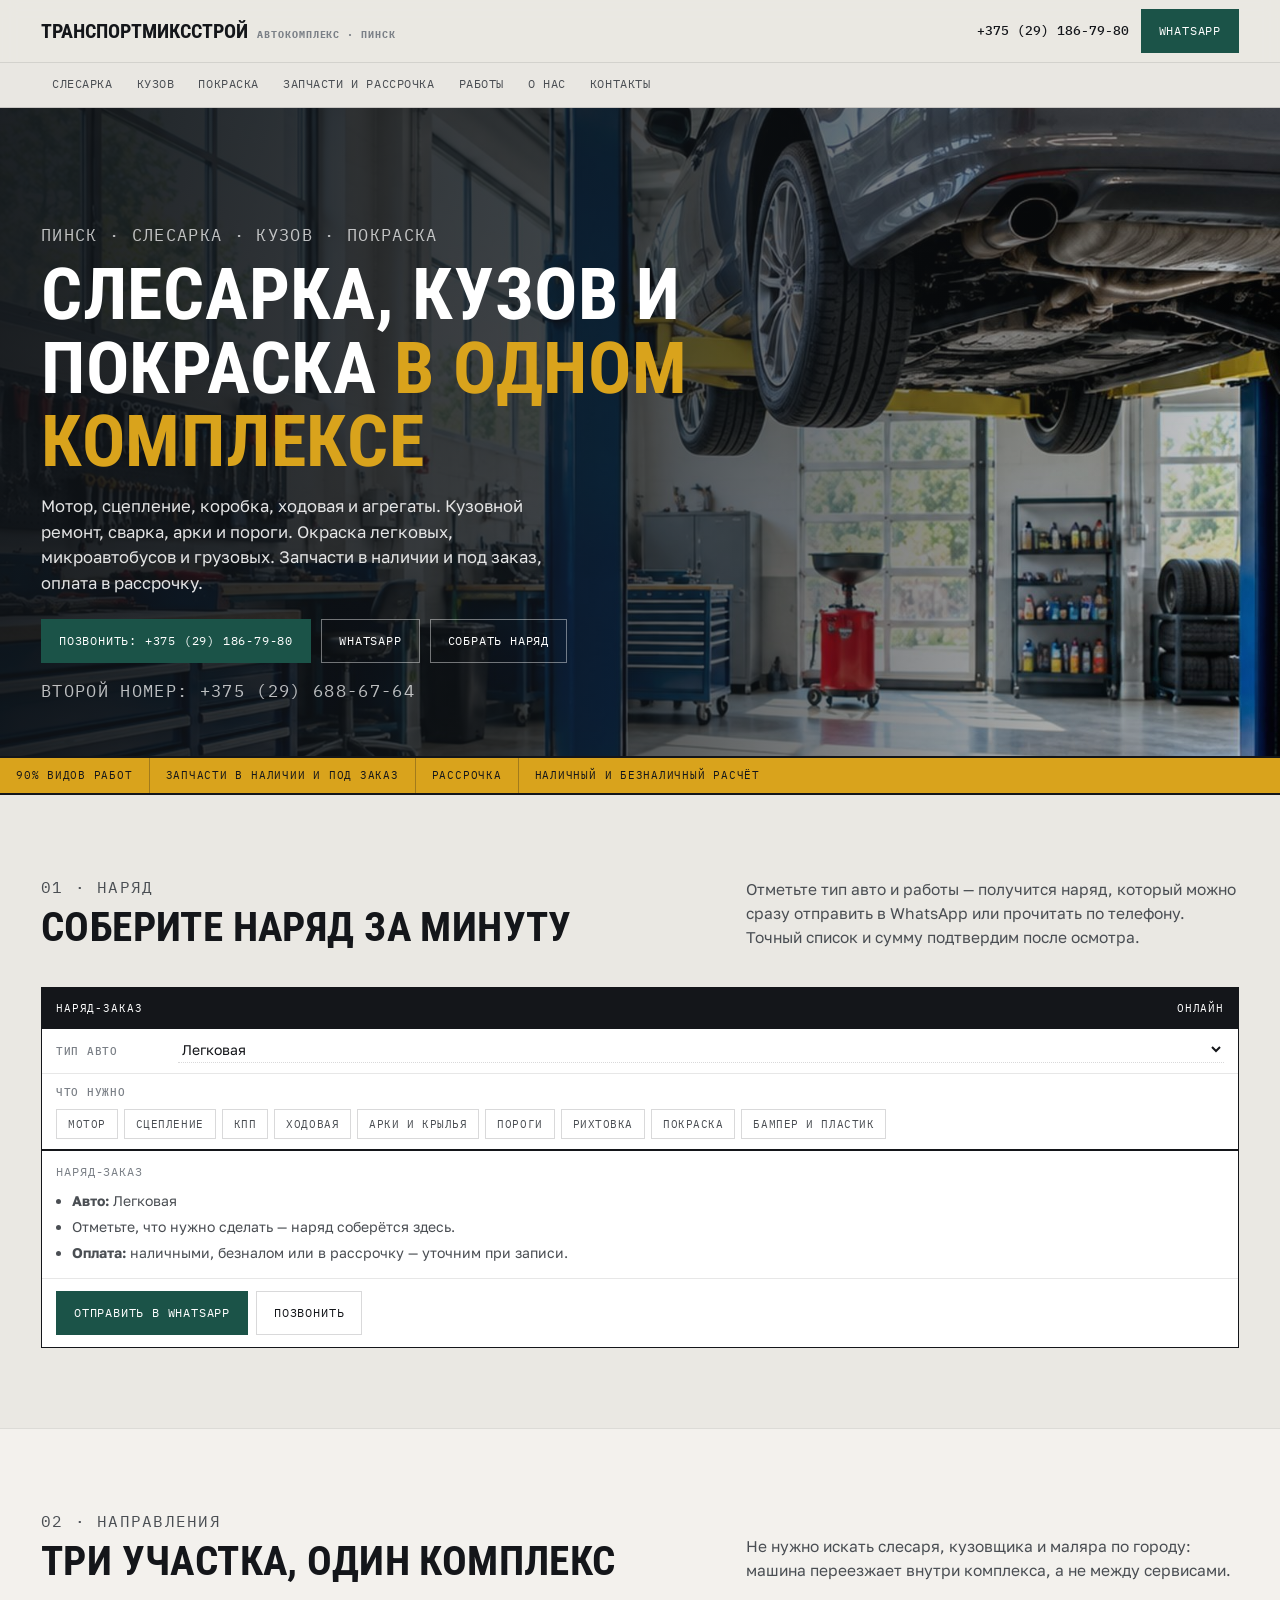
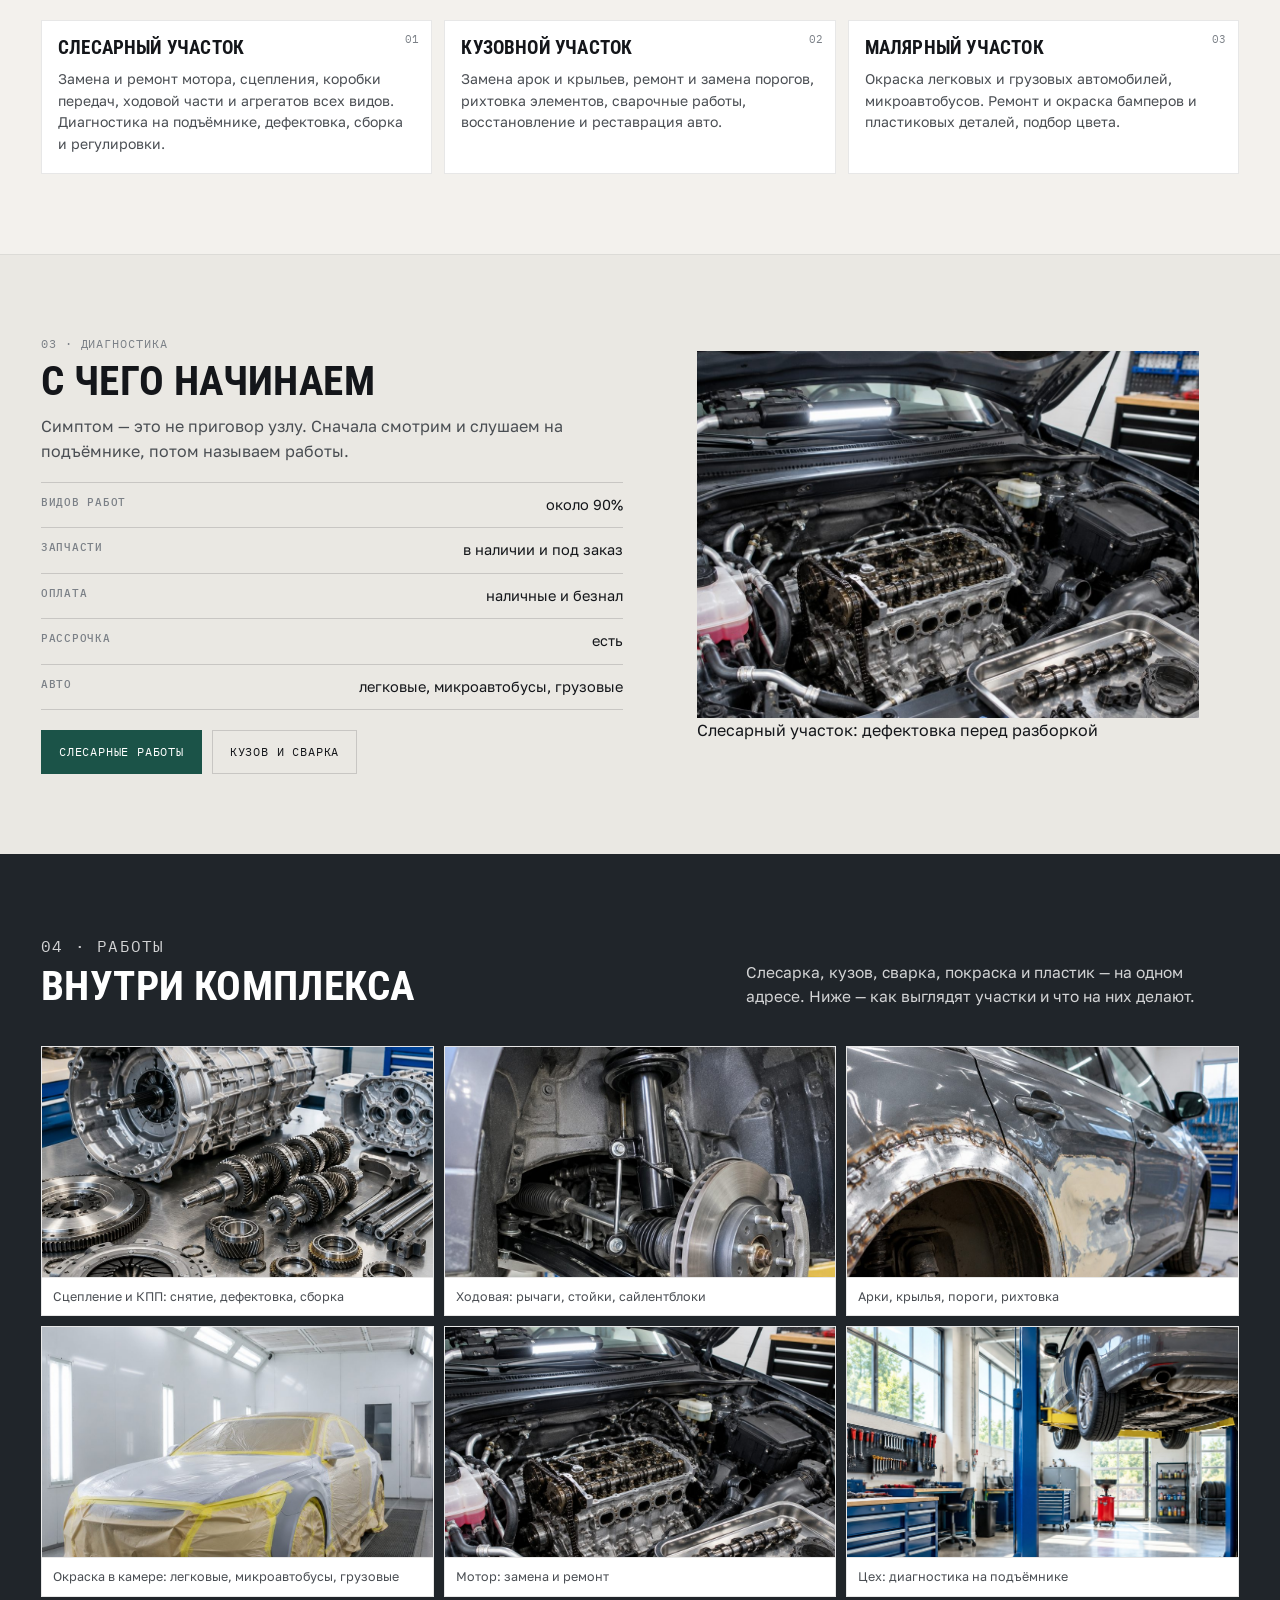
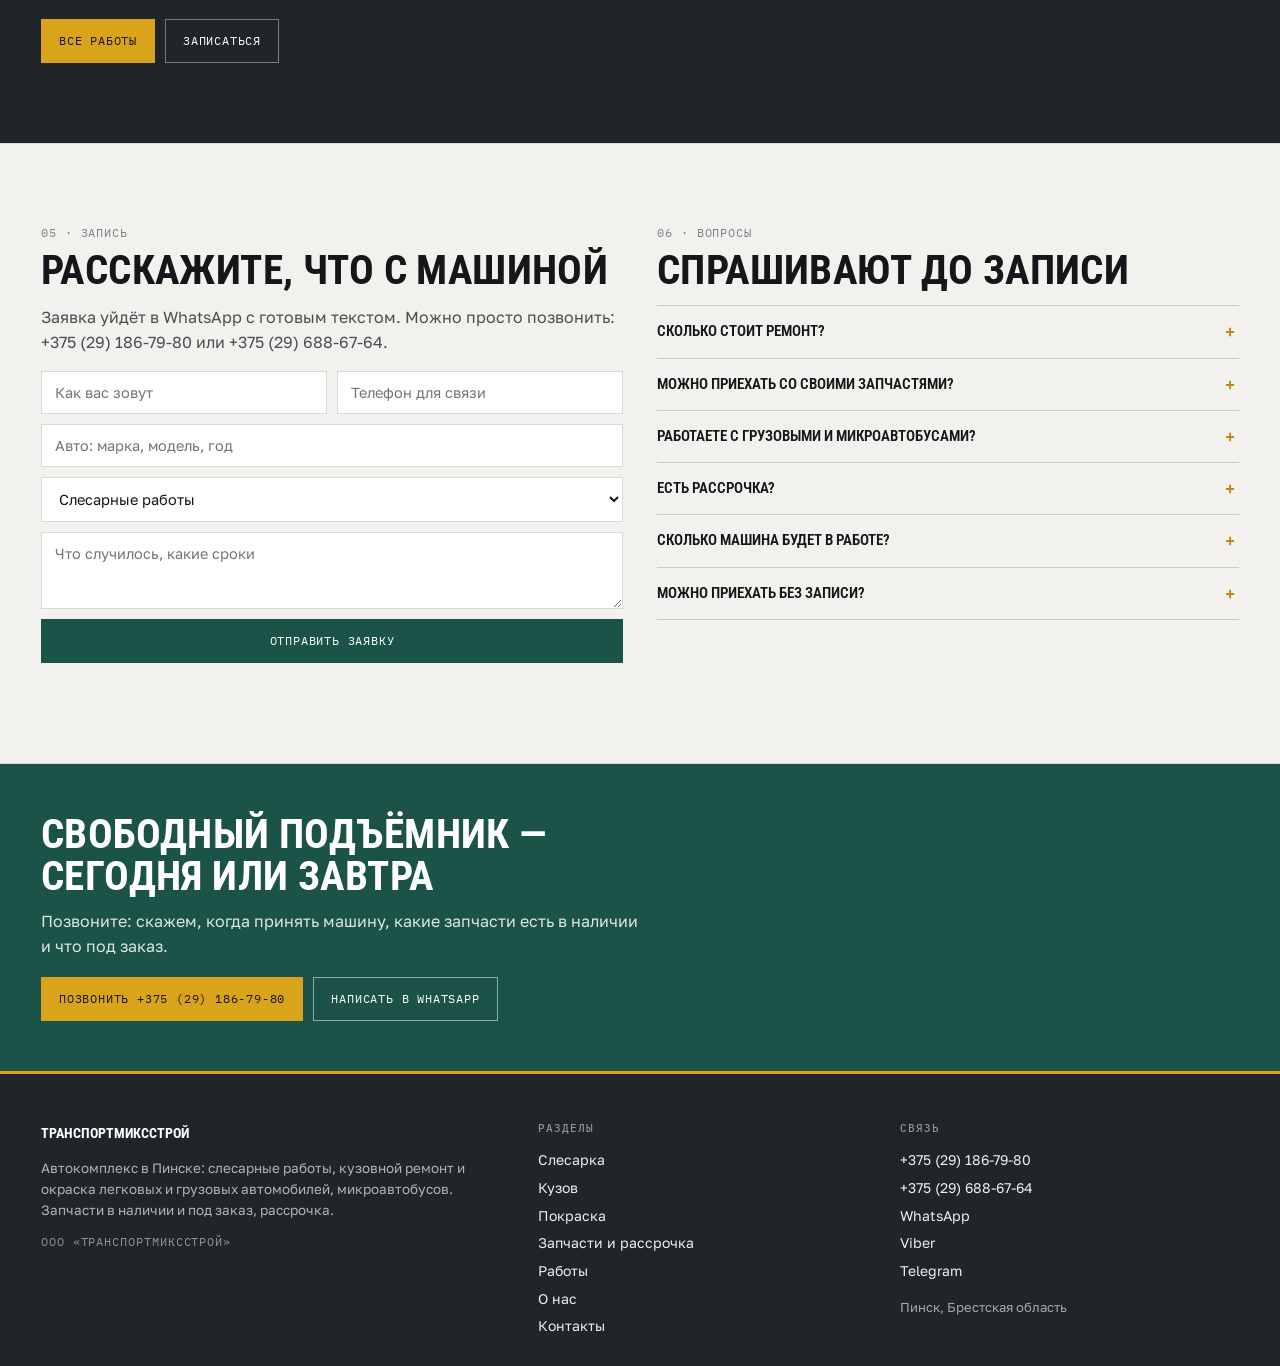
<file: index.html>
<!doctype html><html lang="ru"><head>
<meta charset="utf-8"><meta name="viewport" content="width=device-width,initial-scale=1">
<title>Автокомплекс в Пинске: слесарка, кузов, покраска — ТранспортМиксСтрой</title><meta name="description" content="Автокомплекс в Пинске: замена мотора, сцепления, КПП, ходовой и агрегатов, кузовной ремонт, сварка, окраска легковых и грузовых авто, микроавтобусов. Запчасти в наличии и под заказ, рассрочка. +375 (29) 186-79-80">
<meta property="og:title" content="Автокомплекс в Пинске: слесарка, кузов, покраска — ТранспортМиксСтрой"><meta property="og:description" content="Автокомплекс в Пинске: замена мотора, сцепления, КПП, ходовой и агрегатов, кузовной ремонт, сварка, окраска легковых и грузовых авто, микроавтобусов. Запчасти в наличии и под заказ, рассрочка. +375 (29) 186-79-80">
<meta property="og:type" content="website"><meta property="og:locale" content="ru_BY">
<link rel="icon" href="assets/img/favicon.svg" type="image/svg+xml">
<link rel="preconnect" href="https://fonts.googleapis.com"><link rel="preconnect" href="https://fonts.gstatic.com" crossorigin>
<link href="https://fonts.googleapis.com/css2?family=Roboto+Condensed:wght@400;700&family=Golos+Text:wght@400;500;600&family=IBM+Plex+Mono:wght@400;500&display=swap" rel="stylesheet">
<style>
:root{--paper:#EAE8E3;--paper2:#F3F1ED;--ink:#14161A;--ink2:#4A4E53;--ink3:#7B8087;
--line:rgba(20,22,26,.16);--line2:rgba(20,22,26,.10);--iron:#20252A;--iron2:#2C3238;
--teal:#1B5348;--lane:#D9A31C;--lane2:#C08B0E;
--f-d:'Roboto Condensed',Arial,sans-serif;--f-t:'Golos Text',Arial,sans-serif;--f-m:'IBM Plex Mono',monospace}
*{box-sizing:border-box}
html{-webkit-text-size-adjust:100%}
body{margin:0;background:var(--paper);color:var(--ink);font-family:var(--f-t);font-size:16px;line-height:1.55;overflow-x:hidden}
img{max-width:100%;display:block}
a{color:inherit;text-decoration:none}
h1,h2,h3{font-family:var(--f-d);text-transform:uppercase;letter-spacing:.01em;line-height:1.02;margin:0}
h1{font-size:clamp(2.1rem,5.6vw,4.6rem);font-weight:700}
h2{font-size:clamp(1.6rem,3.2vw,2.7rem);font-weight:700}
h3{font-size:clamp(1.02rem,1.5vw,1.24rem);font-weight:700;line-height:1.18}
p{margin:0}
.wrap{max-width:1280px;margin-inline:auto;padding-inline:clamp(16px,3.2vw,54px)}
.mono{font-family:var(--f-m);font-size:11.5px;letter-spacing:.08em;text-transform:uppercase;color:var(--ink3)}
.top{position:sticky;top:0;z-index:60;background:rgba(234,232,227,.97);backdrop-filter:blur(8px);border-bottom:1px solid var(--line)}
.top__row{display:flex;align-items:center;gap:12px;min-height:62px;min-width:0}
.brand{display:flex;align-items:baseline;gap:9px;font-family:var(--f-d);font-weight:700;font-size:20px;text-transform:uppercase;min-width:0;overflow:hidden;white-space:nowrap}
.brand b{font-weight:700}
.brand span{font-family:var(--f-m);font-size:9.5px;letter-spacing:.1em;color:var(--ink3);text-transform:uppercase}
.top__sp{flex:1;min-width:6px}
@media (max-width:560px){.brand span{display:none}.brand{font-size:17px}}
.tel{font-family:var(--f-m);font-size:12.5px;font-weight:500;color:var(--ink);white-space:nowrap}
.btn{display:inline-flex;align-items:center;justify-content:center;gap:8px;min-height:44px;padding:0 18px;border:0;cursor:pointer;font-family:var(--f-m);font-size:11.5px;letter-spacing:.07em;text-transform:uppercase;background:var(--ink);color:#fff;transition:.18s}
.btn:hover{background:var(--teal)}
.btn--teal{background:var(--teal)}.btn--teal:hover{background:var(--ink)}
.btn--ghost{background:transparent;color:var(--ink);box-shadow:inset 0 0 0 1px var(--line)}
.btn--ghost:hover{background:#fff;color:var(--ink)}
.burger{display:none;flex-direction:column;justify-content:center;gap:5px;width:42px;height:42px;background:transparent;border:1px solid var(--line);cursor:pointer;padding:0 11px;margin-left:auto}
.burger span{display:block;height:2px;background:var(--ink)}
.navbar{border-top:1px solid var(--line2);background:rgba(234,232,227,.98)}
.navbar__in{display:flex;align-items:center;gap:2px;overflow-x:auto;scrollbar-width:none;-ms-overflow-style:none}
.navbar__in::-webkit-scrollbar{display:none;height:0}
.navbar a{flex:none;font-family:var(--f-m);font-size:11.5px;letter-spacing:.05em;text-transform:uppercase;padding:12px 11px;white-space:nowrap;border-bottom:2px solid transparent;color:var(--ink2)}
.navbar a:hover{color:var(--ink);border-color:var(--lane)}
.navbar a[aria-current="page"]{color:var(--teal);border-color:var(--teal)}
.hero{position:relative;min-height:clamp(500px,72vh,740px);display:flex;align-items:flex-end;color:#fff;overflow:hidden;background:var(--iron)}
.hero__bg{position:absolute;inset:0;width:100%;height:100%;object-fit:cover}
.hero__scrim{position:absolute;inset:0;background:linear-gradient(96deg,rgba(14,18,22,.94) 0%,rgba(14,18,22,.78) 46%,rgba(14,18,22,.16) 100%)}
.hero__in{position:relative;padding:clamp(26px,4vw,58px) 0 clamp(30px,4vw,52px);width:100%}
.hero h1{color:#fff;max-width:20ch;margin:10px 0 16px}
.hero h1 em{font-style:normal;color:var(--lane)}
.hero p{color:rgba(255,255,255,.88);max-width:52ch;font-size:clamp(14.5px,1.3vw,17px)}
.hero .cta{display:flex;flex-wrap:wrap;gap:10px;margin-top:22px}
.hero .btn--ghost{color:#fff;box-shadow:inset 0 0 0 1px rgba(255,255,255,.42)}
.hero .btn--ghost:hover{background:rgba(255,255,255,.12);color:#fff}
.hero .mono{color:rgba(255,255,255,.72)}
.sec{padding:clamp(40px,6.4vw,80px) 0}
.sec--paper2{background:var(--paper2);border-top:1px solid var(--line2);border-bottom:1px solid var(--line2)}
.sec--iron{background:var(--iron);color:#fff}
.sec--iron .mono{color:rgba(255,255,255,.6)}
.sec--iron h2{color:#fff}
.shead{display:grid;grid-template-columns:1.15fr .85fr;gap:clamp(16px,3vw,44px);align-items:end;margin-bottom:clamp(22px,3vw,38px)}
@media (max-width:900px){.shead{grid-template-columns:1fr}}
.shead p{color:var(--ink2);font-size:15.5px}
.sec--iron .shead p{color:rgba(255,255,255,.8)}
.fbar{display:flex;flex-wrap:wrap;gap:8px;margin-top:18px}
.chip{font-family:var(--f-m);font-size:11px;letter-spacing:.05em;text-transform:uppercase;padding:7px 11px;border:1px solid var(--line);color:var(--ink2);background:#fff;cursor:pointer}
.chip[aria-pressed="true"]{background:var(--ink);color:#fff;border-color:var(--ink)}
.shots{display:grid;grid-template-columns:repeat(3,minmax(0,1fr));gap:10px}
@media (max-width:860px){.shots{grid-template-columns:repeat(2,minmax(0,1fr))}}
@media (max-width:520px){.shots{grid-template-columns:1fr}}
.shots figure{margin:0;background:#fff;border:1px solid var(--line2)}
.shots img{width:100%;height:230px;object-fit:cover}
.shots figcaption{font-size:12.5px;color:var(--ink2);padding:9px 11px;border-top:1px solid var(--line2)}
.lead{display:grid;grid-template-columns:1.05fr .95fr;gap:clamp(14px,3vw,32px);align-items:start}
@media (max-width:940px){.lead{grid-template-columns:1fr}}
.lead figure{margin:0}
.lead img{width:100%;height:clamp(240px,32vw,420px);object-fit:cover}
.lead figcaption{font-family:var(--f-m);font-size:10.5px;color:var(--ink3);padding-top:8px;text-transform:uppercase;letter-spacing:.06em}
.acc{border-top:1px solid var(--line)}
.acc details{border-bottom:1px solid var(--line)}
.acc summary{cursor:pointer;padding:14px 30px 14px 0;font-family:var(--f-d);text-transform:uppercase;font-size:15px;font-weight:600;position:relative;list-style:none}
.acc summary::-webkit-details-marker{display:none}
.acc summary::after{content:"+";position:absolute;right:4px;top:11px;font-family:var(--f-m);font-size:17px;color:var(--lane2)}
.acc details[open] summary::after{content:"–"}
.acc p{padding:0 0 16px;color:var(--ink2);font-size:14.5px;max-width:78ch}
.form{display:grid;gap:10px}
.form input,.form select,.form textarea{width:100%;min-width:0;font-family:var(--f-t);font-size:14.5px;padding:12px 13px;border:1px solid var(--line);background:#fff;color:var(--ink)}
.form input:focus,.form select:focus,.form textarea:focus{outline:2px solid var(--teal);outline-offset:1px}
.formrow{display:grid;grid-template-columns:1fr 1fr;gap:10px}
@media (max-width:520px){.formrow{grid-template-columns:1fr}}
.formout{margin:10px 0 0;font-size:13.5px;color:var(--teal)}
.fbar{position:fixed;left:0;right:0;bottom:0;z-index:70;display:none;grid-template-columns:repeat(4,1fr);background:var(--iron);padding:6px;gap:4px}
.fbar a{display:flex;align-items:center;justify-content:center;gap:6px;padding:9px 4px;color:#fff;font-family:var(--f-m);font-size:10.5px;letter-spacing:.04em;border-radius:2px;text-transform:uppercase}
.fbar a.call{background:var(--lane);color:#14161A;font-weight:600}
.fbar a.wa{background:#1F7A5C}.fbar a.vb{background:#5B4BA8}.fbar a.tg{background:#2A6EA8}
@media (max-width:859px){.fbar{display:grid}body{padding-bottom:58px}.top .tel{display:none}.burger{display:flex}}
[hidden]{display:none!important}
footer{background:var(--iron);color:rgba(255,255,255,.8);padding:clamp(28px,4vw,46px) 0 26px;border-top:3px solid var(--lane)}
footer a{color:rgba(255,255,255,.92)}
.fgrid{display:grid;grid-template-columns:1.4fr 1fr 1fr;gap:22px}
@media (max-width:820px){.fgrid{grid-template-columns:1fr}}
.fgrid h4{font-family:var(--f-m);font-size:10.5px;letter-spacing:.1em;text-transform:uppercase;color:rgba(255,255,255,.5);margin:0 0 10px;font-weight:500}
.fgrid a{display:block;font-size:14px;padding:3px 0}
</style>
<link rel="stylesheet" href="assets/css/site.v1.css">
</head><body>
<header class="top">
  <div class="wrap top__row">
    <a class="brand" href="index.html"><b>ТранспортМиксСтрой</b><span>автокомплекс · Пинск</span></a>
    <span class="top__sp"></span>
    <a class="tel" href="tel:+375291867980">+375 (29) 186-79-80</a>
    <a class="btn btn--teal" href="https://wa.me/375291867980" target="_blank" rel="noopener" id="topCta">WhatsApp</a>
    <button class="burger" id="burger" aria-label="Меню" aria-expanded="false" aria-controls="drawer"><span></span><span></span><span></span></button>
  </div>
  <nav class="navbar" aria-label="Страницы сайта"><div class="wrap navbar__in"><a href="slesarka.html">Слесарка</a><a href="kuzov.html">Кузов</a><a href="pokraska.html">Покраска</a><a href="zapchasti.html">Запчасти и рассрочка</a><a href="raboty.html">Работы</a><a href="o-kompanii.html">О нас</a><a href="kontakty.html">Контакты</a></div></nav>
</header>
<div class="drawer" id="drawer" hidden role="dialog" aria-modal="true" aria-label="Меню">
  <div class="drawer__bg" data-close></div>
  <div class="drawer__inner">
    <div class="drawer__top"><span class="mono">Меню</span><button class="drawer__close" id="drawerClose" aria-label="Закрыть">×</button></div>
    <nav class="drawer__nav"><a class="dl" href="slesarka.html">Слесарка</a><a class="dl" href="kuzov.html">Кузов</a><a class="dl" href="pokraska.html">Покраска</a><a class="dl" href="zapchasti.html">Запчасти и рассрочка</a><a class="dl" href="raboty.html">Работы</a><a class="dl" href="o-kompanii.html">О нас</a><a class="dl" href="kontakty.html">Контакты</a><a class="dl" href="politika.html">Политика</a></nav>
    <div class="drawer__foot"><a class="btn btn--teal" href="tel:+375291867980">Позвонить +375 (29) 186-79-80</a><a class="btn btn--ghost" href="https://wa.me/375291867980" target="_blank" rel="noopener">WhatsApp</a></div>
  </div>
</div>

<main>
<section class="hero">
  <img class="hero__bg" src="assets/img/hero.jpg" alt="Цех автокомплекса в Пинске: автомобиль на подъёмнике">
  <div class="hero__scrim"></div>
  <div class="hero__in"><div class="wrap">
    <p class="mono">Пинск · слесарка · кузов · покраска</p>
    <h1>Слесарка, кузов и покраска <em>в одном комплексе</em></h1>
    <p>Мотор, сцепление, коробка, ходовая и агрегаты. Кузовной ремонт, сварка, арки и пороги. Окраска легковых, микроавтобусов и грузовых. Запчасти в наличии и под заказ, оплата в рассрочку.</p>
    <div class="cta"><a class="btn btn--teal" href="tel:+375291867980">Позвонить: +375 (29) 186-79-80</a><a class="btn btn--ghost" href="https://wa.me/375291867980" target="_blank" rel="noopener">WhatsApp</a><a class="btn btn--ghost" href="#naryad-sec">Собрать наряд</a></div>
    <p class="mono" style="margin-top:16px">Второй номер: +375 (29) 688-67-64</p>
  </div></div>
</section>
<div class="strip"><span>90% видов работ</span><span>Запчасти в наличии и под заказ</span><span>Рассрочка</span><span>Наличный и безналичный расчёт</span></div>
<section class="sec" id="naryad-sec"><div class="wrap">
  <div class="shead"><div><p class="mono" style="margin-bottom:8px">01 · Наряд</p><h2>Соберите наряд за минуту</h2></div>
  <p>Отметьте тип авто и работы — получится наряд, который можно сразу отправить в WhatsApp или прочитать по телефону. Точный список и сумму подтвердим после осмотра.</p></div>
  <div class="naryad" id="naryad"><div class="naryad__head"><span>Наряд-заказ</span><span>онлайн</span></div><div class="naryad__body"><div class="nrow"><b>Тип авто</b><span><select id="n-type" style="width:100%;border:0;background:transparent;font-family:var(--f-t);font-size:14px;color:var(--ink)"><option>Легковая</option><option>Микроавтобус</option><option>Грузовик</option></select></span></div><div class="nrow" style="display:block"><b style="display:block;width:auto;margin-bottom:8px">Что нужно</b><div class="needchips"><button class="chip" type="button" data-need="Мотор" aria-pressed="false">Мотор</button><button class="chip" type="button" data-need="Сцепление" aria-pressed="false">Сцепление</button><button class="chip" type="button" data-need="КПП" aria-pressed="false">КПП</button><button class="chip" type="button" data-need="Ходовая" aria-pressed="false">Ходовая</button><button class="chip" type="button" data-need="Арки и крылья" aria-pressed="false">Арки и крылья</button><button class="chip" type="button" data-need="Пороги" aria-pressed="false">Пороги</button><button class="chip" type="button" data-need="Рихтовка" aria-pressed="false">Рихтовка</button><button class="chip" type="button" data-need="Покраска" aria-pressed="false">Покраска</button><button class="chip" type="button" data-need="Бампер и пластик" aria-pressed="false">Бампер и пластик</button></div></div></div><div class="naryad__out" id="n-out"></div><div style="padding:12px 14px;border-top:1px solid var(--line2);display:flex;flex-wrap:wrap;gap:8px"><a class="btn btn--teal" id="n-wa" href="https://wa.me/375291867980" target="_blank" rel="noopener">Отправить в WhatsApp</a><a class="btn btn--ghost" href="tel:+375291867980">Позвонить</a></div></div>
</div></section>
<section class="sec sec--paper2"><div class="wrap">
  <div class="shead"><div><p class="mono" style="margin-bottom:8px">02 · Направления</p><h2>Три участка, один комплекс</h2></div>
  <p>Не нужно искать слесаря, кузовщика и маляра по городу: машина переезжает внутри комплекса, а не между сервисами.</p></div>
  <div class="cards">
    <div class="card"><span class="num">01</span><h3>Слесарный участок</h3><p>Замена и ремонт мотора, сцепления, коробки передач, ходовой части и агрегатов всех видов. Диагностика на подъёмнике, дефектовка, сборка и регулировки.</p></div>
    <div class="card"><span class="num">02</span><h3>Кузовной участок</h3><p>Замена арок и крыльев, ремонт и замена порогов, рихтовка элементов, сварочные работы, восстановление и реставрация авто.</p></div>
    <div class="card"><span class="num">03</span><h3>Малярный участок</h3><p>Окраска легковых и грузовых автомобилей, микроавтобусов. Ремонт и окраска бамперов и пластиковых деталей, подбор цвета.</p></div>
  </div>
</div></section>
<section class="sec"><div class="wrap two">
  <div>
    <p class="mono" style="margin-bottom:8px">03 · Диагностика</p>
    <h2>С чего начинаем</h2>
    <p style="margin-top:12px;color:var(--ink2)">Симптом — это не приговор узлу. Сначала смотрим и слушаем на подъёмнике, потом называем работы.</p>
    <div class="facts" style="margin-top:18px">
      <div><b>Видов работ</b><span>около 90%</span></div>
      <div><b>Запчасти</b><span>в наличии и под заказ</span></div>
      <div><b>Оплата</b><span>наличные и безнал</span></div>
      <div><b>Рассрочка</b><span>есть</span></div>
      <div><b>Авто</b><span>легковые, микроавтобусы, грузовые</span></div>
    </div>
    <div class="cta" style="display:flex;flex-wrap:wrap;gap:10px;margin-top:20px"><a class="btn btn--teal" href="slesarka.html">Слесарные работы</a><a class="btn btn--ghost" href="kuzov.html">Кузов и сварка</a></div>
  </div>
  <figure><img src="assets/img/engine.jpg" alt="Ремонт двигателя в цехе"><figcaption>Слесарный участок: дефектовка перед разборкой</figcaption></figure>
</div></section>
<section class="sec sec--iron"><div class="wrap">
  <div class="shead"><div><p class="mono" style="margin-bottom:8px">04 · Работы</p><h2>Внутри комплекса</h2></div>
  <p>Слесарка, кузов, сварка, покраска и пластик — на одном адресе. Ниже — как выглядят участки и что на них делают.</p></div>
  <div class="shots">
    <figure><img src="assets/img/gearbox.jpg" alt="Коробка передач и сцепление на верстаке"><figcaption>Сцепление и КПП: снятие, дефектовка, сборка</figcaption></figure>
    <figure><img src="assets/img/susp.jpg" alt="Ремонт ходовой части автомобиля"><figcaption>Ходовая: рычаги, стойки, сайлентблоки</figcaption></figure>
    <figure><img src="assets/img/body.jpg" alt="Кузовной ремонт: арка и рихтовка двери"><figcaption>Арки, крылья, пороги, рихтовка</figcaption></figure>
    <figure><img src="assets/img/paint.jpg" alt="Малярная камера"><figcaption>Окраска в камере: легковые, микроавтобусы, грузовые</figcaption></figure>
    <figure><img src="assets/img/engine.jpg" alt="Ремонт двигателя"><figcaption>Мотор: замена и ремонт</figcaption></figure>
    <figure><img src="assets/img/hero.jpg" alt="Цех с подъёмником"><figcaption>Цех: диагностика на подъёмнике</figcaption></figure>
  </div>
  <div class="cta" style="display:flex;flex-wrap:wrap;gap:10px;margin-top:22px"><a class="btn" style="background:var(--lane);color:#14161A" href="raboty.html">Все работы</a><a class="btn btn--ghost" style="color:#fff;box-shadow:inset 0 0 0 1px rgba(255,255,255,.4)" href="kontakty.html">Записаться</a></div>
</div></section>
<section class="sec sec--paper2"><div class="wrap two">
  <div><p class="mono" style="margin-bottom:8px">05 · Запись</p><h2 style="margin-bottom:14px">Расскажите, что с машиной</h2>
  <p style="color:var(--ink2);margin-bottom:16px">Заявка уйдёт в WhatsApp с готовым текстом. Можно просто позвонить: +375 (29) 186-79-80 или +375 (29) 688-67-64.</p>
  <form class="form" id="z-form"><div class="formrow"><input id="z-name" placeholder="Как вас зовут" required><input id="z-tel" placeholder="Телефон для связи" inputmode="tel" required></div><input id="z-car" placeholder="Авто: марка, модель, год"><select id="z-what"><option>Слесарные работы</option><option>Кузовной ремонт</option><option>Покраска</option><option>Запчасти</option><option>Не знаю, нужна диагностика</option></select><textarea id="z-note" rows="3" placeholder="Что случилось, какие сроки"></textarea><button class="btn btn--teal" type="submit">Отправить заявку</button><p class="formout" id="z-out"></p></form></div>
  <div><p class="mono" style="margin-bottom:8px">06 · Вопросы</p><h2 style="margin-bottom:14px">Спрашивают до записи</h2><div class="acc"><details><summary>Сколько стоит ремонт?</summary><p>Считаем после осмотра и дефектовки: цена зависит от узла, состояния крепежа и того, какие запчасти нужны. По телефону назовём вилку по типовой работе, точную сумму — после того как машина на подъёмнике.</p></details><details><summary>Можно приехать со своими запчастями?</summary><p>Да. Но тогда гарантия идёт на работу, а не на деталь: если причина в запчасти, переделывать придётся заново. Есть запчасти в наличии и под заказ — скажем, когда будет нужная.</p></details><details><summary>Работаете с грузовыми и микроавтобусами?</summary><p>Да, слесарные, кузовные и малярные работы делаем для легковых, микроавтобусов и грузовых автомобилей.</p></details><details><summary>Есть рассрочка?</summary><p>Да, оплату можно разбить. Условия обсуждаем при записи, вместе со сроком работ.</p></details><details><summary>Сколько машина будет в работе?</summary><p>Зависит от работ: ходовую и ТО закрываем в день обращения, кузов и покраска занимают дольше. Срок называем после осмотра, чтобы не менять его потом.</p></details><details><summary>Можно приехать без записи?</summary><p>Лучше позвонить заранее: подъёмник и малярный участок загружены, без записи можно простоять. По телефону сразу скажем, когда принять.</p></details></div></div>
</div></section>
<section class="cta-band"><div class="wrap">
  <h2>Свободный подъёмник — сегодня или завтра</h2>
  <p style="margin-top:12px;color:rgba(255,255,255,.85);max-width:60ch">Позвоните: скажем, когда принять машину, какие запчасти есть в наличии и что под заказ.</p>
  <div class="cta"><a class="btn" href="tel:+375291867980">Позвонить +375 (29) 186-79-80</a><a class="btn btn--ghost" href="https://wa.me/375291867980" target="_blank" rel="noopener">Написать в WhatsApp</a></div>
</div></section>
</main><footer><div class="wrap fgrid">
<div><a class="brand" href="index.html" style="color:#fff"><b>ТранспортМиксСтрой</b></a>
<p style="margin:10px 0 0;font-size:13.5px;color:rgba(255,255,255,.65)">Автокомплекс в Пинске: слесарные работы, кузовной ремонт и окраска легковых и грузовых автомобилей, микроавтобусов. Запчасти в наличии и под заказ, рассрочка.</p>
<p class="mono" style="margin:12px 0 0;color:rgba(255,255,255,.5)">ООО «ТранспортМиксСтрой»</p></div>
<div><h4>Разделы</h4><a href="slesarka.html">Слесарка</a><a href="kuzov.html">Кузов</a><a href="pokraska.html">Покраска</a><a href="zapchasti.html">Запчасти и рассрочка</a><a href="raboty.html">Работы</a><a href="o-kompanii.html">О нас</a><a href="kontakty.html">Контакты</a></div>
<div><h4>Связь</h4><a href="tel:+375291867980">+375 (29) 186-79-80</a><a href="tel:+375296886764">+375 (29) 688-67-64</a><a href="https://wa.me/375291867980" target="_blank" rel="noopener">WhatsApp</a><a href="viber://chat?number=%2B375291867980">Viber</a><a href="https://t.me/+375291867980">Telegram</a>
<p style="margin:12px 0 0;font-size:13px;color:rgba(255,255,255,.6)">Пинск, Брестская область</p></div>
</div></footer>
<div class="fbar"><a class="call" href="tel:+375291867980">Позвонить</a><a class="wa" href="https://wa.me/375291867980" target="_blank" rel="noopener">WhatsApp</a><a class="vb" href="viber://chat?number=%2B375291867980">Viber</a><a class="tg" href="https://t.me/+375291867980">Telegram</a></div>
<script src="assets/js/main.v1.js"></script>
</body></html>
</file>
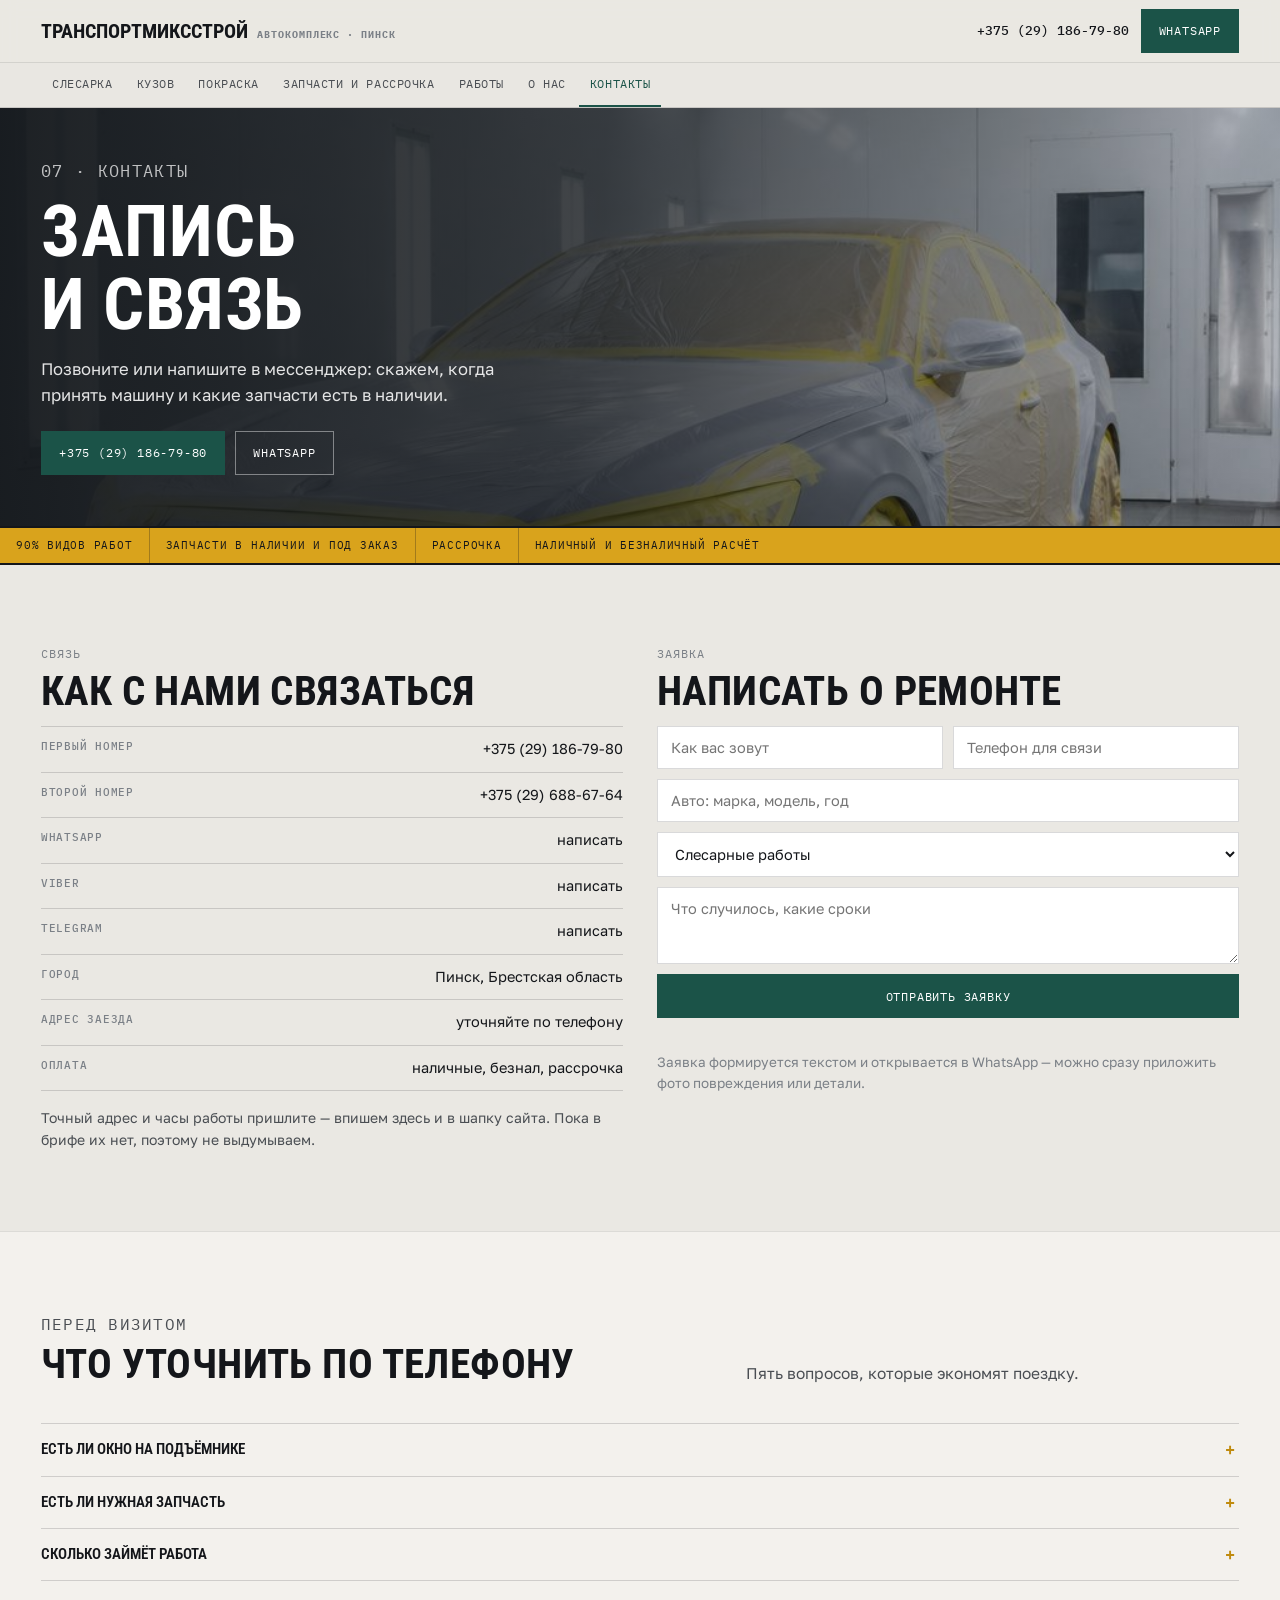
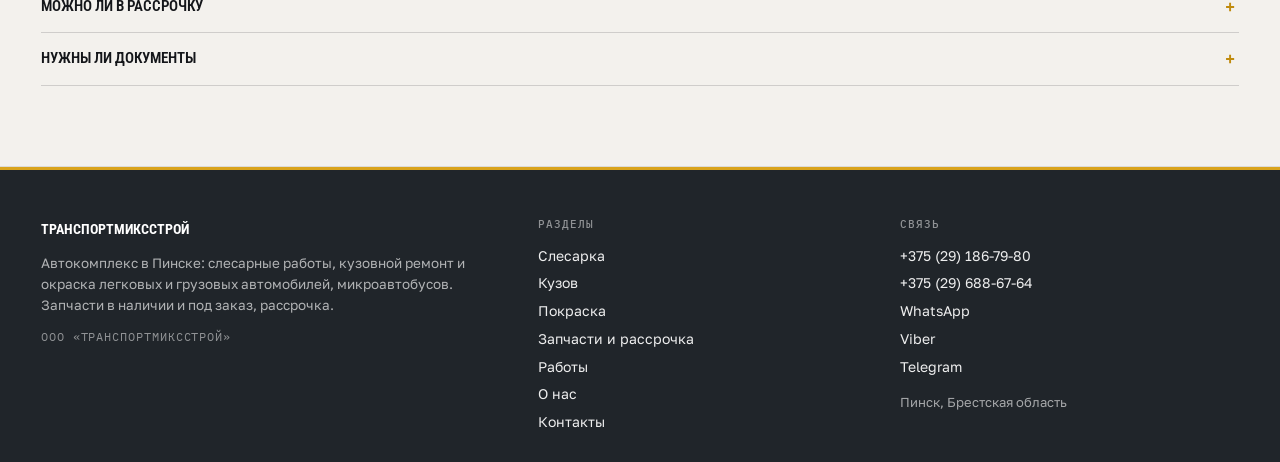
<file: kontakty.html>
<!doctype html><html lang="ru"><head>
<meta charset="utf-8"><meta name="viewport" content="width=device-width,initial-scale=1">
<title>Контакты и запись — автокомплекс в Пинске | ТранспортМиксСтрой</title><meta name="description" content="Контакты автокомплекса ТранспортМиксСтрой в Пинске: телефоны +375 (29) 186-79-80 и +375 (29) 688-67-64, WhatsApp, Viber, Telegram. Запись на слесарный ремонт, кузовные работы и покраску.">
<meta property="og:title" content="Контакты и запись — автокомплекс в Пинске | ТранспортМиксСтрой"><meta property="og:description" content="Контакты автокомплекса ТранспортМиксСтрой в Пинске: телефоны +375 (29) 186-79-80 и +375 (29) 688-67-64, WhatsApp, Viber, Telegram. Запись на слесарный ремонт, кузовные работы и покраску.">
<meta property="og:type" content="website"><meta property="og:locale" content="ru_BY">
<link rel="icon" href="assets/img/favicon.svg" type="image/svg+xml">
<link rel="preconnect" href="https://fonts.googleapis.com"><link rel="preconnect" href="https://fonts.gstatic.com" crossorigin>
<link href="https://fonts.googleapis.com/css2?family=Roboto+Condensed:wght@400;700&family=Golos+Text:wght@400;500;600&family=IBM+Plex+Mono:wght@400;500&display=swap" rel="stylesheet">
<style>
:root{--paper:#EAE8E3;--paper2:#F3F1ED;--ink:#14161A;--ink2:#4A4E53;--ink3:#7B8087;
--line:rgba(20,22,26,.16);--line2:rgba(20,22,26,.10);--iron:#20252A;--iron2:#2C3238;
--teal:#1B5348;--lane:#D9A31C;--lane2:#C08B0E;
--f-d:'Roboto Condensed',Arial,sans-serif;--f-t:'Golos Text',Arial,sans-serif;--f-m:'IBM Plex Mono',monospace}
*{box-sizing:border-box}
html{-webkit-text-size-adjust:100%}
body{margin:0;background:var(--paper);color:var(--ink);font-family:var(--f-t);font-size:16px;line-height:1.55;overflow-x:hidden}
img{max-width:100%;display:block}
a{color:inherit;text-decoration:none}
h1,h2,h3{font-family:var(--f-d);text-transform:uppercase;letter-spacing:.01em;line-height:1.02;margin:0}
h1{font-size:clamp(2.1rem,5.6vw,4.6rem);font-weight:700}
h2{font-size:clamp(1.6rem,3.2vw,2.7rem);font-weight:700}
h3{font-size:clamp(1.02rem,1.5vw,1.24rem);font-weight:700;line-height:1.18}
p{margin:0}
.wrap{max-width:1280px;margin-inline:auto;padding-inline:clamp(16px,3.2vw,54px)}
.mono{font-family:var(--f-m);font-size:11.5px;letter-spacing:.08em;text-transform:uppercase;color:var(--ink3)}
.top{position:sticky;top:0;z-index:60;background:rgba(234,232,227,.97);backdrop-filter:blur(8px);border-bottom:1px solid var(--line)}
.top__row{display:flex;align-items:center;gap:12px;min-height:62px;min-width:0}
.brand{display:flex;align-items:baseline;gap:9px;font-family:var(--f-d);font-weight:700;font-size:20px;text-transform:uppercase;min-width:0;overflow:hidden;white-space:nowrap}
.brand b{font-weight:700}
.brand span{font-family:var(--f-m);font-size:9.5px;letter-spacing:.1em;color:var(--ink3);text-transform:uppercase}
.top__sp{flex:1;min-width:6px}
@media (max-width:560px){.brand span{display:none}.brand{font-size:17px}}
.tel{font-family:var(--f-m);font-size:12.5px;font-weight:500;color:var(--ink);white-space:nowrap}
.btn{display:inline-flex;align-items:center;justify-content:center;gap:8px;min-height:44px;padding:0 18px;border:0;cursor:pointer;font-family:var(--f-m);font-size:11.5px;letter-spacing:.07em;text-transform:uppercase;background:var(--ink);color:#fff;transition:.18s}
.btn:hover{background:var(--teal)}
.btn--teal{background:var(--teal)}.btn--teal:hover{background:var(--ink)}
.btn--ghost{background:transparent;color:var(--ink);box-shadow:inset 0 0 0 1px var(--line)}
.btn--ghost:hover{background:#fff;color:var(--ink)}
.burger{display:none;flex-direction:column;justify-content:center;gap:5px;width:42px;height:42px;background:transparent;border:1px solid var(--line);cursor:pointer;padding:0 11px;margin-left:auto}
.burger span{display:block;height:2px;background:var(--ink)}
.navbar{border-top:1px solid var(--line2);background:rgba(234,232,227,.98)}
.navbar__in{display:flex;align-items:center;gap:2px;overflow-x:auto;scrollbar-width:none;-ms-overflow-style:none}
.navbar__in::-webkit-scrollbar{display:none;height:0}
.navbar a{flex:none;font-family:var(--f-m);font-size:11.5px;letter-spacing:.05em;text-transform:uppercase;padding:12px 11px;white-space:nowrap;border-bottom:2px solid transparent;color:var(--ink2)}
.navbar a:hover{color:var(--ink);border-color:var(--lane)}
.navbar a[aria-current="page"]{color:var(--teal);border-color:var(--teal)}
.hero{position:relative;min-height:clamp(500px,72vh,740px);display:flex;align-items:flex-end;color:#fff;overflow:hidden;background:var(--iron)}
.hero__bg{position:absolute;inset:0;width:100%;height:100%;object-fit:cover}
.hero__scrim{position:absolute;inset:0;background:linear-gradient(96deg,rgba(14,18,22,.94) 0%,rgba(14,18,22,.78) 46%,rgba(14,18,22,.16) 100%)}
.hero__in{position:relative;padding:clamp(26px,4vw,58px) 0 clamp(30px,4vw,52px);width:100%}
.hero h1{color:#fff;max-width:20ch;margin:10px 0 16px}
.hero h1 em{font-style:normal;color:var(--lane)}
.hero p{color:rgba(255,255,255,.88);max-width:52ch;font-size:clamp(14.5px,1.3vw,17px)}
.hero .cta{display:flex;flex-wrap:wrap;gap:10px;margin-top:22px}
.hero .btn--ghost{color:#fff;box-shadow:inset 0 0 0 1px rgba(255,255,255,.42)}
.hero .btn--ghost:hover{background:rgba(255,255,255,.12);color:#fff}
.hero .mono{color:rgba(255,255,255,.72)}
.sec{padding:clamp(40px,6.4vw,80px) 0}
.sec--paper2{background:var(--paper2);border-top:1px solid var(--line2);border-bottom:1px solid var(--line2)}
.sec--iron{background:var(--iron);color:#fff}
.sec--iron .mono{color:rgba(255,255,255,.6)}
.sec--iron h2{color:#fff}
.shead{display:grid;grid-template-columns:1.15fr .85fr;gap:clamp(16px,3vw,44px);align-items:end;margin-bottom:clamp(22px,3vw,38px)}
@media (max-width:900px){.shead{grid-template-columns:1fr}}
.shead p{color:var(--ink2);font-size:15.5px}
.sec--iron .shead p{color:rgba(255,255,255,.8)}
.fbar{display:flex;flex-wrap:wrap;gap:8px;margin-top:18px}
.chip{font-family:var(--f-m);font-size:11px;letter-spacing:.05em;text-transform:uppercase;padding:7px 11px;border:1px solid var(--line);color:var(--ink2);background:#fff;cursor:pointer}
.chip[aria-pressed="true"]{background:var(--ink);color:#fff;border-color:var(--ink)}
.shots{display:grid;grid-template-columns:repeat(3,minmax(0,1fr));gap:10px}
@media (max-width:860px){.shots{grid-template-columns:repeat(2,minmax(0,1fr))}}
@media (max-width:520px){.shots{grid-template-columns:1fr}}
.shots figure{margin:0;background:#fff;border:1px solid var(--line2)}
.shots img{width:100%;height:230px;object-fit:cover}
.shots figcaption{font-size:12.5px;color:var(--ink2);padding:9px 11px;border-top:1px solid var(--line2)}
.lead{display:grid;grid-template-columns:1.05fr .95fr;gap:clamp(14px,3vw,32px);align-items:start}
@media (max-width:940px){.lead{grid-template-columns:1fr}}
.lead figure{margin:0}
.lead img{width:100%;height:clamp(240px,32vw,420px);object-fit:cover}
.lead figcaption{font-family:var(--f-m);font-size:10.5px;color:var(--ink3);padding-top:8px;text-transform:uppercase;letter-spacing:.06em}
.acc{border-top:1px solid var(--line)}
.acc details{border-bottom:1px solid var(--line)}
.acc summary{cursor:pointer;padding:14px 30px 14px 0;font-family:var(--f-d);text-transform:uppercase;font-size:15px;font-weight:600;position:relative;list-style:none}
.acc summary::-webkit-details-marker{display:none}
.acc summary::after{content:"+";position:absolute;right:4px;top:11px;font-family:var(--f-m);font-size:17px;color:var(--lane2)}
.acc details[open] summary::after{content:"–"}
.acc p{padding:0 0 16px;color:var(--ink2);font-size:14.5px;max-width:78ch}
.form{display:grid;gap:10px}
.form input,.form select,.form textarea{width:100%;min-width:0;font-family:var(--f-t);font-size:14.5px;padding:12px 13px;border:1px solid var(--line);background:#fff;color:var(--ink)}
.form input:focus,.form select:focus,.form textarea:focus{outline:2px solid var(--teal);outline-offset:1px}
.formrow{display:grid;grid-template-columns:1fr 1fr;gap:10px}
@media (max-width:520px){.formrow{grid-template-columns:1fr}}
.formout{margin:10px 0 0;font-size:13.5px;color:var(--teal)}
.fbar{position:fixed;left:0;right:0;bottom:0;z-index:70;display:none;grid-template-columns:repeat(4,1fr);background:var(--iron);padding:6px;gap:4px}
.fbar a{display:flex;align-items:center;justify-content:center;gap:6px;padding:9px 4px;color:#fff;font-family:var(--f-m);font-size:10.5px;letter-spacing:.04em;border-radius:2px;text-transform:uppercase}
.fbar a.call{background:var(--lane);color:#14161A;font-weight:600}
.fbar a.wa{background:#1F7A5C}.fbar a.vb{background:#5B4BA8}.fbar a.tg{background:#2A6EA8}
@media (max-width:859px){.fbar{display:grid}body{padding-bottom:58px}.top .tel{display:none}.burger{display:flex}}
[hidden]{display:none!important}
footer{background:var(--iron);color:rgba(255,255,255,.8);padding:clamp(28px,4vw,46px) 0 26px;border-top:3px solid var(--lane)}
footer a{color:rgba(255,255,255,.92)}
.fgrid{display:grid;grid-template-columns:1.4fr 1fr 1fr;gap:22px}
@media (max-width:820px){.fgrid{grid-template-columns:1fr}}
.fgrid h4{font-family:var(--f-m);font-size:10.5px;letter-spacing:.1em;text-transform:uppercase;color:rgba(255,255,255,.5);margin:0 0 10px;font-weight:500}
.fgrid a{display:block;font-size:14px;padding:3px 0}
</style>
<link rel="stylesheet" href="assets/css/site.v1.css">
</head><body>
<header class="top">
  <div class="wrap top__row">
    <a class="brand" href="index.html"><b>ТранспортМиксСтрой</b><span>автокомплекс · Пинск</span></a>
    <span class="top__sp"></span>
    <a class="tel" href="tel:+375291867980">+375 (29) 186-79-80</a>
    <a class="btn btn--teal" href="https://wa.me/375291867980" target="_blank" rel="noopener" id="topCta">WhatsApp</a>
    <button class="burger" id="burger" aria-label="Меню" aria-expanded="false" aria-controls="drawer"><span></span><span></span><span></span></button>
  </div>
  <nav class="navbar" aria-label="Страницы сайта"><div class="wrap navbar__in"><a href="slesarka.html">Слесарка</a><a href="kuzov.html">Кузов</a><a href="pokraska.html">Покраска</a><a href="zapchasti.html">Запчасти и рассрочка</a><a href="raboty.html">Работы</a><a href="o-kompanii.html">О нас</a><a href="kontakty.html" aria-current="page">Контакты</a></div></nav>
</header>
<div class="drawer" id="drawer" hidden role="dialog" aria-modal="true" aria-label="Меню">
  <div class="drawer__bg" data-close></div>
  <div class="drawer__inner">
    <div class="drawer__top"><span class="mono">Меню</span><button class="drawer__close" id="drawerClose" aria-label="Закрыть">×</button></div>
    <nav class="drawer__nav"><a class="dl" href="slesarka.html">Слесарка</a><a class="dl" href="kuzov.html">Кузов</a><a class="dl" href="pokraska.html">Покраска</a><a class="dl" href="zapchasti.html">Запчасти и рассрочка</a><a class="dl" href="raboty.html">Работы</a><a class="dl" href="o-kompanii.html">О нас</a><a class="dl" href="kontakty.html">Контакты</a><a class="dl" href="politika.html">Политика</a></nav>
    <div class="drawer__foot"><a class="btn btn--teal" href="tel:+375291867980">Позвонить +375 (29) 186-79-80</a><a class="btn btn--ghost" href="https://wa.me/375291867980" target="_blank" rel="noopener">WhatsApp</a></div>
  </div>
</div>

<main>
<section class="hero" style="min-height:clamp(340px,42vh,450px)">
  <img class="hero__bg" src="assets/img/paint.jpg" alt="Автокомплекс в Пинске">
  <div class="hero__scrim"></div>
  <div class="hero__in"><div class="wrap"><p class="mono">07 · Контакты</p>
  <h1>Запись<br>и связь</h1>
  <p>Позвоните или напишите в мессенджер: скажем, когда принять машину и какие запчасти есть в наличии.</p>
  <div class="cta"><a class="btn btn--teal" href="tel:+375291867980">+375 (29) 186-79-80</a><a class="btn btn--ghost" href="https://wa.me/375291867980" target="_blank" rel="noopener">WhatsApp</a></div></div></div>
</section>
<div class="strip"><span>90% видов работ</span><span>Запчасти в наличии и под заказ</span><span>Рассрочка</span><span>Наличный и безналичный расчёт</span></div>
<section class="sec"><div class="wrap two">
  <div><p class="mono" style="margin-bottom:8px">Связь</p><h2 style="margin-bottom:14px">Как с нами связаться</h2>
  <div class="facts">
    <div><b>Первый номер</b><span><a href="tel:+375291867980">+375 (29) 186-79-80</a></span></div>
    <div><b>Второй номер</b><span><a href="tel:+375296886764">+375 (29) 688-67-64</a></span></div>
    <div><b>WhatsApp</b><span><a href="https://wa.me/375291867980" target="_blank" rel="noopener">написать</a></span></div>
    <div><b>Viber</b><span><a href="viber://chat?number=%2B375291867980">написать</a></span></div>
    <div><b>Telegram</b><span><a href="https://t.me/+375291867980">написать</a></span></div>
    <div><b>Город</b><span>Пинск, Брестская область</span></div>
    <div><b>Адрес заезда</b><span>уточняйте по телефону</span></div>
    <div><b>Оплата</b><span>наличные, безнал, рассрочка</span></div>
  </div>
  <p style="margin-top:16px;color:var(--ink2);font-size:14px">Точный адрес и часы работы пришлите — впишем здесь и в шапку сайта. Пока в брифе их нет, поэтому не выдумываем.</p>
  </div>
  <div><p class="mono" style="margin-bottom:8px">Заявка</p><h2 style="margin-bottom:14px">Написать о ремонте</h2><form class="form" id="z-form"><div class="formrow"><input id="z-name" placeholder="Как вас зовут" required><input id="z-tel" placeholder="Телефон для связи" inputmode="tel" required></div><input id="z-car" placeholder="Авто: марка, модель, год"><select id="z-what"><option>Слесарные работы</option><option>Кузовной ремонт</option><option>Покраска</option><option>Запчасти</option><option>Не знаю, нужна диагностика</option></select><textarea id="z-note" rows="3" placeholder="Что случилось, какие сроки"></textarea><button class="btn btn--teal" type="submit">Отправить заявку</button><p class="formout" id="z-out"></p></form>
  <p style="margin-top:14px;font-size:13.5px;color:var(--ink3)">Заявка формируется текстом и открывается в WhatsApp — можно сразу приложить фото повреждения или детали.</p></div>
</div></section>
<section class="sec sec--paper2"><div class="wrap"><div class="shead"><div><p class="mono" style="margin-bottom:8px">Перед визитом</p><h2>Что уточнить по телефону</h2></div><p>Пять вопросов, которые экономят поездку.</p></div>
<div class="acc"><details><summary>Есть ли окно на подъёмнике</summary><p>От этого зависит, примут машину сегодня или запишут на завтра.</p></details><details><summary>Есть ли нужная запчасть</summary><p>Если нет — сколько ждать заказ и нужно ли платить предоплату.</p></details><details><summary>Сколько займёт работа</summary><p>Для слесарки обычно в днях, для кузова и покраски — зависит от объёма.</p></details><details><summary>Можно ли в рассрочку</summary><p>Условия обсуждаем сразу, до начала работ.</p></details><details><summary>Нужны ли документы</summary><p>Для юрлиц — безнал и закрывающие документы, уточните реквизиты заранее.</p></details></div></div></section>
</main><footer><div class="wrap fgrid">
<div><a class="brand" href="index.html" style="color:#fff"><b>ТранспортМиксСтрой</b></a>
<p style="margin:10px 0 0;font-size:13.5px;color:rgba(255,255,255,.65)">Автокомплекс в Пинске: слесарные работы, кузовной ремонт и окраска легковых и грузовых автомобилей, микроавтобусов. Запчасти в наличии и под заказ, рассрочка.</p>
<p class="mono" style="margin:12px 0 0;color:rgba(255,255,255,.5)">ООО «ТранспортМиксСтрой»</p></div>
<div><h4>Разделы</h4><a href="slesarka.html">Слесарка</a><a href="kuzov.html">Кузов</a><a href="pokraska.html">Покраска</a><a href="zapchasti.html">Запчасти и рассрочка</a><a href="raboty.html">Работы</a><a href="o-kompanii.html">О нас</a><a href="kontakty.html">Контакты</a></div>
<div><h4>Связь</h4><a href="tel:+375291867980">+375 (29) 186-79-80</a><a href="tel:+375296886764">+375 (29) 688-67-64</a><a href="https://wa.me/375291867980" target="_blank" rel="noopener">WhatsApp</a><a href="viber://chat?number=%2B375291867980">Viber</a><a href="https://t.me/+375291867980">Telegram</a>
<p style="margin:12px 0 0;font-size:13px;color:rgba(255,255,255,.6)">Пинск, Брестская область</p></div>
</div></footer>
<div class="fbar"><a class="call" href="tel:+375291867980">Позвонить</a><a class="wa" href="https://wa.me/375291867980" target="_blank" rel="noopener">WhatsApp</a><a class="vb" href="viber://chat?number=%2B375291867980">Viber</a><a class="tg" href="https://t.me/+375291867980">Telegram</a></div>
<script src="assets/js/main.v1.js"></script>
</body></html>
</file>
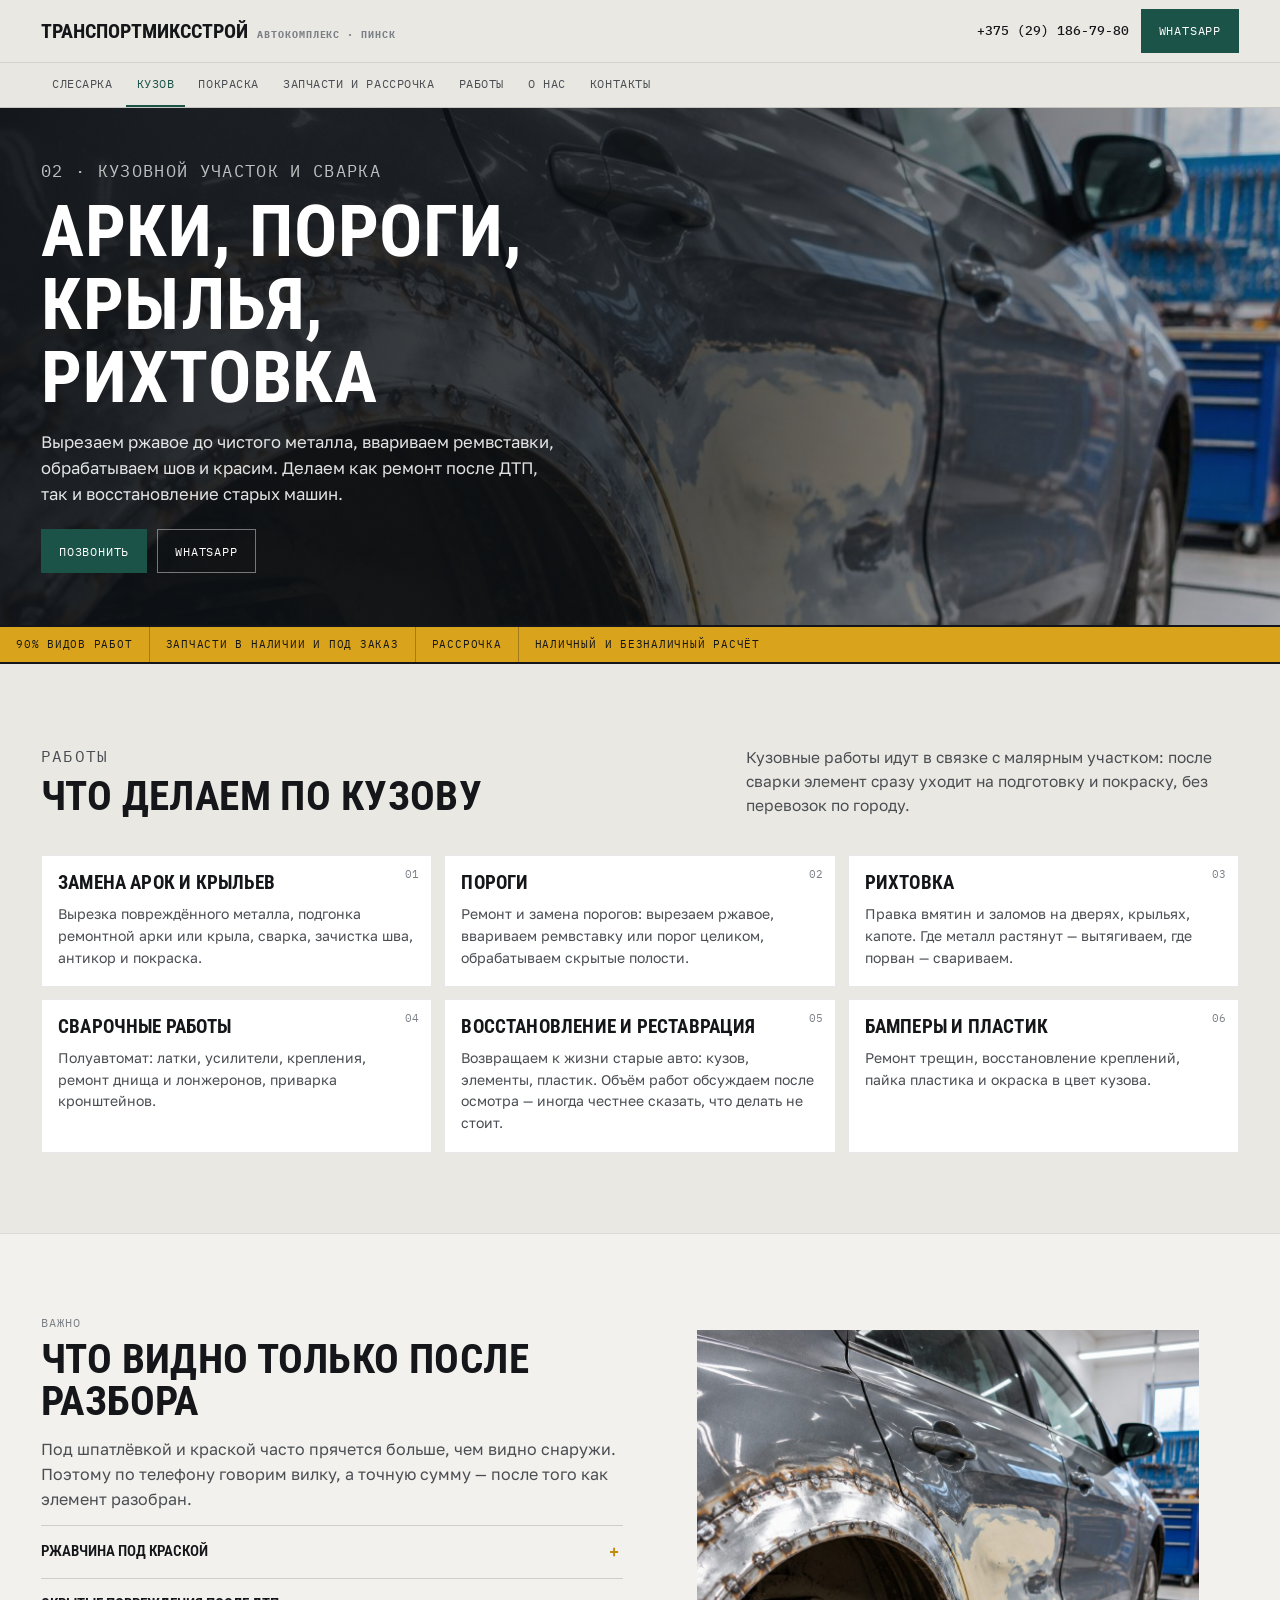
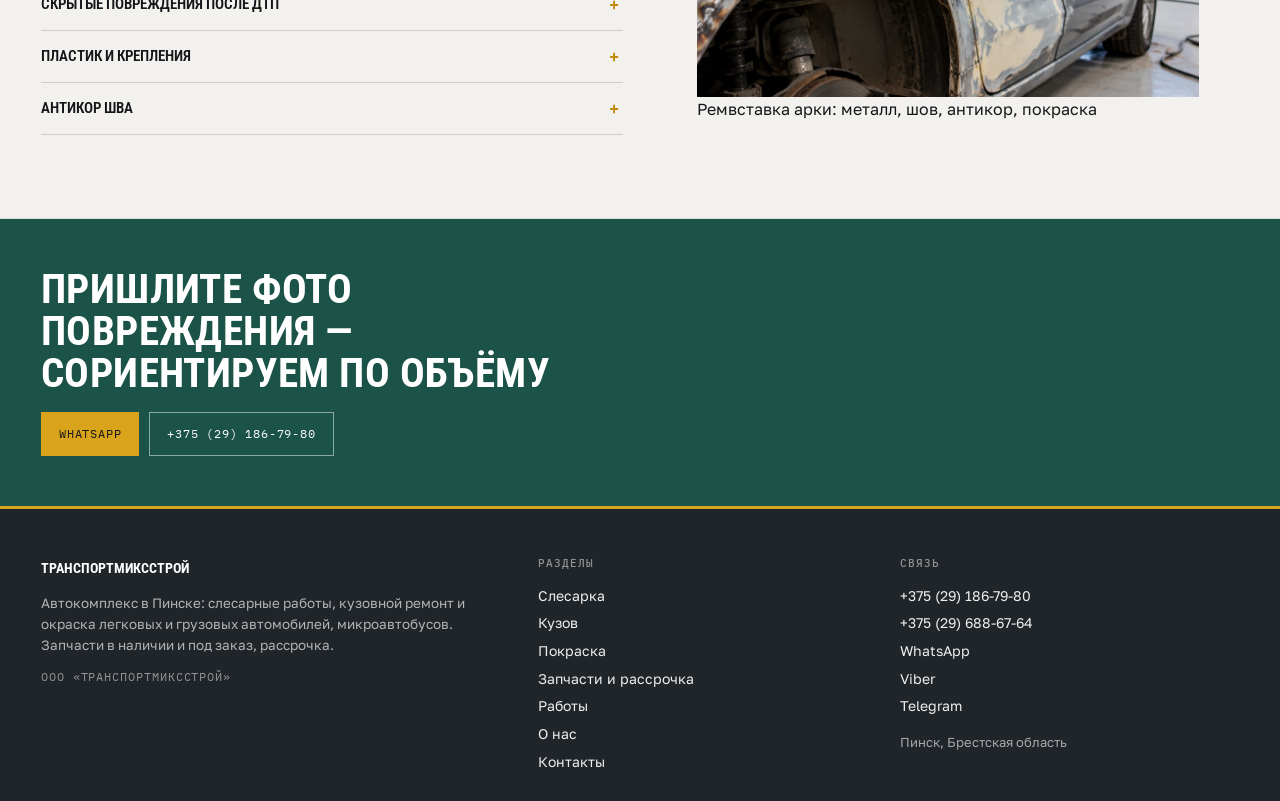
<file: kuzov.html>
<!doctype html><html lang="ru"><head>
<meta charset="utf-8"><meta name="viewport" content="width=device-width,initial-scale=1">
<title>Кузовной ремонт и сварка в Пинске: арки, пороги, рихтовка | ТранспортМиксСтрой</title><meta name="description" content="Кузовной ремонт в Пинске: замена арок и крыльев, ремонт и замена порогов, рихтовка элементов, сварочные работы, восстановление и реставрация авто, ремонт и окраска пластика.">
<meta property="og:title" content="Кузовной ремонт и сварка в Пинске: арки, пороги, рихтовка | ТранспортМиксСтрой"><meta property="og:description" content="Кузовной ремонт в Пинске: замена арок и крыльев, ремонт и замена порогов, рихтовка элементов, сварочные работы, восстановление и реставрация авто, ремонт и окраска пластика.">
<meta property="og:type" content="website"><meta property="og:locale" content="ru_BY">
<link rel="icon" href="assets/img/favicon.svg" type="image/svg+xml">
<link rel="preconnect" href="https://fonts.googleapis.com"><link rel="preconnect" href="https://fonts.gstatic.com" crossorigin>
<link href="https://fonts.googleapis.com/css2?family=Roboto+Condensed:wght@400;700&family=Golos+Text:wght@400;500;600&family=IBM+Plex+Mono:wght@400;500&display=swap" rel="stylesheet">
<style>
:root{--paper:#EAE8E3;--paper2:#F3F1ED;--ink:#14161A;--ink2:#4A4E53;--ink3:#7B8087;
--line:rgba(20,22,26,.16);--line2:rgba(20,22,26,.10);--iron:#20252A;--iron2:#2C3238;
--teal:#1B5348;--lane:#D9A31C;--lane2:#C08B0E;
--f-d:'Roboto Condensed',Arial,sans-serif;--f-t:'Golos Text',Arial,sans-serif;--f-m:'IBM Plex Mono',monospace}
*{box-sizing:border-box}
html{-webkit-text-size-adjust:100%}
body{margin:0;background:var(--paper);color:var(--ink);font-family:var(--f-t);font-size:16px;line-height:1.55;overflow-x:hidden}
img{max-width:100%;display:block}
a{color:inherit;text-decoration:none}
h1,h2,h3{font-family:var(--f-d);text-transform:uppercase;letter-spacing:.01em;line-height:1.02;margin:0}
h1{font-size:clamp(2.1rem,5.6vw,4.6rem);font-weight:700}
h2{font-size:clamp(1.6rem,3.2vw,2.7rem);font-weight:700}
h3{font-size:clamp(1.02rem,1.5vw,1.24rem);font-weight:700;line-height:1.18}
p{margin:0}
.wrap{max-width:1280px;margin-inline:auto;padding-inline:clamp(16px,3.2vw,54px)}
.mono{font-family:var(--f-m);font-size:11.5px;letter-spacing:.08em;text-transform:uppercase;color:var(--ink3)}
.top{position:sticky;top:0;z-index:60;background:rgba(234,232,227,.97);backdrop-filter:blur(8px);border-bottom:1px solid var(--line)}
.top__row{display:flex;align-items:center;gap:12px;min-height:62px;min-width:0}
.brand{display:flex;align-items:baseline;gap:9px;font-family:var(--f-d);font-weight:700;font-size:20px;text-transform:uppercase;min-width:0;overflow:hidden;white-space:nowrap}
.brand b{font-weight:700}
.brand span{font-family:var(--f-m);font-size:9.5px;letter-spacing:.1em;color:var(--ink3);text-transform:uppercase}
.top__sp{flex:1;min-width:6px}
@media (max-width:560px){.brand span{display:none}.brand{font-size:17px}}
.tel{font-family:var(--f-m);font-size:12.5px;font-weight:500;color:var(--ink);white-space:nowrap}
.btn{display:inline-flex;align-items:center;justify-content:center;gap:8px;min-height:44px;padding:0 18px;border:0;cursor:pointer;font-family:var(--f-m);font-size:11.5px;letter-spacing:.07em;text-transform:uppercase;background:var(--ink);color:#fff;transition:.18s}
.btn:hover{background:var(--teal)}
.btn--teal{background:var(--teal)}.btn--teal:hover{background:var(--ink)}
.btn--ghost{background:transparent;color:var(--ink);box-shadow:inset 0 0 0 1px var(--line)}
.btn--ghost:hover{background:#fff;color:var(--ink)}
.burger{display:none;flex-direction:column;justify-content:center;gap:5px;width:42px;height:42px;background:transparent;border:1px solid var(--line);cursor:pointer;padding:0 11px;margin-left:auto}
.burger span{display:block;height:2px;background:var(--ink)}
.navbar{border-top:1px solid var(--line2);background:rgba(234,232,227,.98)}
.navbar__in{display:flex;align-items:center;gap:2px;overflow-x:auto;scrollbar-width:none;-ms-overflow-style:none}
.navbar__in::-webkit-scrollbar{display:none;height:0}
.navbar a{flex:none;font-family:var(--f-m);font-size:11.5px;letter-spacing:.05em;text-transform:uppercase;padding:12px 11px;white-space:nowrap;border-bottom:2px solid transparent;color:var(--ink2)}
.navbar a:hover{color:var(--ink);border-color:var(--lane)}
.navbar a[aria-current="page"]{color:var(--teal);border-color:var(--teal)}
.hero{position:relative;min-height:clamp(500px,72vh,740px);display:flex;align-items:flex-end;color:#fff;overflow:hidden;background:var(--iron)}
.hero__bg{position:absolute;inset:0;width:100%;height:100%;object-fit:cover}
.hero__scrim{position:absolute;inset:0;background:linear-gradient(96deg,rgba(14,18,22,.94) 0%,rgba(14,18,22,.78) 46%,rgba(14,18,22,.16) 100%)}
.hero__in{position:relative;padding:clamp(26px,4vw,58px) 0 clamp(30px,4vw,52px);width:100%}
.hero h1{color:#fff;max-width:20ch;margin:10px 0 16px}
.hero h1 em{font-style:normal;color:var(--lane)}
.hero p{color:rgba(255,255,255,.88);max-width:52ch;font-size:clamp(14.5px,1.3vw,17px)}
.hero .cta{display:flex;flex-wrap:wrap;gap:10px;margin-top:22px}
.hero .btn--ghost{color:#fff;box-shadow:inset 0 0 0 1px rgba(255,255,255,.42)}
.hero .btn--ghost:hover{background:rgba(255,255,255,.12);color:#fff}
.hero .mono{color:rgba(255,255,255,.72)}
.sec{padding:clamp(40px,6.4vw,80px) 0}
.sec--paper2{background:var(--paper2);border-top:1px solid var(--line2);border-bottom:1px solid var(--line2)}
.sec--iron{background:var(--iron);color:#fff}
.sec--iron .mono{color:rgba(255,255,255,.6)}
.sec--iron h2{color:#fff}
.shead{display:grid;grid-template-columns:1.15fr .85fr;gap:clamp(16px,3vw,44px);align-items:end;margin-bottom:clamp(22px,3vw,38px)}
@media (max-width:900px){.shead{grid-template-columns:1fr}}
.shead p{color:var(--ink2);font-size:15.5px}
.sec--iron .shead p{color:rgba(255,255,255,.8)}
.fbar{display:flex;flex-wrap:wrap;gap:8px;margin-top:18px}
.chip{font-family:var(--f-m);font-size:11px;letter-spacing:.05em;text-transform:uppercase;padding:7px 11px;border:1px solid var(--line);color:var(--ink2);background:#fff;cursor:pointer}
.chip[aria-pressed="true"]{background:var(--ink);color:#fff;border-color:var(--ink)}
.shots{display:grid;grid-template-columns:repeat(3,minmax(0,1fr));gap:10px}
@media (max-width:860px){.shots{grid-template-columns:repeat(2,minmax(0,1fr))}}
@media (max-width:520px){.shots{grid-template-columns:1fr}}
.shots figure{margin:0;background:#fff;border:1px solid var(--line2)}
.shots img{width:100%;height:230px;object-fit:cover}
.shots figcaption{font-size:12.5px;color:var(--ink2);padding:9px 11px;border-top:1px solid var(--line2)}
.lead{display:grid;grid-template-columns:1.05fr .95fr;gap:clamp(14px,3vw,32px);align-items:start}
@media (max-width:940px){.lead{grid-template-columns:1fr}}
.lead figure{margin:0}
.lead img{width:100%;height:clamp(240px,32vw,420px);object-fit:cover}
.lead figcaption{font-family:var(--f-m);font-size:10.5px;color:var(--ink3);padding-top:8px;text-transform:uppercase;letter-spacing:.06em}
.acc{border-top:1px solid var(--line)}
.acc details{border-bottom:1px solid var(--line)}
.acc summary{cursor:pointer;padding:14px 30px 14px 0;font-family:var(--f-d);text-transform:uppercase;font-size:15px;font-weight:600;position:relative;list-style:none}
.acc summary::-webkit-details-marker{display:none}
.acc summary::after{content:"+";position:absolute;right:4px;top:11px;font-family:var(--f-m);font-size:17px;color:var(--lane2)}
.acc details[open] summary::after{content:"–"}
.acc p{padding:0 0 16px;color:var(--ink2);font-size:14.5px;max-width:78ch}
.form{display:grid;gap:10px}
.form input,.form select,.form textarea{width:100%;min-width:0;font-family:var(--f-t);font-size:14.5px;padding:12px 13px;border:1px solid var(--line);background:#fff;color:var(--ink)}
.form input:focus,.form select:focus,.form textarea:focus{outline:2px solid var(--teal);outline-offset:1px}
.formrow{display:grid;grid-template-columns:1fr 1fr;gap:10px}
@media (max-width:520px){.formrow{grid-template-columns:1fr}}
.formout{margin:10px 0 0;font-size:13.5px;color:var(--teal)}
.fbar{position:fixed;left:0;right:0;bottom:0;z-index:70;display:none;grid-template-columns:repeat(4,1fr);background:var(--iron);padding:6px;gap:4px}
.fbar a{display:flex;align-items:center;justify-content:center;gap:6px;padding:9px 4px;color:#fff;font-family:var(--f-m);font-size:10.5px;letter-spacing:.04em;border-radius:2px;text-transform:uppercase}
.fbar a.call{background:var(--lane);color:#14161A;font-weight:600}
.fbar a.wa{background:#1F7A5C}.fbar a.vb{background:#5B4BA8}.fbar a.tg{background:#2A6EA8}
@media (max-width:859px){.fbar{display:grid}body{padding-bottom:58px}.top .tel{display:none}.burger{display:flex}}
[hidden]{display:none!important}
footer{background:var(--iron);color:rgba(255,255,255,.8);padding:clamp(28px,4vw,46px) 0 26px;border-top:3px solid var(--lane)}
footer a{color:rgba(255,255,255,.92)}
.fgrid{display:grid;grid-template-columns:1.4fr 1fr 1fr;gap:22px}
@media (max-width:820px){.fgrid{grid-template-columns:1fr}}
.fgrid h4{font-family:var(--f-m);font-size:10.5px;letter-spacing:.1em;text-transform:uppercase;color:rgba(255,255,255,.5);margin:0 0 10px;font-weight:500}
.fgrid a{display:block;font-size:14px;padding:3px 0}
</style>
<link rel="stylesheet" href="assets/css/site.v1.css">
</head><body>
<header class="top">
  <div class="wrap top__row">
    <a class="brand" href="index.html"><b>ТранспортМиксСтрой</b><span>автокомплекс · Пинск</span></a>
    <span class="top__sp"></span>
    <a class="tel" href="tel:+375291867980">+375 (29) 186-79-80</a>
    <a class="btn btn--teal" href="https://wa.me/375291867980" target="_blank" rel="noopener" id="topCta">WhatsApp</a>
    <button class="burger" id="burger" aria-label="Меню" aria-expanded="false" aria-controls="drawer"><span></span><span></span><span></span></button>
  </div>
  <nav class="navbar" aria-label="Страницы сайта"><div class="wrap navbar__in"><a href="slesarka.html">Слесарка</a><a href="kuzov.html" aria-current="page">Кузов</a><a href="pokraska.html">Покраска</a><a href="zapchasti.html">Запчасти и рассрочка</a><a href="raboty.html">Работы</a><a href="o-kompanii.html">О нас</a><a href="kontakty.html">Контакты</a></div></nav>
</header>
<div class="drawer" id="drawer" hidden role="dialog" aria-modal="true" aria-label="Меню">
  <div class="drawer__bg" data-close></div>
  <div class="drawer__inner">
    <div class="drawer__top"><span class="mono">Меню</span><button class="drawer__close" id="drawerClose" aria-label="Закрыть">×</button></div>
    <nav class="drawer__nav"><a class="dl" href="slesarka.html">Слесарка</a><a class="dl" href="kuzov.html">Кузов</a><a class="dl" href="pokraska.html">Покраска</a><a class="dl" href="zapchasti.html">Запчасти и рассрочка</a><a class="dl" href="raboty.html">Работы</a><a class="dl" href="o-kompanii.html">О нас</a><a class="dl" href="kontakty.html">Контакты</a><a class="dl" href="politika.html">Политика</a></nav>
    <div class="drawer__foot"><a class="btn btn--teal" href="tel:+375291867980">Позвонить +375 (29) 186-79-80</a><a class="btn btn--ghost" href="https://wa.me/375291867980" target="_blank" rel="noopener">WhatsApp</a></div>
  </div>
</div>

<main>
<section class="hero" style="min-height:clamp(380px,48vh,520px)">
  <img class="hero__bg" src="assets/img/body.jpg" alt="Кузовной ремонт: сварка арки и рихтовка двери">
  <div class="hero__scrim"></div>
  <div class="hero__in"><div class="wrap">
    <p class="mono">02 · Кузовной участок и сварка</p>
    <h1>Арки, пороги, крылья,<br>рихтовка</h1>
    <p>Вырезаем ржавое до чистого металла, ввариваем ремвставки, обрабатываем шов и красим. Делаем как ремонт после ДТП, так и восстановление старых машин.</p>
    <div class="cta"><a class="btn btn--teal" href="tel:+375291867980">Позвонить</a><a class="btn btn--ghost" href="https://wa.me/375291867980" target="_blank" rel="noopener">WhatsApp</a></div>
  </div></div>
</section>
<div class="strip"><span>90% видов работ</span><span>Запчасти в наличии и под заказ</span><span>Рассрочка</span><span>Наличный и безналичный расчёт</span></div>
<section class="sec"><div class="wrap">
  <div class="shead"><div><p class="mono" style="margin-bottom:8px">Работы</p><h2>Что делаем по кузову</h2></div>
  <p>Кузовные работы идут в связке с малярным участком: после сварки элемент сразу уходит на подготовку и покраску, без перевозок по городу.</p></div>
  <div class="cards">
    <div class="card"><span class="num">01</span><h3>Замена арок и крыльев</h3><p>Вырезка повреждённого металла, подгонка ремонтной арки или крыла, сварка, зачистка шва, антикор и покраска.</p></div>
    <div class="card"><span class="num">02</span><h3>Пороги</h3><p>Ремонт и замена порогов: вырезаем ржавое, ввариваем ремвставку или порог целиком, обрабатываем скрытые полости.</p></div>
    <div class="card"><span class="num">03</span><h3>Рихтовка</h3><p>Правка вмятин и заломов на дверях, крыльях, капоте. Где металл растянут — вытягиваем, где порван — свариваем.</p></div>
    <div class="card"><span class="num">04</span><h3>Сварочные работы</h3><p>Полуавтомат: латки, усилители, крепления, ремонт днища и лонжеронов, приварка кронштейнов.</p></div>
    <div class="card"><span class="num">05</span><h3>Восстановление и реставрация</h3><p>Возвращаем к жизни старые авто: кузов, элементы, пластик. Объём работ обсуждаем после осмотра — иногда честнее сказать, что делать не стоит.</p></div>
    <div class="card"><span class="num">06</span><h3>Бамперы и пластик</h3><p>Ремонт трещин, восстановление креплений, пайка пластика и окраска в цвет кузова.</p></div>
  </div>
</div></section>
<section class="sec sec--paper2"><div class="wrap two">
  <div><p class="mono" style="margin-bottom:8px">Важно</p><h2 style="margin-bottom:14px">Что видно только после разбора</h2>
  <p style="color:var(--ink2);margin-bottom:14px">Под шпатлёвкой и краской часто прячется больше, чем видно снаружи. Поэтому по телефону говорим вилку, а точную сумму — после того как элемент разобран.</p>
  <div class="acc"><details><summary>Ржавчина под краской</summary><p>Пятно снаружи — это край. Внутри обычно в два-три раза больше, и пока не снимем покрытие, объём сварки не назвать.</p></details><details><summary>Скрытые повреждения после ДТП</summary><p>Может понадобиться вытяжка на стапеле и замена усилителей. Смотрим геометрию и точки крепления.</p></details><details><summary>Пластик и крепления</summary><p>Трещина на бампере часто идёт вместе с отломанными креплениями. Тогда ремонт идёт с восстановлением посадочных мест.</p></details><details><summary>Антикор шва</summary><p>После сварки обязательно обрабатываем шов и скрытые полости — иначе через год всё вернётся.</p></details></div>
  </div>
  <figure><img src="assets/img/body.jpg" alt="Сварка нового элемента кузова"><figcaption>Ремвставка арки: металл, шов, антикор, покраска</figcaption></figure>
</div></section>
<section class="cta-band"><div class="wrap"><h2>Пришлите фото повреждения — сориентируем по объёму</h2>
<div class="cta"><a class="btn" href="https://wa.me/375291867980" target="_blank" rel="noopener">WhatsApp</a><a class="btn btn--ghost" href="tel:+375291867980">+375 (29) 186-79-80</a></div></div></section>
</main><footer><div class="wrap fgrid">
<div><a class="brand" href="index.html" style="color:#fff"><b>ТранспортМиксСтрой</b></a>
<p style="margin:10px 0 0;font-size:13.5px;color:rgba(255,255,255,.65)">Автокомплекс в Пинске: слесарные работы, кузовной ремонт и окраска легковых и грузовых автомобилей, микроавтобусов. Запчасти в наличии и под заказ, рассрочка.</p>
<p class="mono" style="margin:12px 0 0;color:rgba(255,255,255,.5)">ООО «ТранспортМиксСтрой»</p></div>
<div><h4>Разделы</h4><a href="slesarka.html">Слесарка</a><a href="kuzov.html">Кузов</a><a href="pokraska.html">Покраска</a><a href="zapchasti.html">Запчасти и рассрочка</a><a href="raboty.html">Работы</a><a href="o-kompanii.html">О нас</a><a href="kontakty.html">Контакты</a></div>
<div><h4>Связь</h4><a href="tel:+375291867980">+375 (29) 186-79-80</a><a href="tel:+375296886764">+375 (29) 688-67-64</a><a href="https://wa.me/375291867980" target="_blank" rel="noopener">WhatsApp</a><a href="viber://chat?number=%2B375291867980">Viber</a><a href="https://t.me/+375291867980">Telegram</a>
<p style="margin:12px 0 0;font-size:13px;color:rgba(255,255,255,.6)">Пинск, Брестская область</p></div>
</div></footer>
<div class="fbar"><a class="call" href="tel:+375291867980">Позвонить</a><a class="wa" href="https://wa.me/375291867980" target="_blank" rel="noopener">WhatsApp</a><a class="vb" href="viber://chat?number=%2B375291867980">Viber</a><a class="tg" href="https://t.me/+375291867980">Telegram</a></div>
<script src="assets/js/main.v1.js"></script>
</body></html>
</file>
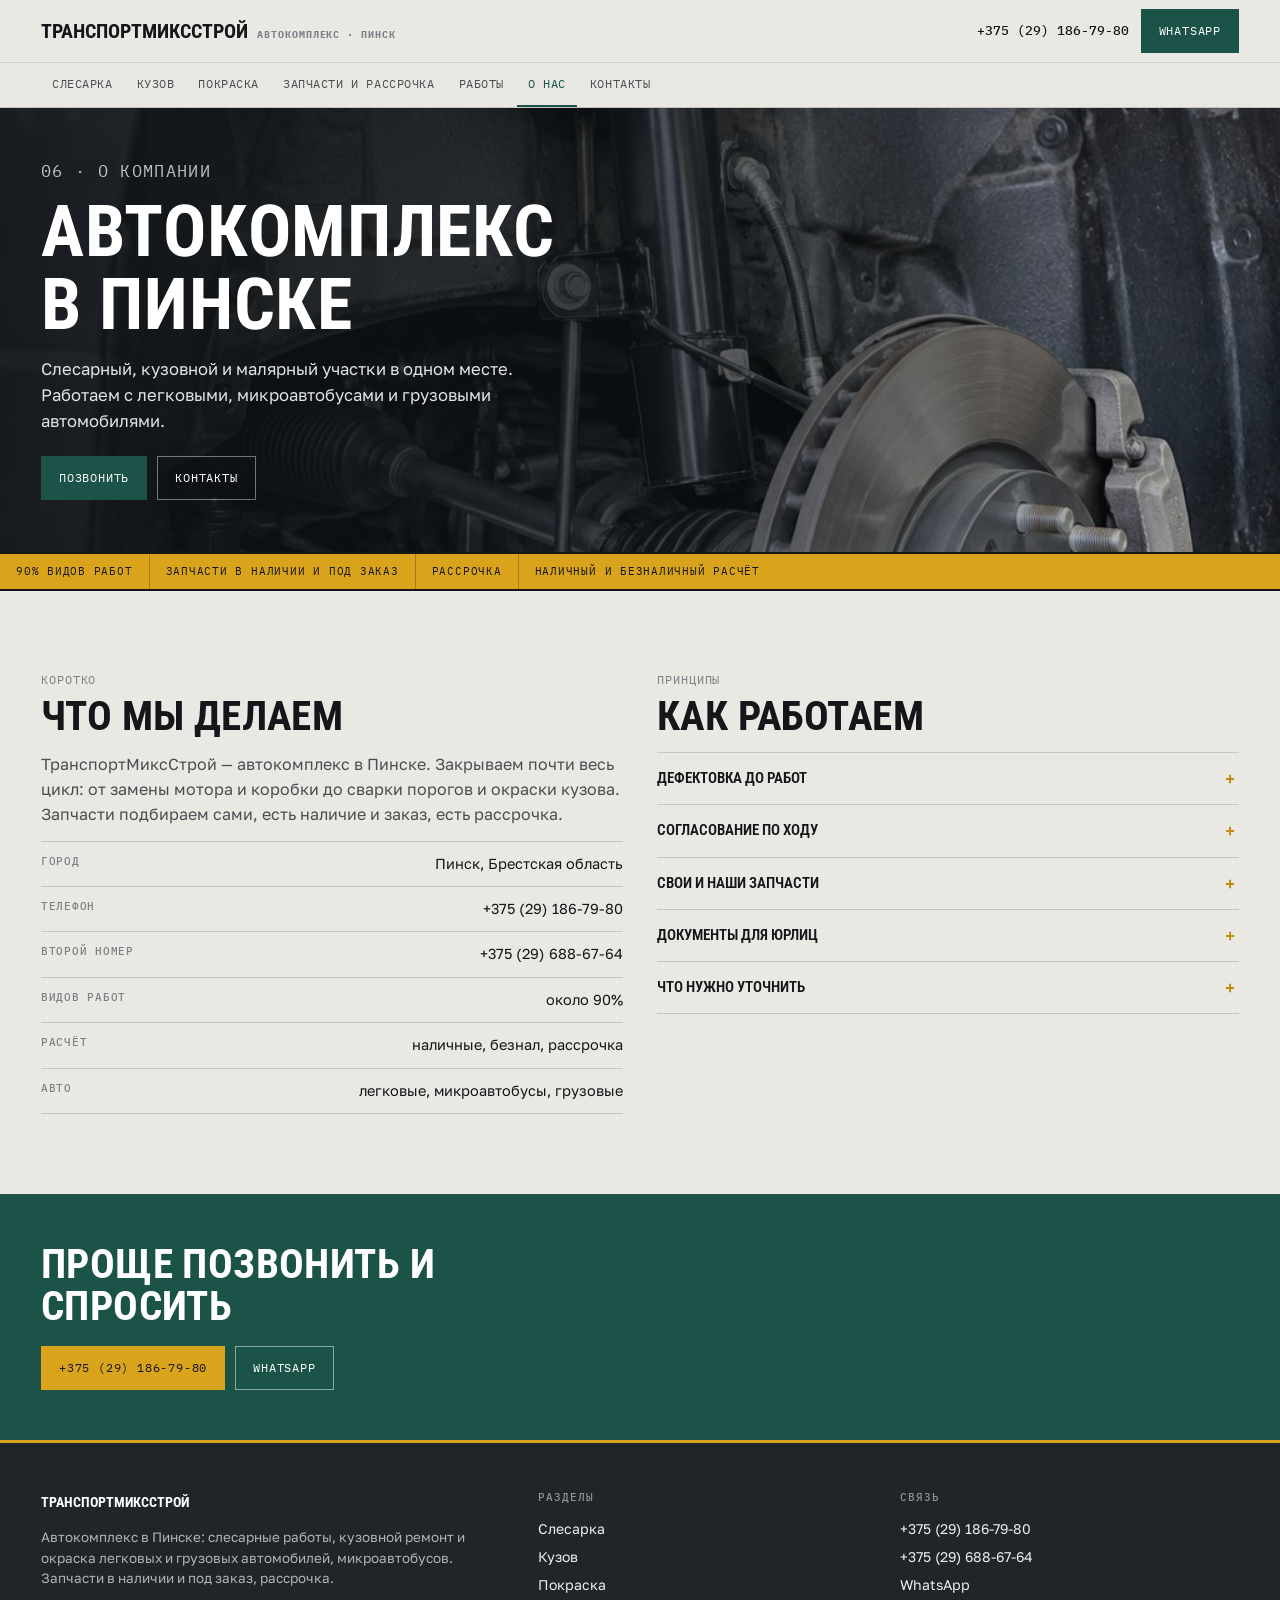
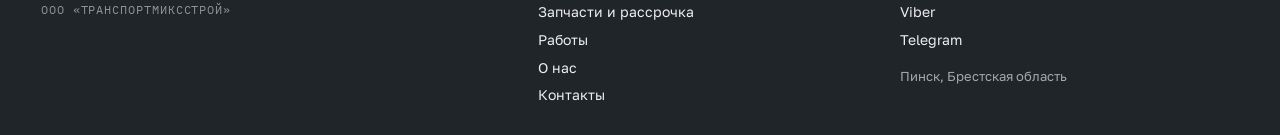
<file: o-kompanii.html>
<!doctype html><html lang="ru"><head>
<meta charset="utf-8"><meta name="viewport" content="width=device-width,initial-scale=1">
<title>О компании ТранспортМиксСтрой — автокомплекс в Пинске</title><meta name="description" content="ООО «ТранспортМиксСтрой» — автокомплекс в Пинске, Брестская область: слесарные работы и ремонт авто, кузовной ремонт, сварка, окраска легковых и грузовых автомобилей и микроавтобусов, запчасти и рассрочка.">
<meta property="og:title" content="О компании ТранспортМиксСтрой — автокомплекс в Пинске"><meta property="og:description" content="ООО «ТранспортМиксСтрой» — автокомплекс в Пинске, Брестская область: слесарные работы и ремонт авто, кузовной ремонт, сварка, окраска легковых и грузовых автомобилей и микроавтобусов, запчасти и рассрочка.">
<meta property="og:type" content="website"><meta property="og:locale" content="ru_BY">
<link rel="icon" href="assets/img/favicon.svg" type="image/svg+xml">
<link rel="preconnect" href="https://fonts.googleapis.com"><link rel="preconnect" href="https://fonts.gstatic.com" crossorigin>
<link href="https://fonts.googleapis.com/css2?family=Roboto+Condensed:wght@400;700&family=Golos+Text:wght@400;500;600&family=IBM+Plex+Mono:wght@400;500&display=swap" rel="stylesheet">
<style>
:root{--paper:#EAE8E3;--paper2:#F3F1ED;--ink:#14161A;--ink2:#4A4E53;--ink3:#7B8087;
--line:rgba(20,22,26,.16);--line2:rgba(20,22,26,.10);--iron:#20252A;--iron2:#2C3238;
--teal:#1B5348;--lane:#D9A31C;--lane2:#C08B0E;
--f-d:'Roboto Condensed',Arial,sans-serif;--f-t:'Golos Text',Arial,sans-serif;--f-m:'IBM Plex Mono',monospace}
*{box-sizing:border-box}
html{-webkit-text-size-adjust:100%}
body{margin:0;background:var(--paper);color:var(--ink);font-family:var(--f-t);font-size:16px;line-height:1.55;overflow-x:hidden}
img{max-width:100%;display:block}
a{color:inherit;text-decoration:none}
h1,h2,h3{font-family:var(--f-d);text-transform:uppercase;letter-spacing:.01em;line-height:1.02;margin:0}
h1{font-size:clamp(2.1rem,5.6vw,4.6rem);font-weight:700}
h2{font-size:clamp(1.6rem,3.2vw,2.7rem);font-weight:700}
h3{font-size:clamp(1.02rem,1.5vw,1.24rem);font-weight:700;line-height:1.18}
p{margin:0}
.wrap{max-width:1280px;margin-inline:auto;padding-inline:clamp(16px,3.2vw,54px)}
.mono{font-family:var(--f-m);font-size:11.5px;letter-spacing:.08em;text-transform:uppercase;color:var(--ink3)}
.top{position:sticky;top:0;z-index:60;background:rgba(234,232,227,.97);backdrop-filter:blur(8px);border-bottom:1px solid var(--line)}
.top__row{display:flex;align-items:center;gap:12px;min-height:62px;min-width:0}
.brand{display:flex;align-items:baseline;gap:9px;font-family:var(--f-d);font-weight:700;font-size:20px;text-transform:uppercase;min-width:0;overflow:hidden;white-space:nowrap}
.brand b{font-weight:700}
.brand span{font-family:var(--f-m);font-size:9.5px;letter-spacing:.1em;color:var(--ink3);text-transform:uppercase}
.top__sp{flex:1;min-width:6px}
@media (max-width:560px){.brand span{display:none}.brand{font-size:17px}}
.tel{font-family:var(--f-m);font-size:12.5px;font-weight:500;color:var(--ink);white-space:nowrap}
.btn{display:inline-flex;align-items:center;justify-content:center;gap:8px;min-height:44px;padding:0 18px;border:0;cursor:pointer;font-family:var(--f-m);font-size:11.5px;letter-spacing:.07em;text-transform:uppercase;background:var(--ink);color:#fff;transition:.18s}
.btn:hover{background:var(--teal)}
.btn--teal{background:var(--teal)}.btn--teal:hover{background:var(--ink)}
.btn--ghost{background:transparent;color:var(--ink);box-shadow:inset 0 0 0 1px var(--line)}
.btn--ghost:hover{background:#fff;color:var(--ink)}
.burger{display:none;flex-direction:column;justify-content:center;gap:5px;width:42px;height:42px;background:transparent;border:1px solid var(--line);cursor:pointer;padding:0 11px;margin-left:auto}
.burger span{display:block;height:2px;background:var(--ink)}
.navbar{border-top:1px solid var(--line2);background:rgba(234,232,227,.98)}
.navbar__in{display:flex;align-items:center;gap:2px;overflow-x:auto;scrollbar-width:none;-ms-overflow-style:none}
.navbar__in::-webkit-scrollbar{display:none;height:0}
.navbar a{flex:none;font-family:var(--f-m);font-size:11.5px;letter-spacing:.05em;text-transform:uppercase;padding:12px 11px;white-space:nowrap;border-bottom:2px solid transparent;color:var(--ink2)}
.navbar a:hover{color:var(--ink);border-color:var(--lane)}
.navbar a[aria-current="page"]{color:var(--teal);border-color:var(--teal)}
.hero{position:relative;min-height:clamp(500px,72vh,740px);display:flex;align-items:flex-end;color:#fff;overflow:hidden;background:var(--iron)}
.hero__bg{position:absolute;inset:0;width:100%;height:100%;object-fit:cover}
.hero__scrim{position:absolute;inset:0;background:linear-gradient(96deg,rgba(14,18,22,.94) 0%,rgba(14,18,22,.78) 46%,rgba(14,18,22,.16) 100%)}
.hero__in{position:relative;padding:clamp(26px,4vw,58px) 0 clamp(30px,4vw,52px);width:100%}
.hero h1{color:#fff;max-width:20ch;margin:10px 0 16px}
.hero h1 em{font-style:normal;color:var(--lane)}
.hero p{color:rgba(255,255,255,.88);max-width:52ch;font-size:clamp(14.5px,1.3vw,17px)}
.hero .cta{display:flex;flex-wrap:wrap;gap:10px;margin-top:22px}
.hero .btn--ghost{color:#fff;box-shadow:inset 0 0 0 1px rgba(255,255,255,.42)}
.hero .btn--ghost:hover{background:rgba(255,255,255,.12);color:#fff}
.hero .mono{color:rgba(255,255,255,.72)}
.sec{padding:clamp(40px,6.4vw,80px) 0}
.sec--paper2{background:var(--paper2);border-top:1px solid var(--line2);border-bottom:1px solid var(--line2)}
.sec--iron{background:var(--iron);color:#fff}
.sec--iron .mono{color:rgba(255,255,255,.6)}
.sec--iron h2{color:#fff}
.shead{display:grid;grid-template-columns:1.15fr .85fr;gap:clamp(16px,3vw,44px);align-items:end;margin-bottom:clamp(22px,3vw,38px)}
@media (max-width:900px){.shead{grid-template-columns:1fr}}
.shead p{color:var(--ink2);font-size:15.5px}
.sec--iron .shead p{color:rgba(255,255,255,.8)}
.fbar{display:flex;flex-wrap:wrap;gap:8px;margin-top:18px}
.chip{font-family:var(--f-m);font-size:11px;letter-spacing:.05em;text-transform:uppercase;padding:7px 11px;border:1px solid var(--line);color:var(--ink2);background:#fff;cursor:pointer}
.chip[aria-pressed="true"]{background:var(--ink);color:#fff;border-color:var(--ink)}
.shots{display:grid;grid-template-columns:repeat(3,minmax(0,1fr));gap:10px}
@media (max-width:860px){.shots{grid-template-columns:repeat(2,minmax(0,1fr))}}
@media (max-width:520px){.shots{grid-template-columns:1fr}}
.shots figure{margin:0;background:#fff;border:1px solid var(--line2)}
.shots img{width:100%;height:230px;object-fit:cover}
.shots figcaption{font-size:12.5px;color:var(--ink2);padding:9px 11px;border-top:1px solid var(--line2)}
.lead{display:grid;grid-template-columns:1.05fr .95fr;gap:clamp(14px,3vw,32px);align-items:start}
@media (max-width:940px){.lead{grid-template-columns:1fr}}
.lead figure{margin:0}
.lead img{width:100%;height:clamp(240px,32vw,420px);object-fit:cover}
.lead figcaption{font-family:var(--f-m);font-size:10.5px;color:var(--ink3);padding-top:8px;text-transform:uppercase;letter-spacing:.06em}
.acc{border-top:1px solid var(--line)}
.acc details{border-bottom:1px solid var(--line)}
.acc summary{cursor:pointer;padding:14px 30px 14px 0;font-family:var(--f-d);text-transform:uppercase;font-size:15px;font-weight:600;position:relative;list-style:none}
.acc summary::-webkit-details-marker{display:none}
.acc summary::after{content:"+";position:absolute;right:4px;top:11px;font-family:var(--f-m);font-size:17px;color:var(--lane2)}
.acc details[open] summary::after{content:"–"}
.acc p{padding:0 0 16px;color:var(--ink2);font-size:14.5px;max-width:78ch}
.form{display:grid;gap:10px}
.form input,.form select,.form textarea{width:100%;min-width:0;font-family:var(--f-t);font-size:14.5px;padding:12px 13px;border:1px solid var(--line);background:#fff;color:var(--ink)}
.form input:focus,.form select:focus,.form textarea:focus{outline:2px solid var(--teal);outline-offset:1px}
.formrow{display:grid;grid-template-columns:1fr 1fr;gap:10px}
@media (max-width:520px){.formrow{grid-template-columns:1fr}}
.formout{margin:10px 0 0;font-size:13.5px;color:var(--teal)}
.fbar{position:fixed;left:0;right:0;bottom:0;z-index:70;display:none;grid-template-columns:repeat(4,1fr);background:var(--iron);padding:6px;gap:4px}
.fbar a{display:flex;align-items:center;justify-content:center;gap:6px;padding:9px 4px;color:#fff;font-family:var(--f-m);font-size:10.5px;letter-spacing:.04em;border-radius:2px;text-transform:uppercase}
.fbar a.call{background:var(--lane);color:#14161A;font-weight:600}
.fbar a.wa{background:#1F7A5C}.fbar a.vb{background:#5B4BA8}.fbar a.tg{background:#2A6EA8}
@media (max-width:859px){.fbar{display:grid}body{padding-bottom:58px}.top .tel{display:none}.burger{display:flex}}
[hidden]{display:none!important}
footer{background:var(--iron);color:rgba(255,255,255,.8);padding:clamp(28px,4vw,46px) 0 26px;border-top:3px solid var(--lane)}
footer a{color:rgba(255,255,255,.92)}
.fgrid{display:grid;grid-template-columns:1.4fr 1fr 1fr;gap:22px}
@media (max-width:820px){.fgrid{grid-template-columns:1fr}}
.fgrid h4{font-family:var(--f-m);font-size:10.5px;letter-spacing:.1em;text-transform:uppercase;color:rgba(255,255,255,.5);margin:0 0 10px;font-weight:500}
.fgrid a{display:block;font-size:14px;padding:3px 0}
</style>
<link rel="stylesheet" href="assets/css/site.v1.css">
</head><body>
<header class="top">
  <div class="wrap top__row">
    <a class="brand" href="index.html"><b>ТранспортМиксСтрой</b><span>автокомплекс · Пинск</span></a>
    <span class="top__sp"></span>
    <a class="tel" href="tel:+375291867980">+375 (29) 186-79-80</a>
    <a class="btn btn--teal" href="https://wa.me/375291867980" target="_blank" rel="noopener" id="topCta">WhatsApp</a>
    <button class="burger" id="burger" aria-label="Меню" aria-expanded="false" aria-controls="drawer"><span></span><span></span><span></span></button>
  </div>
  <nav class="navbar" aria-label="Страницы сайта"><div class="wrap navbar__in"><a href="slesarka.html">Слесарка</a><a href="kuzov.html">Кузов</a><a href="pokraska.html">Покраска</a><a href="zapchasti.html">Запчасти и рассрочка</a><a href="raboty.html">Работы</a><a href="o-kompanii.html" aria-current="page">О нас</a><a href="kontakty.html">Контакты</a></div></nav>
</header>
<div class="drawer" id="drawer" hidden role="dialog" aria-modal="true" aria-label="Меню">
  <div class="drawer__bg" data-close></div>
  <div class="drawer__inner">
    <div class="drawer__top"><span class="mono">Меню</span><button class="drawer__close" id="drawerClose" aria-label="Закрыть">×</button></div>
    <nav class="drawer__nav"><a class="dl" href="slesarka.html">Слесарка</a><a class="dl" href="kuzov.html">Кузов</a><a class="dl" href="pokraska.html">Покраска</a><a class="dl" href="zapchasti.html">Запчасти и рассрочка</a><a class="dl" href="raboty.html">Работы</a><a class="dl" href="o-kompanii.html">О нас</a><a class="dl" href="kontakty.html">Контакты</a><a class="dl" href="politika.html">Политика</a></nav>
    <div class="drawer__foot"><a class="btn btn--teal" href="tel:+375291867980">Позвонить +375 (29) 186-79-80</a><a class="btn btn--ghost" href="https://wa.me/375291867980" target="_blank" rel="noopener">WhatsApp</a></div>
  </div>
</div>

<main>
<section class="hero" style="min-height:clamp(360px,44vh,470px)">
  <img class="hero__bg" src="assets/img/susp.jpg" alt="Работы на участке">
  <div class="hero__scrim"></div>
  <div class="hero__in"><div class="wrap"><p class="mono">06 · О компании</p>
  <h1>Автокомплекс<br>в Пинске</h1>
  <p>Слесарный, кузовной и малярный участки в одном месте. Работаем с легковыми, микроавтобусами и грузовыми автомобилями.</p>
  <div class="cta"><a class="btn btn--teal" href="tel:+375291867980">Позвонить</a><a class="btn btn--ghost" href="kontakty.html">Контакты</a></div></div></div>
</section>
<div class="strip"><span>90% видов работ</span><span>Запчасти в наличии и под заказ</span><span>Рассрочка</span><span>Наличный и безналичный расчёт</span></div>
<section class="sec"><div class="wrap two">
  <div><p class="mono" style="margin-bottom:8px">Коротко</p><h2 style="margin-bottom:14px">Что мы делаем</h2>
  <p style="color:var(--ink2);margin-bottom:14px">ТранспортМиксСтрой — автокомплекс в Пинске. Закрываем почти весь цикл: от замены мотора и коробки до сварки порогов и окраски кузова. Запчасти подбираем сами, есть наличие и заказ, есть рассрочка.</p>
  <div class="facts">
    <div><b>Город</b><span>Пинск, Брестская область</span></div>
    <div><b>Телефон</b><span>+375 (29) 186-79-80</span></div>
    <div><b>Второй номер</b><span>+375 (29) 688-67-64</span></div>
    <div><b>Видов работ</b><span>около 90%</span></div>
    <div><b>Расчёт</b><span>наличные, безнал, рассрочка</span></div>
    <div><b>Авто</b><span>легковые, микроавтобусы, грузовые</span></div>
  </div></div>
  <div><p class="mono" style="margin-bottom:8px">Принципы</p><h2 style="margin-bottom:14px">Как работаем</h2>
  <div class="acc"><details><summary>Дефектовка до работ</summary><p>Не меняем узлы «на всякий случай». Сначала смотрим, потом называем список.</p></details><details><summary>Согласование по ходу</summary><p>Нашли дополнительную поломку — звоним и спрашиваем, а не ставим перед фактом в счёте.</p></details><details><summary>Свои и наши запчасти</summary><p>Работаем и с вашими деталями, и со своими — с наличием или под заказ.</p></details><details><summary>Документы для юрлиц</summary><p>Безналичный расчёт, счёт и закрывающие документы.</p></details><details><summary>Что нужно уточнить</summary><p>УНП, часы работы и точный адрес заезда — пришлите, поставим на сайт. Пока этих данных в брифе нет.</p></details></div></div>
</div></section>
<section class="cta-band"><div class="wrap"><h2>Проще позвонить и спросить</h2>
<div class="cta"><a class="btn" href="tel:+375291867980">+375 (29) 186-79-80</a><a class="btn btn--ghost" href="https://wa.me/375291867980" target="_blank" rel="noopener">WhatsApp</a></div></div></section>
</main><footer><div class="wrap fgrid">
<div><a class="brand" href="index.html" style="color:#fff"><b>ТранспортМиксСтрой</b></a>
<p style="margin:10px 0 0;font-size:13.5px;color:rgba(255,255,255,.65)">Автокомплекс в Пинске: слесарные работы, кузовной ремонт и окраска легковых и грузовых автомобилей, микроавтобусов. Запчасти в наличии и под заказ, рассрочка.</p>
<p class="mono" style="margin:12px 0 0;color:rgba(255,255,255,.5)">ООО «ТранспортМиксСтрой»</p></div>
<div><h4>Разделы</h4><a href="slesarka.html">Слесарка</a><a href="kuzov.html">Кузов</a><a href="pokraska.html">Покраска</a><a href="zapchasti.html">Запчасти и рассрочка</a><a href="raboty.html">Работы</a><a href="o-kompanii.html">О нас</a><a href="kontakty.html">Контакты</a></div>
<div><h4>Связь</h4><a href="tel:+375291867980">+375 (29) 186-79-80</a><a href="tel:+375296886764">+375 (29) 688-67-64</a><a href="https://wa.me/375291867980" target="_blank" rel="noopener">WhatsApp</a><a href="viber://chat?number=%2B375291867980">Viber</a><a href="https://t.me/+375291867980">Telegram</a>
<p style="margin:12px 0 0;font-size:13px;color:rgba(255,255,255,.6)">Пинск, Брестская область</p></div>
</div></footer>
<div class="fbar"><a class="call" href="tel:+375291867980">Позвонить</a><a class="wa" href="https://wa.me/375291867980" target="_blank" rel="noopener">WhatsApp</a><a class="vb" href="viber://chat?number=%2B375291867980">Viber</a><a class="tg" href="https://t.me/+375291867980">Telegram</a></div>
<script src="assets/js/main.v1.js"></script>
</body></html>
</file>
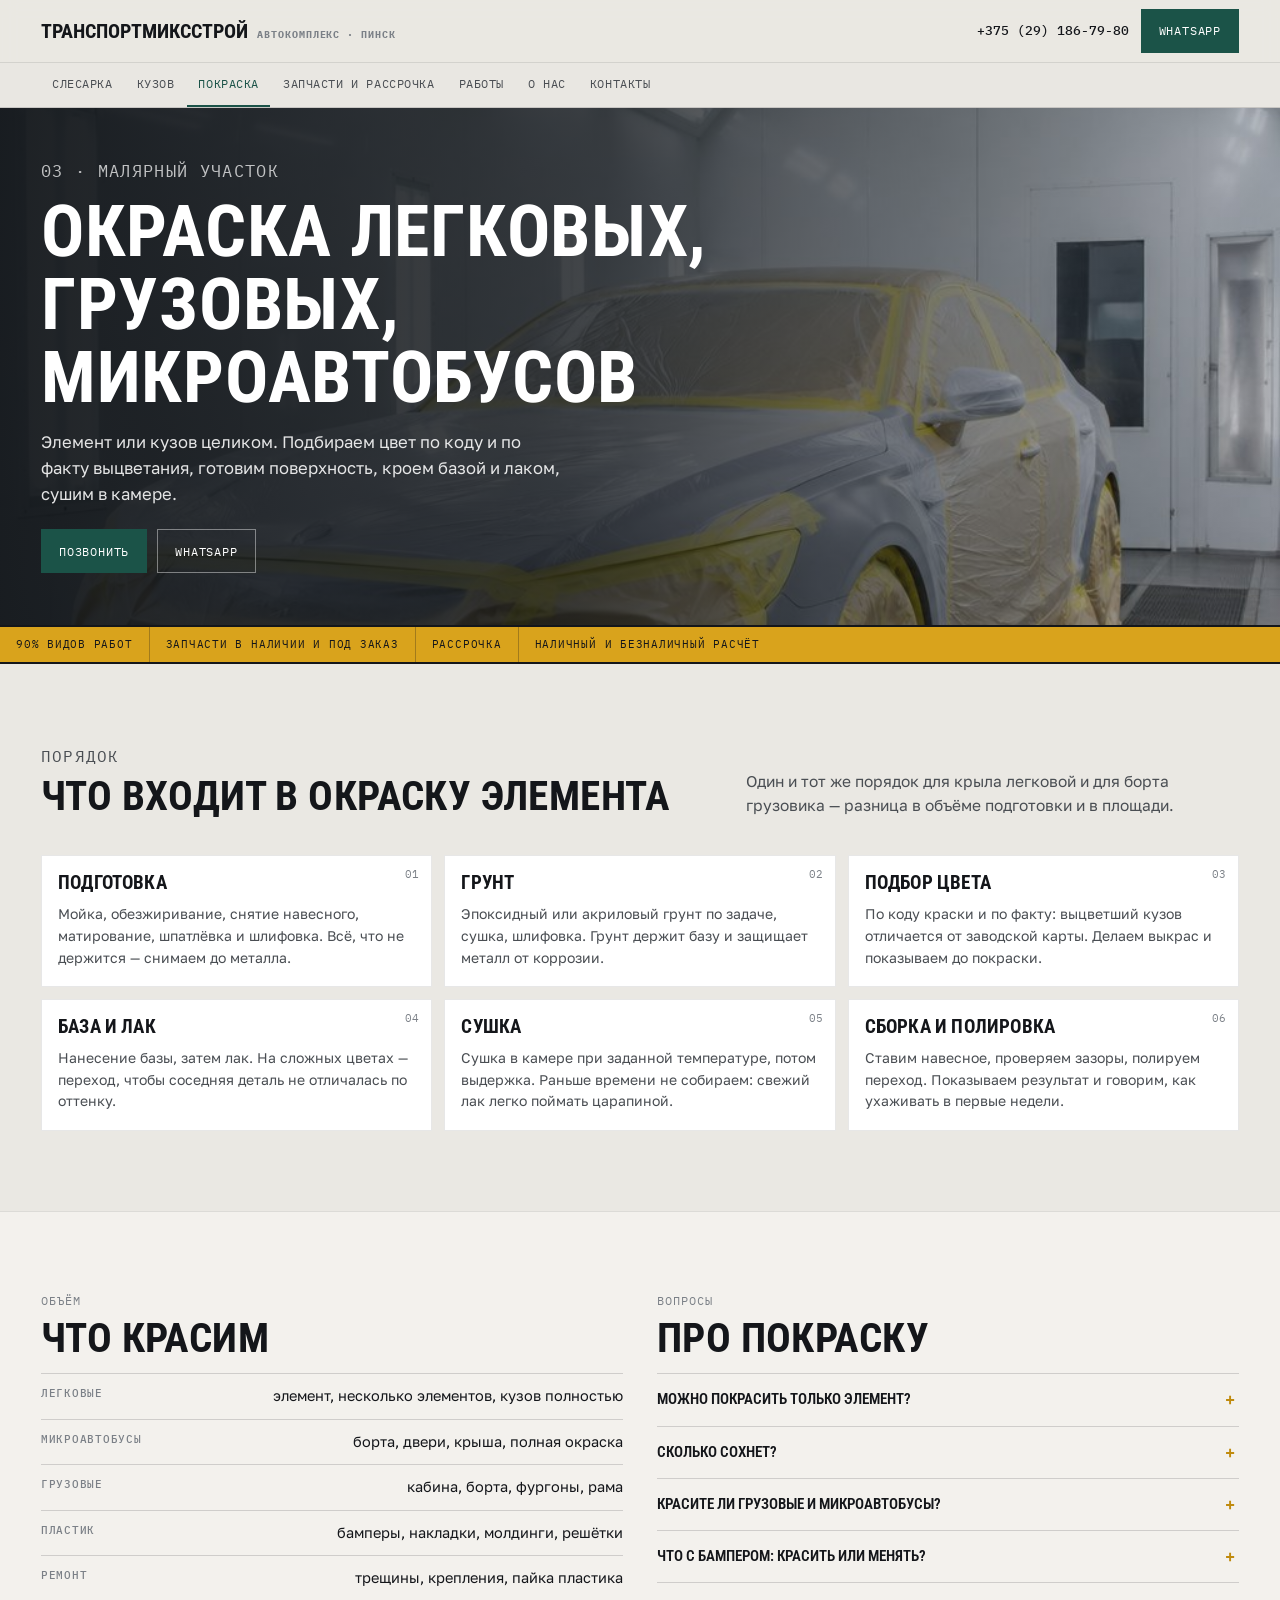
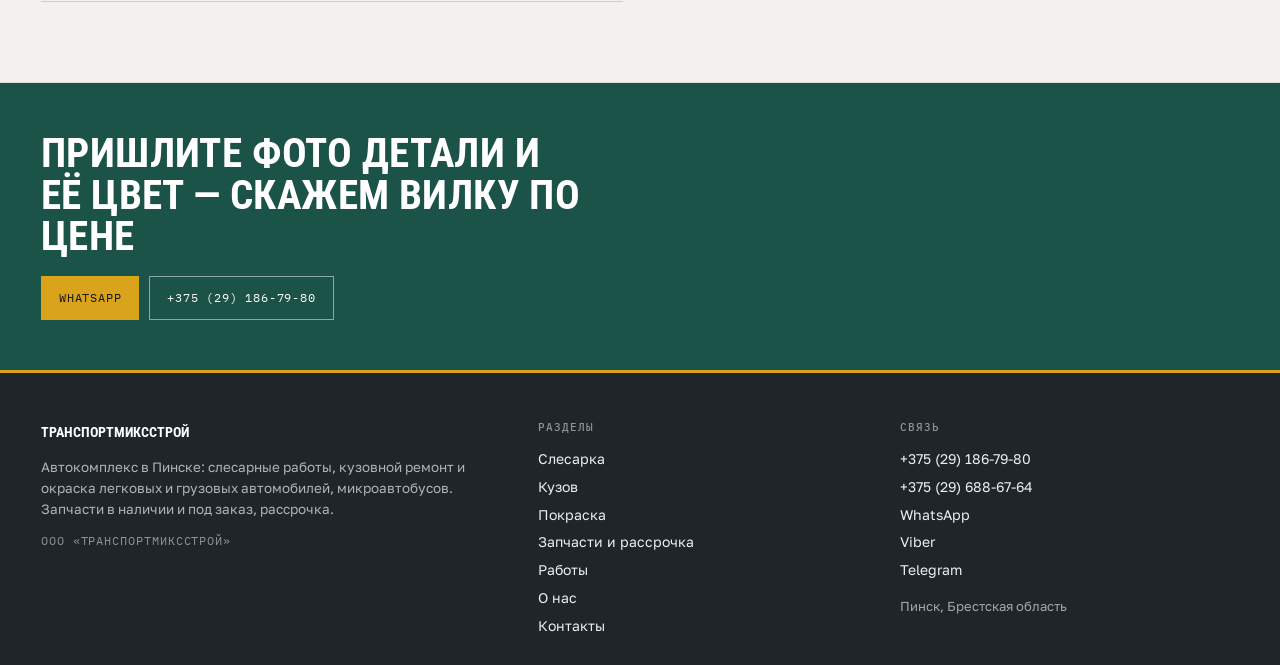
<file: pokraska.html>
<!doctype html><html lang="ru"><head>
<meta charset="utf-8"><meta name="viewport" content="width=device-width,initial-scale=1">
<title>Окраска авто в Пинске: легковые, грузовые, микроавтобусы | ТранспортМиксСтрой</title><meta name="description" content="Окраска легковых и грузовых автомобилей, микроавтобусов в Пинске. Подбор цвета, подготовка, грунт, база, лак, сушка в камере. Ремонт и окраска бамперов и пластика.">
<meta property="og:title" content="Окраска авто в Пинске: легковые, грузовые, микроавтобусы | ТранспортМиксСтрой"><meta property="og:description" content="Окраска легковых и грузовых автомобилей, микроавтобусов в Пинске. Подбор цвета, подготовка, грунт, база, лак, сушка в камере. Ремонт и окраска бамперов и пластика.">
<meta property="og:type" content="website"><meta property="og:locale" content="ru_BY">
<link rel="icon" href="assets/img/favicon.svg" type="image/svg+xml">
<link rel="preconnect" href="https://fonts.googleapis.com"><link rel="preconnect" href="https://fonts.gstatic.com" crossorigin>
<link href="https://fonts.googleapis.com/css2?family=Roboto+Condensed:wght@400;700&family=Golos+Text:wght@400;500;600&family=IBM+Plex+Mono:wght@400;500&display=swap" rel="stylesheet">
<style>
:root{--paper:#EAE8E3;--paper2:#F3F1ED;--ink:#14161A;--ink2:#4A4E53;--ink3:#7B8087;
--line:rgba(20,22,26,.16);--line2:rgba(20,22,26,.10);--iron:#20252A;--iron2:#2C3238;
--teal:#1B5348;--lane:#D9A31C;--lane2:#C08B0E;
--f-d:'Roboto Condensed',Arial,sans-serif;--f-t:'Golos Text',Arial,sans-serif;--f-m:'IBM Plex Mono',monospace}
*{box-sizing:border-box}
html{-webkit-text-size-adjust:100%}
body{margin:0;background:var(--paper);color:var(--ink);font-family:var(--f-t);font-size:16px;line-height:1.55;overflow-x:hidden}
img{max-width:100%;display:block}
a{color:inherit;text-decoration:none}
h1,h2,h3{font-family:var(--f-d);text-transform:uppercase;letter-spacing:.01em;line-height:1.02;margin:0}
h1{font-size:clamp(2.1rem,5.6vw,4.6rem);font-weight:700}
h2{font-size:clamp(1.6rem,3.2vw,2.7rem);font-weight:700}
h3{font-size:clamp(1.02rem,1.5vw,1.24rem);font-weight:700;line-height:1.18}
p{margin:0}
.wrap{max-width:1280px;margin-inline:auto;padding-inline:clamp(16px,3.2vw,54px)}
.mono{font-family:var(--f-m);font-size:11.5px;letter-spacing:.08em;text-transform:uppercase;color:var(--ink3)}
.top{position:sticky;top:0;z-index:60;background:rgba(234,232,227,.97);backdrop-filter:blur(8px);border-bottom:1px solid var(--line)}
.top__row{display:flex;align-items:center;gap:12px;min-height:62px;min-width:0}
.brand{display:flex;align-items:baseline;gap:9px;font-family:var(--f-d);font-weight:700;font-size:20px;text-transform:uppercase;min-width:0;overflow:hidden;white-space:nowrap}
.brand b{font-weight:700}
.brand span{font-family:var(--f-m);font-size:9.5px;letter-spacing:.1em;color:var(--ink3);text-transform:uppercase}
.top__sp{flex:1;min-width:6px}
@media (max-width:560px){.brand span{display:none}.brand{font-size:17px}}
.tel{font-family:var(--f-m);font-size:12.5px;font-weight:500;color:var(--ink);white-space:nowrap}
.btn{display:inline-flex;align-items:center;justify-content:center;gap:8px;min-height:44px;padding:0 18px;border:0;cursor:pointer;font-family:var(--f-m);font-size:11.5px;letter-spacing:.07em;text-transform:uppercase;background:var(--ink);color:#fff;transition:.18s}
.btn:hover{background:var(--teal)}
.btn--teal{background:var(--teal)}.btn--teal:hover{background:var(--ink)}
.btn--ghost{background:transparent;color:var(--ink);box-shadow:inset 0 0 0 1px var(--line)}
.btn--ghost:hover{background:#fff;color:var(--ink)}
.burger{display:none;flex-direction:column;justify-content:center;gap:5px;width:42px;height:42px;background:transparent;border:1px solid var(--line);cursor:pointer;padding:0 11px;margin-left:auto}
.burger span{display:block;height:2px;background:var(--ink)}
.navbar{border-top:1px solid var(--line2);background:rgba(234,232,227,.98)}
.navbar__in{display:flex;align-items:center;gap:2px;overflow-x:auto;scrollbar-width:none;-ms-overflow-style:none}
.navbar__in::-webkit-scrollbar{display:none;height:0}
.navbar a{flex:none;font-family:var(--f-m);font-size:11.5px;letter-spacing:.05em;text-transform:uppercase;padding:12px 11px;white-space:nowrap;border-bottom:2px solid transparent;color:var(--ink2)}
.navbar a:hover{color:var(--ink);border-color:var(--lane)}
.navbar a[aria-current="page"]{color:var(--teal);border-color:var(--teal)}
.hero{position:relative;min-height:clamp(500px,72vh,740px);display:flex;align-items:flex-end;color:#fff;overflow:hidden;background:var(--iron)}
.hero__bg{position:absolute;inset:0;width:100%;height:100%;object-fit:cover}
.hero__scrim{position:absolute;inset:0;background:linear-gradient(96deg,rgba(14,18,22,.94) 0%,rgba(14,18,22,.78) 46%,rgba(14,18,22,.16) 100%)}
.hero__in{position:relative;padding:clamp(26px,4vw,58px) 0 clamp(30px,4vw,52px);width:100%}
.hero h1{color:#fff;max-width:20ch;margin:10px 0 16px}
.hero h1 em{font-style:normal;color:var(--lane)}
.hero p{color:rgba(255,255,255,.88);max-width:52ch;font-size:clamp(14.5px,1.3vw,17px)}
.hero .cta{display:flex;flex-wrap:wrap;gap:10px;margin-top:22px}
.hero .btn--ghost{color:#fff;box-shadow:inset 0 0 0 1px rgba(255,255,255,.42)}
.hero .btn--ghost:hover{background:rgba(255,255,255,.12);color:#fff}
.hero .mono{color:rgba(255,255,255,.72)}
.sec{padding:clamp(40px,6.4vw,80px) 0}
.sec--paper2{background:var(--paper2);border-top:1px solid var(--line2);border-bottom:1px solid var(--line2)}
.sec--iron{background:var(--iron);color:#fff}
.sec--iron .mono{color:rgba(255,255,255,.6)}
.sec--iron h2{color:#fff}
.shead{display:grid;grid-template-columns:1.15fr .85fr;gap:clamp(16px,3vw,44px);align-items:end;margin-bottom:clamp(22px,3vw,38px)}
@media (max-width:900px){.shead{grid-template-columns:1fr}}
.shead p{color:var(--ink2);font-size:15.5px}
.sec--iron .shead p{color:rgba(255,255,255,.8)}
.fbar{display:flex;flex-wrap:wrap;gap:8px;margin-top:18px}
.chip{font-family:var(--f-m);font-size:11px;letter-spacing:.05em;text-transform:uppercase;padding:7px 11px;border:1px solid var(--line);color:var(--ink2);background:#fff;cursor:pointer}
.chip[aria-pressed="true"]{background:var(--ink);color:#fff;border-color:var(--ink)}
.shots{display:grid;grid-template-columns:repeat(3,minmax(0,1fr));gap:10px}
@media (max-width:860px){.shots{grid-template-columns:repeat(2,minmax(0,1fr))}}
@media (max-width:520px){.shots{grid-template-columns:1fr}}
.shots figure{margin:0;background:#fff;border:1px solid var(--line2)}
.shots img{width:100%;height:230px;object-fit:cover}
.shots figcaption{font-size:12.5px;color:var(--ink2);padding:9px 11px;border-top:1px solid var(--line2)}
.lead{display:grid;grid-template-columns:1.05fr .95fr;gap:clamp(14px,3vw,32px);align-items:start}
@media (max-width:940px){.lead{grid-template-columns:1fr}}
.lead figure{margin:0}
.lead img{width:100%;height:clamp(240px,32vw,420px);object-fit:cover}
.lead figcaption{font-family:var(--f-m);font-size:10.5px;color:var(--ink3);padding-top:8px;text-transform:uppercase;letter-spacing:.06em}
.acc{border-top:1px solid var(--line)}
.acc details{border-bottom:1px solid var(--line)}
.acc summary{cursor:pointer;padding:14px 30px 14px 0;font-family:var(--f-d);text-transform:uppercase;font-size:15px;font-weight:600;position:relative;list-style:none}
.acc summary::-webkit-details-marker{display:none}
.acc summary::after{content:"+";position:absolute;right:4px;top:11px;font-family:var(--f-m);font-size:17px;color:var(--lane2)}
.acc details[open] summary::after{content:"–"}
.acc p{padding:0 0 16px;color:var(--ink2);font-size:14.5px;max-width:78ch}
.form{display:grid;gap:10px}
.form input,.form select,.form textarea{width:100%;min-width:0;font-family:var(--f-t);font-size:14.5px;padding:12px 13px;border:1px solid var(--line);background:#fff;color:var(--ink)}
.form input:focus,.form select:focus,.form textarea:focus{outline:2px solid var(--teal);outline-offset:1px}
.formrow{display:grid;grid-template-columns:1fr 1fr;gap:10px}
@media (max-width:520px){.formrow{grid-template-columns:1fr}}
.formout{margin:10px 0 0;font-size:13.5px;color:var(--teal)}
.fbar{position:fixed;left:0;right:0;bottom:0;z-index:70;display:none;grid-template-columns:repeat(4,1fr);background:var(--iron);padding:6px;gap:4px}
.fbar a{display:flex;align-items:center;justify-content:center;gap:6px;padding:9px 4px;color:#fff;font-family:var(--f-m);font-size:10.5px;letter-spacing:.04em;border-radius:2px;text-transform:uppercase}
.fbar a.call{background:var(--lane);color:#14161A;font-weight:600}
.fbar a.wa{background:#1F7A5C}.fbar a.vb{background:#5B4BA8}.fbar a.tg{background:#2A6EA8}
@media (max-width:859px){.fbar{display:grid}body{padding-bottom:58px}.top .tel{display:none}.burger{display:flex}}
[hidden]{display:none!important}
footer{background:var(--iron);color:rgba(255,255,255,.8);padding:clamp(28px,4vw,46px) 0 26px;border-top:3px solid var(--lane)}
footer a{color:rgba(255,255,255,.92)}
.fgrid{display:grid;grid-template-columns:1.4fr 1fr 1fr;gap:22px}
@media (max-width:820px){.fgrid{grid-template-columns:1fr}}
.fgrid h4{font-family:var(--f-m);font-size:10.5px;letter-spacing:.1em;text-transform:uppercase;color:rgba(255,255,255,.5);margin:0 0 10px;font-weight:500}
.fgrid a{display:block;font-size:14px;padding:3px 0}
</style>
<link rel="stylesheet" href="assets/css/site.v1.css">
</head><body>
<header class="top">
  <div class="wrap top__row">
    <a class="brand" href="index.html"><b>ТранспортМиксСтрой</b><span>автокомплекс · Пинск</span></a>
    <span class="top__sp"></span>
    <a class="tel" href="tel:+375291867980">+375 (29) 186-79-80</a>
    <a class="btn btn--teal" href="https://wa.me/375291867980" target="_blank" rel="noopener" id="topCta">WhatsApp</a>
    <button class="burger" id="burger" aria-label="Меню" aria-expanded="false" aria-controls="drawer"><span></span><span></span><span></span></button>
  </div>
  <nav class="navbar" aria-label="Страницы сайта"><div class="wrap navbar__in"><a href="slesarka.html">Слесарка</a><a href="kuzov.html">Кузов</a><a href="pokraska.html" aria-current="page">Покраска</a><a href="zapchasti.html">Запчасти и рассрочка</a><a href="raboty.html">Работы</a><a href="o-kompanii.html">О нас</a><a href="kontakty.html">Контакты</a></div></nav>
</header>
<div class="drawer" id="drawer" hidden role="dialog" aria-modal="true" aria-label="Меню">
  <div class="drawer__bg" data-close></div>
  <div class="drawer__inner">
    <div class="drawer__top"><span class="mono">Меню</span><button class="drawer__close" id="drawerClose" aria-label="Закрыть">×</button></div>
    <nav class="drawer__nav"><a class="dl" href="slesarka.html">Слесарка</a><a class="dl" href="kuzov.html">Кузов</a><a class="dl" href="pokraska.html">Покраска</a><a class="dl" href="zapchasti.html">Запчасти и рассрочка</a><a class="dl" href="raboty.html">Работы</a><a class="dl" href="o-kompanii.html">О нас</a><a class="dl" href="kontakty.html">Контакты</a><a class="dl" href="politika.html">Политика</a></nav>
    <div class="drawer__foot"><a class="btn btn--teal" href="tel:+375291867980">Позвонить +375 (29) 186-79-80</a><a class="btn btn--ghost" href="https://wa.me/375291867980" target="_blank" rel="noopener">WhatsApp</a></div>
  </div>
</div>

<main>
<section class="hero" style="min-height:clamp(380px,48vh,520px)">
  <img class="hero__bg" src="assets/img/paint.jpg" alt="Малярная камера автокомплекса">
  <div class="hero__scrim"></div>
  <div class="hero__in"><div class="wrap">
    <p class="mono">03 · Малярный участок</p>
    <h1>Окраска легковых,<br>грузовых, микроавтобусов</h1>
    <p>Элемент или кузов целиком. Подбираем цвет по коду и по факту выцветания, готовим поверхность, кроем базой и лаком, сушим в камере.</p>
    <div class="cta"><a class="btn btn--teal" href="tel:+375291867980">Позвонить</a><a class="btn btn--ghost" href="https://wa.me/375291867980" target="_blank" rel="noopener">WhatsApp</a></div>
  </div></div>
</section>
<div class="strip"><span>90% видов работ</span><span>Запчасти в наличии и под заказ</span><span>Рассрочка</span><span>Наличный и безналичный расчёт</span></div>
<section class="sec"><div class="wrap">
  <div class="shead"><div><p class="mono" style="margin-bottom:8px">Порядок</p><h2>Что входит в окраску элемента</h2></div>
  <p>Один и тот же порядок для крыла легковой и для борта грузовика — разница в объёме подготовки и в площади.</p></div>
  <div class="cards">
    <div class="card"><span class="num">01</span><h3>Подготовка</h3><p>Мойка, обезжиривание, снятие навесного, матирование, шпатлёвка и шлифовка. Всё, что не держится — снимаем до металла.</p></div>
    <div class="card"><span class="num">02</span><h3>Грунт</h3><p>Эпоксидный или акриловый грунт по задаче, сушка, шлифовка. Грунт держит базу и защищает металл от коррозии.</p></div>
    <div class="card"><span class="num">03</span><h3>Подбор цвета</h3><p>По коду краски и по факту: выцветший кузов отличается от заводской карты. Делаем выкрас и показываем до покраски.</p></div>
    <div class="card"><span class="num">04</span><h3>База и лак</h3><p>Нанесение базы, затем лак. На сложных цветах — переход, чтобы соседняя деталь не отличалась по оттенку.</p></div>
    <div class="card"><span class="num">05</span><h3>Сушка</h3><p>Сушка в камере при заданной температуре, потом выдержка. Раньше времени не собираем: свежий лак легко поймать царапиной.</p></div>
    <div class="card"><span class="num">06</span><h3>Сборка и полировка</h3><p>Ставим навесное, проверяем зазоры, полируем переход. Показываем результат и говорим, как ухаживать в первые недели.</p></div>
  </div>
</div></section>
<section class="sec sec--paper2"><div class="wrap two">
  <div><p class="mono" style="margin-bottom:8px">Объём</p><h2 style="margin-bottom:14px">Что красим</h2>
  <div class="facts">
    <div><b>Легковые</b><span>элемент, несколько элементов, кузов полностью</span></div>
    <div><b>Микроавтобусы</b><span>борта, двери, крыша, полная окраска</span></div>
    <div><b>Грузовые</b><span>кабина, борта, фургоны, рама</span></div>
    <div><b>Пластик</b><span>бамперы, накладки, молдинги, решётки</span></div>
    <div><b>Ремонт</b><span>трещины, крепления, пайка пластика</span></div>
  </div></div>
  <div><p class="mono" style="margin-bottom:8px">Вопросы</p><h2 style="margin-bottom:14px">Про покраску</h2><div class="acc"><details><summary>Можно покрасить только элемент?</summary><p>Да, это самый частый заказ. На сложных цветах делаем переход на соседнюю деталь, чтобы не было видно границы.</p></details><details><summary>Сколько сохнет?</summary><p>Полная полимеризация лака занимает время, поэтому сборку и выдачу планируем с запасом. Точный срок назовём при записи, он зависит от объёма.</p></details><details><summary>Красите ли грузовые и микроавтобусы?</summary><p>Да. Площадь больше, подготовка дольше, но технология та же. Для бортов и фургонов считаем по площади.</p></details><details><summary>Что с бампером: красить или менять?</summary><p>Сначала смотрим. Трещину и крепления чаще ремонтируем и красим — это дешевле новой детали.</p></details></div></div>
</div></section>
<section class="cta-band"><div class="wrap"><h2>Пришлите фото детали и её цвет — скажем вилку по цене</h2>
<div class="cta"><a class="btn" href="https://wa.me/375291867980" target="_blank" rel="noopener">WhatsApp</a><a class="btn btn--ghost" href="tel:+375291867980">+375 (29) 186-79-80</a></div></div></section>
</main><footer><div class="wrap fgrid">
<div><a class="brand" href="index.html" style="color:#fff"><b>ТранспортМиксСтрой</b></a>
<p style="margin:10px 0 0;font-size:13.5px;color:rgba(255,255,255,.65)">Автокомплекс в Пинске: слесарные работы, кузовной ремонт и окраска легковых и грузовых автомобилей, микроавтобусов. Запчасти в наличии и под заказ, рассрочка.</p>
<p class="mono" style="margin:12px 0 0;color:rgba(255,255,255,.5)">ООО «ТранспортМиксСтрой»</p></div>
<div><h4>Разделы</h4><a href="slesarka.html">Слесарка</a><a href="kuzov.html">Кузов</a><a href="pokraska.html">Покраска</a><a href="zapchasti.html">Запчасти и рассрочка</a><a href="raboty.html">Работы</a><a href="o-kompanii.html">О нас</a><a href="kontakty.html">Контакты</a></div>
<div><h4>Связь</h4><a href="tel:+375291867980">+375 (29) 186-79-80</a><a href="tel:+375296886764">+375 (29) 688-67-64</a><a href="https://wa.me/375291867980" target="_blank" rel="noopener">WhatsApp</a><a href="viber://chat?number=%2B375291867980">Viber</a><a href="https://t.me/+375291867980">Telegram</a>
<p style="margin:12px 0 0;font-size:13px;color:rgba(255,255,255,.6)">Пинск, Брестская область</p></div>
</div></footer>
<div class="fbar"><a class="call" href="tel:+375291867980">Позвонить</a><a class="wa" href="https://wa.me/375291867980" target="_blank" rel="noopener">WhatsApp</a><a class="vb" href="viber://chat?number=%2B375291867980">Viber</a><a class="tg" href="https://t.me/+375291867980">Telegram</a></div>
<script src="assets/js/main.v1.js"></script>
</body></html>
</file>
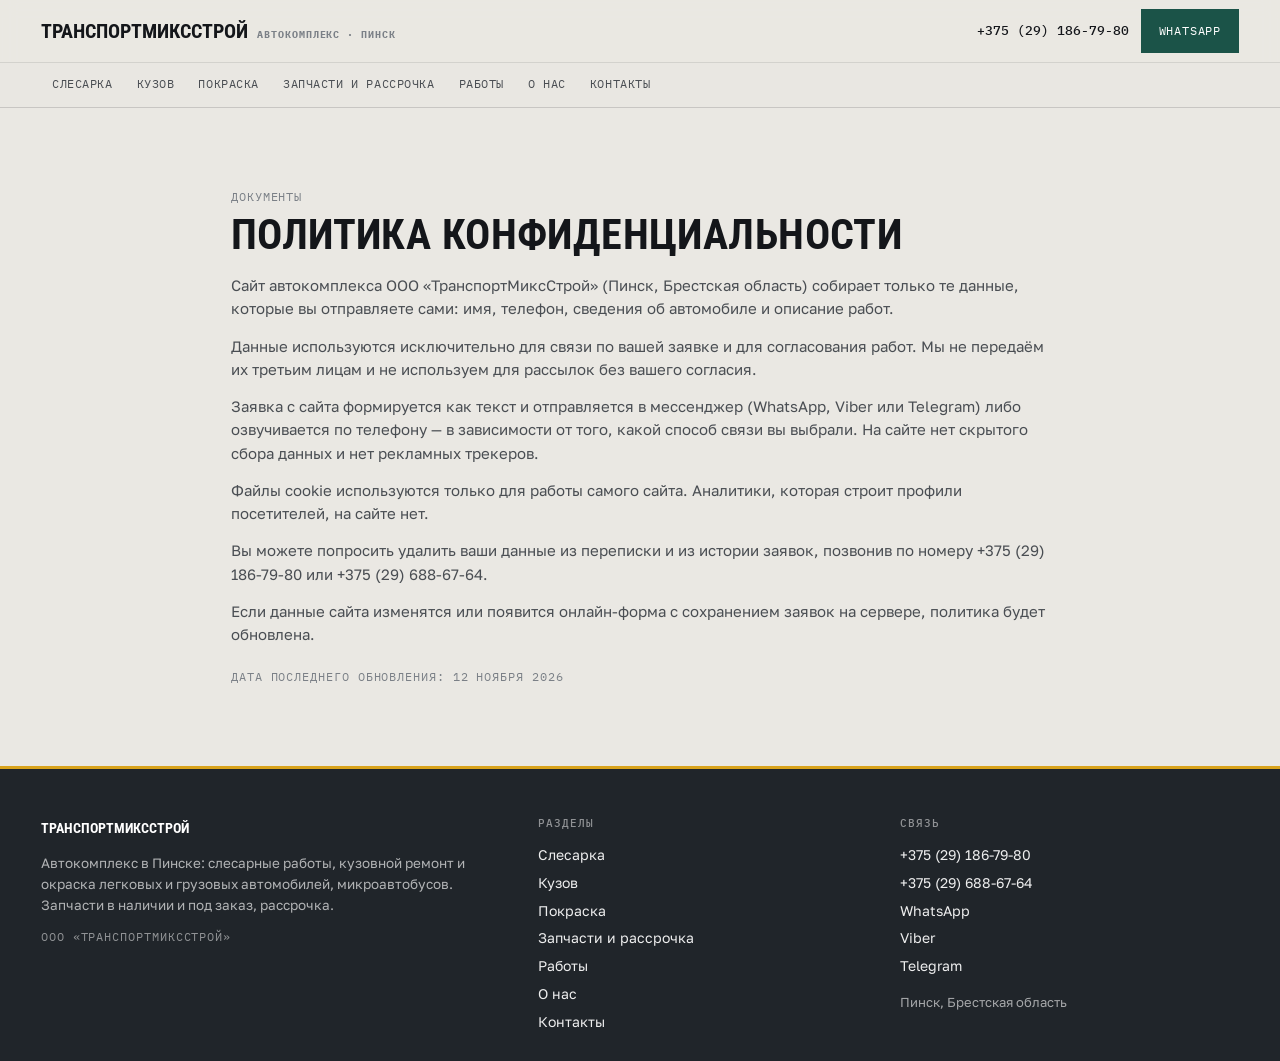
<file: politika.html>
<!doctype html><html lang="ru"><head>
<meta charset="utf-8"><meta name="viewport" content="width=device-width,initial-scale=1">
<title>Политика конфиденциальности — ТранспортМиксСтрой</title><meta name="description" content="Политика обработки персональных данных сайта автокомплекса ТранспортМиксСтрой, Пинск.">
<meta property="og:title" content="Политика конфиденциальности — ТранспортМиксСтрой"><meta property="og:description" content="Политика обработки персональных данных сайта автокомплекса ТранспортМиксСтрой, Пинск.">
<meta property="og:type" content="website"><meta property="og:locale" content="ru_BY">
<link rel="icon" href="assets/img/favicon.svg" type="image/svg+xml">
<link rel="preconnect" href="https://fonts.googleapis.com"><link rel="preconnect" href="https://fonts.gstatic.com" crossorigin>
<link href="https://fonts.googleapis.com/css2?family=Roboto+Condensed:wght@400;700&family=Golos+Text:wght@400;500;600&family=IBM+Plex+Mono:wght@400;500&display=swap" rel="stylesheet">
<style>
:root{--paper:#EAE8E3;--paper2:#F3F1ED;--ink:#14161A;--ink2:#4A4E53;--ink3:#7B8087;
--line:rgba(20,22,26,.16);--line2:rgba(20,22,26,.10);--iron:#20252A;--iron2:#2C3238;
--teal:#1B5348;--lane:#D9A31C;--lane2:#C08B0E;
--f-d:'Roboto Condensed',Arial,sans-serif;--f-t:'Golos Text',Arial,sans-serif;--f-m:'IBM Plex Mono',monospace}
*{box-sizing:border-box}
html{-webkit-text-size-adjust:100%}
body{margin:0;background:var(--paper);color:var(--ink);font-family:var(--f-t);font-size:16px;line-height:1.55;overflow-x:hidden}
img{max-width:100%;display:block}
a{color:inherit;text-decoration:none}
h1,h2,h3{font-family:var(--f-d);text-transform:uppercase;letter-spacing:.01em;line-height:1.02;margin:0}
h1{font-size:clamp(2.1rem,5.6vw,4.6rem);font-weight:700}
h2{font-size:clamp(1.6rem,3.2vw,2.7rem);font-weight:700}
h3{font-size:clamp(1.02rem,1.5vw,1.24rem);font-weight:700;line-height:1.18}
p{margin:0}
.wrap{max-width:1280px;margin-inline:auto;padding-inline:clamp(16px,3.2vw,54px)}
.mono{font-family:var(--f-m);font-size:11.5px;letter-spacing:.08em;text-transform:uppercase;color:var(--ink3)}
.top{position:sticky;top:0;z-index:60;background:rgba(234,232,227,.97);backdrop-filter:blur(8px);border-bottom:1px solid var(--line)}
.top__row{display:flex;align-items:center;gap:12px;min-height:62px;min-width:0}
.brand{display:flex;align-items:baseline;gap:9px;font-family:var(--f-d);font-weight:700;font-size:20px;text-transform:uppercase;min-width:0;overflow:hidden;white-space:nowrap}
.brand b{font-weight:700}
.brand span{font-family:var(--f-m);font-size:9.5px;letter-spacing:.1em;color:var(--ink3);text-transform:uppercase}
.top__sp{flex:1;min-width:6px}
@media (max-width:560px){.brand span{display:none}.brand{font-size:17px}}
.tel{font-family:var(--f-m);font-size:12.5px;font-weight:500;color:var(--ink);white-space:nowrap}
.btn{display:inline-flex;align-items:center;justify-content:center;gap:8px;min-height:44px;padding:0 18px;border:0;cursor:pointer;font-family:var(--f-m);font-size:11.5px;letter-spacing:.07em;text-transform:uppercase;background:var(--ink);color:#fff;transition:.18s}
.btn:hover{background:var(--teal)}
.btn--teal{background:var(--teal)}.btn--teal:hover{background:var(--ink)}
.btn--ghost{background:transparent;color:var(--ink);box-shadow:inset 0 0 0 1px var(--line)}
.btn--ghost:hover{background:#fff;color:var(--ink)}
.burger{display:none;flex-direction:column;justify-content:center;gap:5px;width:42px;height:42px;background:transparent;border:1px solid var(--line);cursor:pointer;padding:0 11px;margin-left:auto}
.burger span{display:block;height:2px;background:var(--ink)}
.navbar{border-top:1px solid var(--line2);background:rgba(234,232,227,.98)}
.navbar__in{display:flex;align-items:center;gap:2px;overflow-x:auto;scrollbar-width:none;-ms-overflow-style:none}
.navbar__in::-webkit-scrollbar{display:none;height:0}
.navbar a{flex:none;font-family:var(--f-m);font-size:11.5px;letter-spacing:.05em;text-transform:uppercase;padding:12px 11px;white-space:nowrap;border-bottom:2px solid transparent;color:var(--ink2)}
.navbar a:hover{color:var(--ink);border-color:var(--lane)}
.navbar a[aria-current="page"]{color:var(--teal);border-color:var(--teal)}
.hero{position:relative;min-height:clamp(500px,72vh,740px);display:flex;align-items:flex-end;color:#fff;overflow:hidden;background:var(--iron)}
.hero__bg{position:absolute;inset:0;width:100%;height:100%;object-fit:cover}
.hero__scrim{position:absolute;inset:0;background:linear-gradient(96deg,rgba(14,18,22,.94) 0%,rgba(14,18,22,.78) 46%,rgba(14,18,22,.16) 100%)}
.hero__in{position:relative;padding:clamp(26px,4vw,58px) 0 clamp(30px,4vw,52px);width:100%}
.hero h1{color:#fff;max-width:20ch;margin:10px 0 16px}
.hero h1 em{font-style:normal;color:var(--lane)}
.hero p{color:rgba(255,255,255,.88);max-width:52ch;font-size:clamp(14.5px,1.3vw,17px)}
.hero .cta{display:flex;flex-wrap:wrap;gap:10px;margin-top:22px}
.hero .btn--ghost{color:#fff;box-shadow:inset 0 0 0 1px rgba(255,255,255,.42)}
.hero .btn--ghost:hover{background:rgba(255,255,255,.12);color:#fff}
.hero .mono{color:rgba(255,255,255,.72)}
.sec{padding:clamp(40px,6.4vw,80px) 0}
.sec--paper2{background:var(--paper2);border-top:1px solid var(--line2);border-bottom:1px solid var(--line2)}
.sec--iron{background:var(--iron);color:#fff}
.sec--iron .mono{color:rgba(255,255,255,.6)}
.sec--iron h2{color:#fff}
.shead{display:grid;grid-template-columns:1.15fr .85fr;gap:clamp(16px,3vw,44px);align-items:end;margin-bottom:clamp(22px,3vw,38px)}
@media (max-width:900px){.shead{grid-template-columns:1fr}}
.shead p{color:var(--ink2);font-size:15.5px}
.sec--iron .shead p{color:rgba(255,255,255,.8)}
.fbar{display:flex;flex-wrap:wrap;gap:8px;margin-top:18px}
.chip{font-family:var(--f-m);font-size:11px;letter-spacing:.05em;text-transform:uppercase;padding:7px 11px;border:1px solid var(--line);color:var(--ink2);background:#fff;cursor:pointer}
.chip[aria-pressed="true"]{background:var(--ink);color:#fff;border-color:var(--ink)}
.shots{display:grid;grid-template-columns:repeat(3,minmax(0,1fr));gap:10px}
@media (max-width:860px){.shots{grid-template-columns:repeat(2,minmax(0,1fr))}}
@media (max-width:520px){.shots{grid-template-columns:1fr}}
.shots figure{margin:0;background:#fff;border:1px solid var(--line2)}
.shots img{width:100%;height:230px;object-fit:cover}
.shots figcaption{font-size:12.5px;color:var(--ink2);padding:9px 11px;border-top:1px solid var(--line2)}
.lead{display:grid;grid-template-columns:1.05fr .95fr;gap:clamp(14px,3vw,32px);align-items:start}
@media (max-width:940px){.lead{grid-template-columns:1fr}}
.lead figure{margin:0}
.lead img{width:100%;height:clamp(240px,32vw,420px);object-fit:cover}
.lead figcaption{font-family:var(--f-m);font-size:10.5px;color:var(--ink3);padding-top:8px;text-transform:uppercase;letter-spacing:.06em}
.acc{border-top:1px solid var(--line)}
.acc details{border-bottom:1px solid var(--line)}
.acc summary{cursor:pointer;padding:14px 30px 14px 0;font-family:var(--f-d);text-transform:uppercase;font-size:15px;font-weight:600;position:relative;list-style:none}
.acc summary::-webkit-details-marker{display:none}
.acc summary::after{content:"+";position:absolute;right:4px;top:11px;font-family:var(--f-m);font-size:17px;color:var(--lane2)}
.acc details[open] summary::after{content:"–"}
.acc p{padding:0 0 16px;color:var(--ink2);font-size:14.5px;max-width:78ch}
.form{display:grid;gap:10px}
.form input,.form select,.form textarea{width:100%;min-width:0;font-family:var(--f-t);font-size:14.5px;padding:12px 13px;border:1px solid var(--line);background:#fff;color:var(--ink)}
.form input:focus,.form select:focus,.form textarea:focus{outline:2px solid var(--teal);outline-offset:1px}
.formrow{display:grid;grid-template-columns:1fr 1fr;gap:10px}
@media (max-width:520px){.formrow{grid-template-columns:1fr}}
.formout{margin:10px 0 0;font-size:13.5px;color:var(--teal)}
.fbar{position:fixed;left:0;right:0;bottom:0;z-index:70;display:none;grid-template-columns:repeat(4,1fr);background:var(--iron);padding:6px;gap:4px}
.fbar a{display:flex;align-items:center;justify-content:center;gap:6px;padding:9px 4px;color:#fff;font-family:var(--f-m);font-size:10.5px;letter-spacing:.04em;border-radius:2px;text-transform:uppercase}
.fbar a.call{background:var(--lane);color:#14161A;font-weight:600}
.fbar a.wa{background:#1F7A5C}.fbar a.vb{background:#5B4BA8}.fbar a.tg{background:#2A6EA8}
@media (max-width:859px){.fbar{display:grid}body{padding-bottom:58px}.top .tel{display:none}.burger{display:flex}}
[hidden]{display:none!important}
footer{background:var(--iron);color:rgba(255,255,255,.8);padding:clamp(28px,4vw,46px) 0 26px;border-top:3px solid var(--lane)}
footer a{color:rgba(255,255,255,.92)}
.fgrid{display:grid;grid-template-columns:1.4fr 1fr 1fr;gap:22px}
@media (max-width:820px){.fgrid{grid-template-columns:1fr}}
.fgrid h4{font-family:var(--f-m);font-size:10.5px;letter-spacing:.1em;text-transform:uppercase;color:rgba(255,255,255,.5);margin:0 0 10px;font-weight:500}
.fgrid a{display:block;font-size:14px;padding:3px 0}
</style>
<link rel="stylesheet" href="assets/css/site.v1.css">
</head><body>
<header class="top">
  <div class="wrap top__row">
    <a class="brand" href="index.html"><b>ТранспортМиксСтрой</b><span>автокомплекс · Пинск</span></a>
    <span class="top__sp"></span>
    <a class="tel" href="tel:+375291867980">+375 (29) 186-79-80</a>
    <a class="btn btn--teal" href="https://wa.me/375291867980" target="_blank" rel="noopener" id="topCta">WhatsApp</a>
    <button class="burger" id="burger" aria-label="Меню" aria-expanded="false" aria-controls="drawer"><span></span><span></span><span></span></button>
  </div>
  <nav class="navbar" aria-label="Страницы сайта"><div class="wrap navbar__in"><a href="slesarka.html">Слесарка</a><a href="kuzov.html">Кузов</a><a href="pokraska.html">Покраска</a><a href="zapchasti.html">Запчасти и рассрочка</a><a href="raboty.html">Работы</a><a href="o-kompanii.html">О нас</a><a href="kontakty.html">Контакты</a></div></nav>
</header>
<div class="drawer" id="drawer" hidden role="dialog" aria-modal="true" aria-label="Меню">
  <div class="drawer__bg" data-close></div>
  <div class="drawer__inner">
    <div class="drawer__top"><span class="mono">Меню</span><button class="drawer__close" id="drawerClose" aria-label="Закрыть">×</button></div>
    <nav class="drawer__nav"><a class="dl" href="slesarka.html">Слесарка</a><a class="dl" href="kuzov.html">Кузов</a><a class="dl" href="pokraska.html">Покраска</a><a class="dl" href="zapchasti.html">Запчасти и рассрочка</a><a class="dl" href="raboty.html">Работы</a><a class="dl" href="o-kompanii.html">О нас</a><a class="dl" href="kontakty.html">Контакты</a><a class="dl" href="politika.html">Политика</a></nav>
    <div class="drawer__foot"><a class="btn btn--teal" href="tel:+375291867980">Позвонить +375 (29) 186-79-80</a><a class="btn btn--ghost" href="https://wa.me/375291867980" target="_blank" rel="noopener">WhatsApp</a></div>
  </div>
</div>

<main><section class="sec"><div class="wrap" style="max-width:900px">
<p class="mono" style="margin-bottom:8px">Документы</p>
<h1 style="font-size:clamp(1.7rem,3.4vw,2.6rem);margin-bottom:18px">Политика конфиденциальности</h1>
<div style="display:grid;gap:14px;color:var(--ink2);font-size:15px">
<p>Сайт автокомплекса ООО «ТранспортМиксСтрой» (Пинск, Брестская область) собирает только те данные, которые вы отправляете сами: имя, телефон, сведения об автомобиле и описание работ.</p>
<p>Данные используются исключительно для связи по вашей заявке и для согласования работ. Мы не передаём их третьим лицам и не используем для рассылок без вашего согласия.</p>
<p>Заявка с сайта формируется как текст и отправляется в мессенджер (WhatsApp, Viber или Telegram) либо озвучивается по телефону — в зависимости от того, какой способ связи вы выбрали. На сайте нет скрытого сбора данных и нет рекламных трекеров.</p>
<p>Файлы cookie используются только для работы самого сайта. Аналитики, которая строит профили посетителей, на сайте нет.</p>
<p>Вы можете попросить удалить ваши данные из переписки и из истории заявок, позвонив по номеру +375 (29) 186-79-80 или +375 (29) 688-67-64.</p>
<p>Если данные сайта изменятся или появится онлайн-форма с сохранением заявок на сервере, политика будет обновлена.</p>
<p class="mono" style="margin-top:8px">Дата последнего обновления: 12 ноября 2026</p>
</div></div></section></main><footer><div class="wrap fgrid">
<div><a class="brand" href="index.html" style="color:#fff"><b>ТранспортМиксСтрой</b></a>
<p style="margin:10px 0 0;font-size:13.5px;color:rgba(255,255,255,.65)">Автокомплекс в Пинске: слесарные работы, кузовной ремонт и окраска легковых и грузовых автомобилей, микроавтобусов. Запчасти в наличии и под заказ, рассрочка.</p>
<p class="mono" style="margin:12px 0 0;color:rgba(255,255,255,.5)">ООО «ТранспортМиксСтрой»</p></div>
<div><h4>Разделы</h4><a href="slesarka.html">Слесарка</a><a href="kuzov.html">Кузов</a><a href="pokraska.html">Покраска</a><a href="zapchasti.html">Запчасти и рассрочка</a><a href="raboty.html">Работы</a><a href="o-kompanii.html">О нас</a><a href="kontakty.html">Контакты</a></div>
<div><h4>Связь</h4><a href="tel:+375291867980">+375 (29) 186-79-80</a><a href="tel:+375296886764">+375 (29) 688-67-64</a><a href="https://wa.me/375291867980" target="_blank" rel="noopener">WhatsApp</a><a href="viber://chat?number=%2B375291867980">Viber</a><a href="https://t.me/+375291867980">Telegram</a>
<p style="margin:12px 0 0;font-size:13px;color:rgba(255,255,255,.6)">Пинск, Брестская область</p></div>
</div></footer>
<div class="fbar"><a class="call" href="tel:+375291867980">Позвонить</a><a class="wa" href="https://wa.me/375291867980" target="_blank" rel="noopener">WhatsApp</a><a class="vb" href="viber://chat?number=%2B375291867980">Viber</a><a class="tg" href="https://t.me/+375291867980">Telegram</a></div>
<script src="assets/js/main.v1.js"></script>
</body></html>
</file>
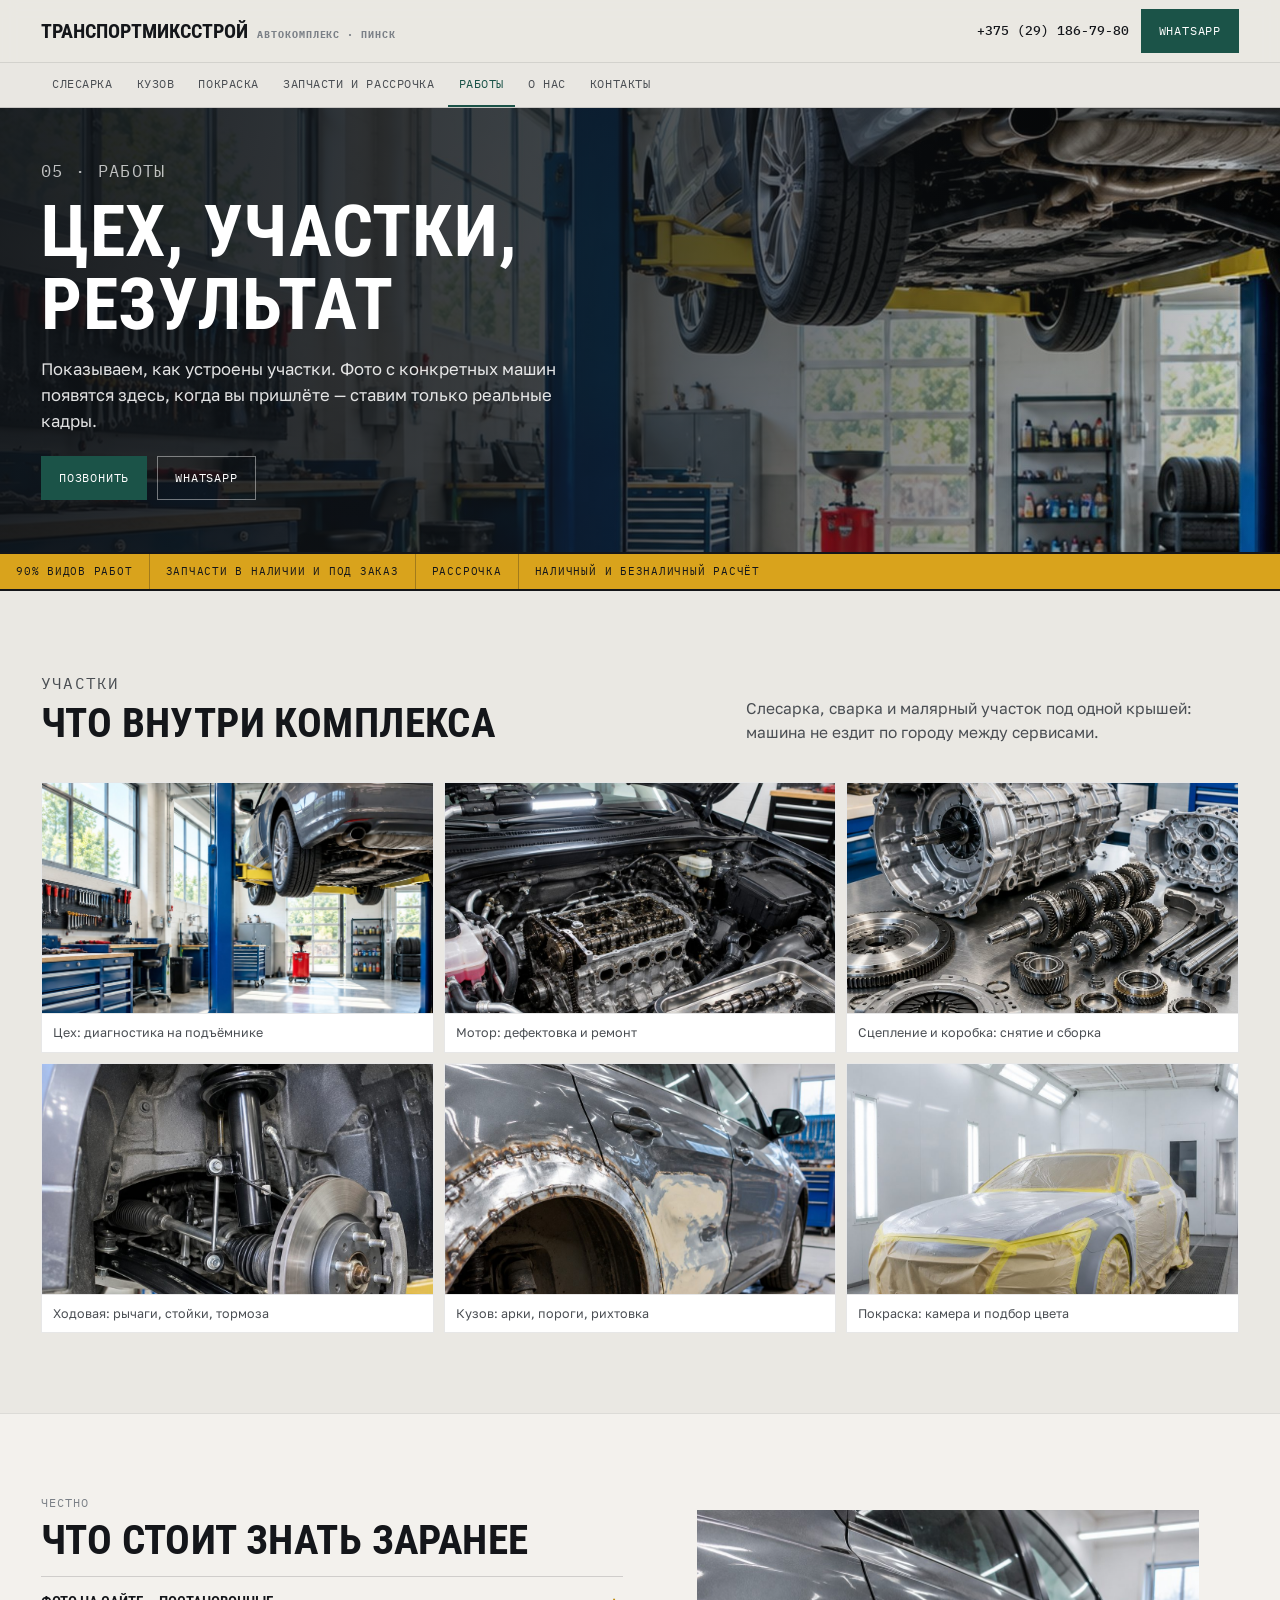
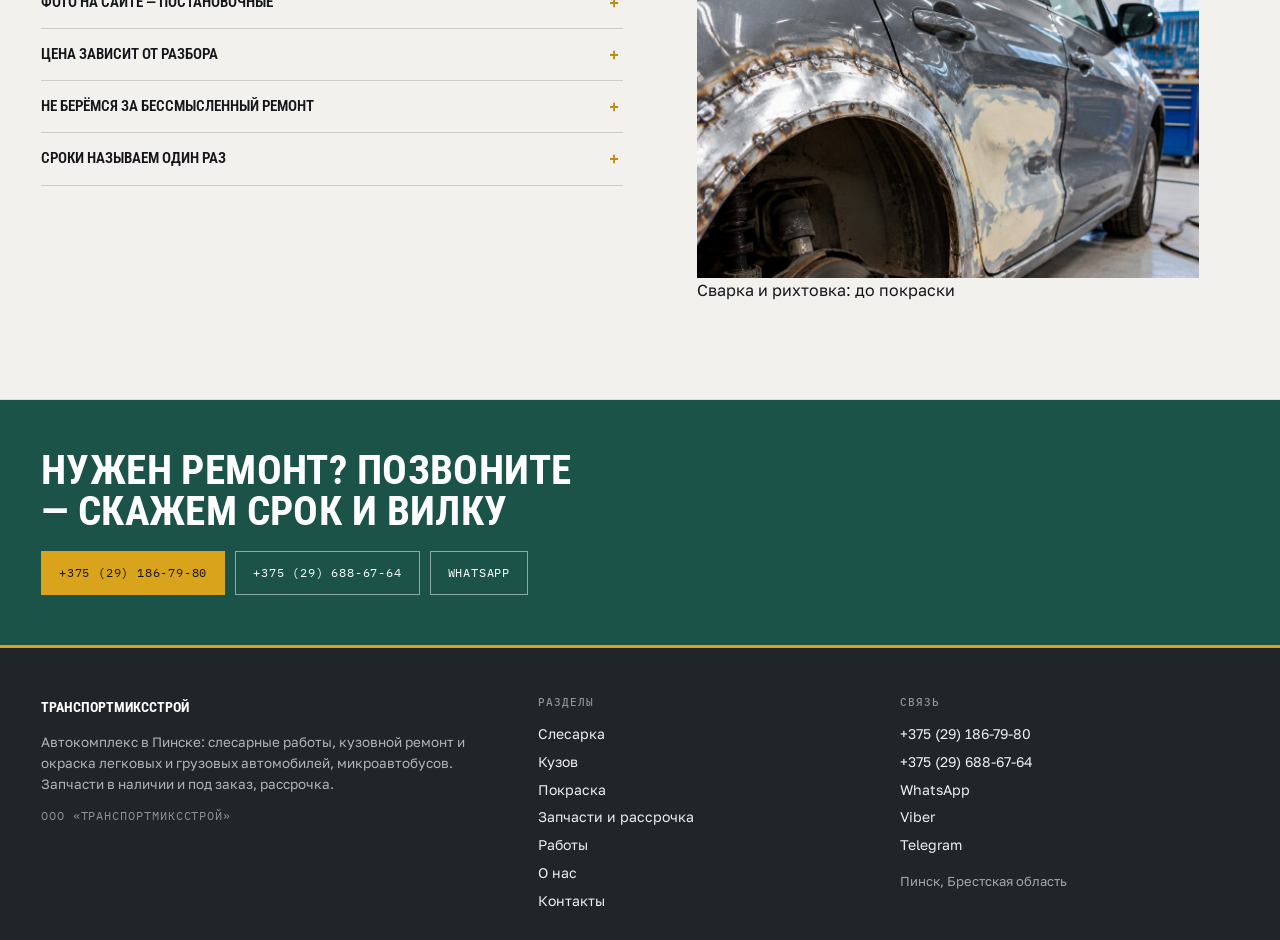
<file: raboty.html>
<!doctype html><html lang="ru"><head>
<meta charset="utf-8"><meta name="viewport" content="width=device-width,initial-scale=1">
<title>Работы автокомплекса в Пинске — слесарка, кузов, покраска | ТранспортМиксСтрой</title><meta name="description" content="Участки и работы автокомплекса в Пинске: слесарный, кузовной и малярный. Что делаем на каждом и как это выглядит.">
<meta property="og:title" content="Работы автокомплекса в Пинске — слесарка, кузов, покраска | ТранспортМиксСтрой"><meta property="og:description" content="Участки и работы автокомплекса в Пинске: слесарный, кузовной и малярный. Что делаем на каждом и как это выглядит.">
<meta property="og:type" content="website"><meta property="og:locale" content="ru_BY">
<link rel="icon" href="assets/img/favicon.svg" type="image/svg+xml">
<link rel="preconnect" href="https://fonts.googleapis.com"><link rel="preconnect" href="https://fonts.gstatic.com" crossorigin>
<link href="https://fonts.googleapis.com/css2?family=Roboto+Condensed:wght@400;700&family=Golos+Text:wght@400;500;600&family=IBM+Plex+Mono:wght@400;500&display=swap" rel="stylesheet">
<style>
:root{--paper:#EAE8E3;--paper2:#F3F1ED;--ink:#14161A;--ink2:#4A4E53;--ink3:#7B8087;
--line:rgba(20,22,26,.16);--line2:rgba(20,22,26,.10);--iron:#20252A;--iron2:#2C3238;
--teal:#1B5348;--lane:#D9A31C;--lane2:#C08B0E;
--f-d:'Roboto Condensed',Arial,sans-serif;--f-t:'Golos Text',Arial,sans-serif;--f-m:'IBM Plex Mono',monospace}
*{box-sizing:border-box}
html{-webkit-text-size-adjust:100%}
body{margin:0;background:var(--paper);color:var(--ink);font-family:var(--f-t);font-size:16px;line-height:1.55;overflow-x:hidden}
img{max-width:100%;display:block}
a{color:inherit;text-decoration:none}
h1,h2,h3{font-family:var(--f-d);text-transform:uppercase;letter-spacing:.01em;line-height:1.02;margin:0}
h1{font-size:clamp(2.1rem,5.6vw,4.6rem);font-weight:700}
h2{font-size:clamp(1.6rem,3.2vw,2.7rem);font-weight:700}
h3{font-size:clamp(1.02rem,1.5vw,1.24rem);font-weight:700;line-height:1.18}
p{margin:0}
.wrap{max-width:1280px;margin-inline:auto;padding-inline:clamp(16px,3.2vw,54px)}
.mono{font-family:var(--f-m);font-size:11.5px;letter-spacing:.08em;text-transform:uppercase;color:var(--ink3)}
.top{position:sticky;top:0;z-index:60;background:rgba(234,232,227,.97);backdrop-filter:blur(8px);border-bottom:1px solid var(--line)}
.top__row{display:flex;align-items:center;gap:12px;min-height:62px;min-width:0}
.brand{display:flex;align-items:baseline;gap:9px;font-family:var(--f-d);font-weight:700;font-size:20px;text-transform:uppercase;min-width:0;overflow:hidden;white-space:nowrap}
.brand b{font-weight:700}
.brand span{font-family:var(--f-m);font-size:9.5px;letter-spacing:.1em;color:var(--ink3);text-transform:uppercase}
.top__sp{flex:1;min-width:6px}
@media (max-width:560px){.brand span{display:none}.brand{font-size:17px}}
.tel{font-family:var(--f-m);font-size:12.5px;font-weight:500;color:var(--ink);white-space:nowrap}
.btn{display:inline-flex;align-items:center;justify-content:center;gap:8px;min-height:44px;padding:0 18px;border:0;cursor:pointer;font-family:var(--f-m);font-size:11.5px;letter-spacing:.07em;text-transform:uppercase;background:var(--ink);color:#fff;transition:.18s}
.btn:hover{background:var(--teal)}
.btn--teal{background:var(--teal)}.btn--teal:hover{background:var(--ink)}
.btn--ghost{background:transparent;color:var(--ink);box-shadow:inset 0 0 0 1px var(--line)}
.btn--ghost:hover{background:#fff;color:var(--ink)}
.burger{display:none;flex-direction:column;justify-content:center;gap:5px;width:42px;height:42px;background:transparent;border:1px solid var(--line);cursor:pointer;padding:0 11px;margin-left:auto}
.burger span{display:block;height:2px;background:var(--ink)}
.navbar{border-top:1px solid var(--line2);background:rgba(234,232,227,.98)}
.navbar__in{display:flex;align-items:center;gap:2px;overflow-x:auto;scrollbar-width:none;-ms-overflow-style:none}
.navbar__in::-webkit-scrollbar{display:none;height:0}
.navbar a{flex:none;font-family:var(--f-m);font-size:11.5px;letter-spacing:.05em;text-transform:uppercase;padding:12px 11px;white-space:nowrap;border-bottom:2px solid transparent;color:var(--ink2)}
.navbar a:hover{color:var(--ink);border-color:var(--lane)}
.navbar a[aria-current="page"]{color:var(--teal);border-color:var(--teal)}
.hero{position:relative;min-height:clamp(500px,72vh,740px);display:flex;align-items:flex-end;color:#fff;overflow:hidden;background:var(--iron)}
.hero__bg{position:absolute;inset:0;width:100%;height:100%;object-fit:cover}
.hero__scrim{position:absolute;inset:0;background:linear-gradient(96deg,rgba(14,18,22,.94) 0%,rgba(14,18,22,.78) 46%,rgba(14,18,22,.16) 100%)}
.hero__in{position:relative;padding:clamp(26px,4vw,58px) 0 clamp(30px,4vw,52px);width:100%}
.hero h1{color:#fff;max-width:20ch;margin:10px 0 16px}
.hero h1 em{font-style:normal;color:var(--lane)}
.hero p{color:rgba(255,255,255,.88);max-width:52ch;font-size:clamp(14.5px,1.3vw,17px)}
.hero .cta{display:flex;flex-wrap:wrap;gap:10px;margin-top:22px}
.hero .btn--ghost{color:#fff;box-shadow:inset 0 0 0 1px rgba(255,255,255,.42)}
.hero .btn--ghost:hover{background:rgba(255,255,255,.12);color:#fff}
.hero .mono{color:rgba(255,255,255,.72)}
.sec{padding:clamp(40px,6.4vw,80px) 0}
.sec--paper2{background:var(--paper2);border-top:1px solid var(--line2);border-bottom:1px solid var(--line2)}
.sec--iron{background:var(--iron);color:#fff}
.sec--iron .mono{color:rgba(255,255,255,.6)}
.sec--iron h2{color:#fff}
.shead{display:grid;grid-template-columns:1.15fr .85fr;gap:clamp(16px,3vw,44px);align-items:end;margin-bottom:clamp(22px,3vw,38px)}
@media (max-width:900px){.shead{grid-template-columns:1fr}}
.shead p{color:var(--ink2);font-size:15.5px}
.sec--iron .shead p{color:rgba(255,255,255,.8)}
.fbar{display:flex;flex-wrap:wrap;gap:8px;margin-top:18px}
.chip{font-family:var(--f-m);font-size:11px;letter-spacing:.05em;text-transform:uppercase;padding:7px 11px;border:1px solid var(--line);color:var(--ink2);background:#fff;cursor:pointer}
.chip[aria-pressed="true"]{background:var(--ink);color:#fff;border-color:var(--ink)}
.shots{display:grid;grid-template-columns:repeat(3,minmax(0,1fr));gap:10px}
@media (max-width:860px){.shots{grid-template-columns:repeat(2,minmax(0,1fr))}}
@media (max-width:520px){.shots{grid-template-columns:1fr}}
.shots figure{margin:0;background:#fff;border:1px solid var(--line2)}
.shots img{width:100%;height:230px;object-fit:cover}
.shots figcaption{font-size:12.5px;color:var(--ink2);padding:9px 11px;border-top:1px solid var(--line2)}
.lead{display:grid;grid-template-columns:1.05fr .95fr;gap:clamp(14px,3vw,32px);align-items:start}
@media (max-width:940px){.lead{grid-template-columns:1fr}}
.lead figure{margin:0}
.lead img{width:100%;height:clamp(240px,32vw,420px);object-fit:cover}
.lead figcaption{font-family:var(--f-m);font-size:10.5px;color:var(--ink3);padding-top:8px;text-transform:uppercase;letter-spacing:.06em}
.acc{border-top:1px solid var(--line)}
.acc details{border-bottom:1px solid var(--line)}
.acc summary{cursor:pointer;padding:14px 30px 14px 0;font-family:var(--f-d);text-transform:uppercase;font-size:15px;font-weight:600;position:relative;list-style:none}
.acc summary::-webkit-details-marker{display:none}
.acc summary::after{content:"+";position:absolute;right:4px;top:11px;font-family:var(--f-m);font-size:17px;color:var(--lane2)}
.acc details[open] summary::after{content:"–"}
.acc p{padding:0 0 16px;color:var(--ink2);font-size:14.5px;max-width:78ch}
.form{display:grid;gap:10px}
.form input,.form select,.form textarea{width:100%;min-width:0;font-family:var(--f-t);font-size:14.5px;padding:12px 13px;border:1px solid var(--line);background:#fff;color:var(--ink)}
.form input:focus,.form select:focus,.form textarea:focus{outline:2px solid var(--teal);outline-offset:1px}
.formrow{display:grid;grid-template-columns:1fr 1fr;gap:10px}
@media (max-width:520px){.formrow{grid-template-columns:1fr}}
.formout{margin:10px 0 0;font-size:13.5px;color:var(--teal)}
.fbar{position:fixed;left:0;right:0;bottom:0;z-index:70;display:none;grid-template-columns:repeat(4,1fr);background:var(--iron);padding:6px;gap:4px}
.fbar a{display:flex;align-items:center;justify-content:center;gap:6px;padding:9px 4px;color:#fff;font-family:var(--f-m);font-size:10.5px;letter-spacing:.04em;border-radius:2px;text-transform:uppercase}
.fbar a.call{background:var(--lane);color:#14161A;font-weight:600}
.fbar a.wa{background:#1F7A5C}.fbar a.vb{background:#5B4BA8}.fbar a.tg{background:#2A6EA8}
@media (max-width:859px){.fbar{display:grid}body{padding-bottom:58px}.top .tel{display:none}.burger{display:flex}}
[hidden]{display:none!important}
footer{background:var(--iron);color:rgba(255,255,255,.8);padding:clamp(28px,4vw,46px) 0 26px;border-top:3px solid var(--lane)}
footer a{color:rgba(255,255,255,.92)}
.fgrid{display:grid;grid-template-columns:1.4fr 1fr 1fr;gap:22px}
@media (max-width:820px){.fgrid{grid-template-columns:1fr}}
.fgrid h4{font-family:var(--f-m);font-size:10.5px;letter-spacing:.1em;text-transform:uppercase;color:rgba(255,255,255,.5);margin:0 0 10px;font-weight:500}
.fgrid a{display:block;font-size:14px;padding:3px 0}
</style>
<link rel="stylesheet" href="assets/css/site.v1.css">
</head><body>
<header class="top">
  <div class="wrap top__row">
    <a class="brand" href="index.html"><b>ТранспортМиксСтрой</b><span>автокомплекс · Пинск</span></a>
    <span class="top__sp"></span>
    <a class="tel" href="tel:+375291867980">+375 (29) 186-79-80</a>
    <a class="btn btn--teal" href="https://wa.me/375291867980" target="_blank" rel="noopener" id="topCta">WhatsApp</a>
    <button class="burger" id="burger" aria-label="Меню" aria-expanded="false" aria-controls="drawer"><span></span><span></span><span></span></button>
  </div>
  <nav class="navbar" aria-label="Страницы сайта"><div class="wrap navbar__in"><a href="slesarka.html">Слесарка</a><a href="kuzov.html">Кузов</a><a href="pokraska.html">Покраска</a><a href="zapchasti.html">Запчасти и рассрочка</a><a href="raboty.html" aria-current="page">Работы</a><a href="o-kompanii.html">О нас</a><a href="kontakty.html">Контакты</a></div></nav>
</header>
<div class="drawer" id="drawer" hidden role="dialog" aria-modal="true" aria-label="Меню">
  <div class="drawer__bg" data-close></div>
  <div class="drawer__inner">
    <div class="drawer__top"><span class="mono">Меню</span><button class="drawer__close" id="drawerClose" aria-label="Закрыть">×</button></div>
    <nav class="drawer__nav"><a class="dl" href="slesarka.html">Слесарка</a><a class="dl" href="kuzov.html">Кузов</a><a class="dl" href="pokraska.html">Покраска</a><a class="dl" href="zapchasti.html">Запчасти и рассрочка</a><a class="dl" href="raboty.html">Работы</a><a class="dl" href="o-kompanii.html">О нас</a><a class="dl" href="kontakty.html">Контакты</a><a class="dl" href="politika.html">Политика</a></nav>
    <div class="drawer__foot"><a class="btn btn--teal" href="tel:+375291867980">Позвонить +375 (29) 186-79-80</a><a class="btn btn--ghost" href="https://wa.me/375291867980" target="_blank" rel="noopener">WhatsApp</a></div>
  </div>
</div>

<main>
<section class="hero" style="min-height:clamp(360px,44vh,470px)">
  <img class="hero__bg" src="assets/img/hero.jpg" alt="Цех автокомплекса">
  <div class="hero__scrim"></div>
  <div class="hero__in"><div class="wrap"><p class="mono">05 · Работы</p>
  <h1>Цех, участки,<br>результат</h1>
  <p>Показываем, как устроены участки. Фото с конкретных машин появятся здесь, когда вы пришлёте — ставим только реальные кадры.</p>
  <div class="cta"><a class="btn btn--teal" href="tel:+375291867980">Позвонить</a><a class="btn btn--ghost" href="https://wa.me/375291867980" target="_blank" rel="noopener">WhatsApp</a></div></div></div>
</section>
<div class="strip"><span>90% видов работ</span><span>Запчасти в наличии и под заказ</span><span>Рассрочка</span><span>Наличный и безналичный расчёт</span></div>
<section class="sec"><div class="wrap">
  <div class="shead"><div><p class="mono" style="margin-bottom:8px">Участки</p><h2>Что внутри комплекса</h2></div><p>Слесарка, сварка и малярный участок под одной крышей: машина не ездит по городу между сервисами.</p></div>
  <div class="shots">
    <figure><img src="assets/img/hero.jpg" alt="Цех с подъёмником"><figcaption>Цех: диагностика на подъёмнике</figcaption></figure>
    <figure><img src="assets/img/engine.jpg" alt="Ремонт двигателя"><figcaption>Мотор: дефектовка и ремонт</figcaption></figure>
    <figure><img src="assets/img/gearbox.jpg" alt="Сцепление и КПП"><figcaption>Сцепление и коробка: снятие и сборка</figcaption></figure>
    <figure><img src="assets/img/susp.jpg" alt="Ходовая часть"><figcaption>Ходовая: рычаги, стойки, тормоза</figcaption></figure>
    <figure><img src="assets/img/body.jpg" alt="Кузовные работы"><figcaption>Кузов: арки, пороги, рихтовка</figcaption></figure>
    <figure><img src="assets/img/paint.jpg" alt="Малярная камера"><figcaption>Покраска: камера и подбор цвета</figcaption></figure>
  </div>
</div></section>
<section class="sec sec--paper2"><div class="wrap two">
  <div><p class="mono" style="margin-bottom:8px">Честно</p><h2 style="margin-bottom:14px">Что стоит знать заранее</h2>
  <div class="acc"><details><summary>Фото на сайте — постановочные</summary><p>Сейчас здесь кадры участков, а не конкретных заказчиков. Реальные фото работ добавим, когда вы их пришлёте: чужие фото с просторов интернета не ставим.</p></details><details><summary>Цена зависит от разбора</summary><p>Пока элемент не разобран, точную сумму не назовёт никто. Мы говорим вилку и фиксируем её после дефектовки.</p></details><details><summary>Не берёмся за бессмысленный ремонт</summary><p>Если машина гнилая насквозь и ремонт дороже её стоимости — скажем это прямо, а не будем «спасать» за ваш счёт.</p></details><details><summary>Сроки называем один раз</summary><p>Срок фиксируем при записи. Если по ходу находится дополнительная работа — сначала звонок и согласование, потом работа.</p></details></div></div>
  <figure><img src="assets/img/body.jpg" alt="Сварочные работы по кузову"><figcaption>Сварка и рихтовка: до покраски</figcaption></figure>
</div></section>
<section class="cta-band"><div class="wrap"><h2>Нужен ремонт? Позвоните — скажем срок и вилку</h2>
<div class="cta"><a class="btn" href="tel:+375291867980">+375 (29) 186-79-80</a><a class="btn btn--ghost" href="tel:+375296886764">+375 (29) 688-67-64</a><a class="btn btn--ghost" href="https://wa.me/375291867980" target="_blank" rel="noopener">WhatsApp</a></div></div></section>
</main><footer><div class="wrap fgrid">
<div><a class="brand" href="index.html" style="color:#fff"><b>ТранспортМиксСтрой</b></a>
<p style="margin:10px 0 0;font-size:13.5px;color:rgba(255,255,255,.65)">Автокомплекс в Пинске: слесарные работы, кузовной ремонт и окраска легковых и грузовых автомобилей, микроавтобусов. Запчасти в наличии и под заказ, рассрочка.</p>
<p class="mono" style="margin:12px 0 0;color:rgba(255,255,255,.5)">ООО «ТранспортМиксСтрой»</p></div>
<div><h4>Разделы</h4><a href="slesarka.html">Слесарка</a><a href="kuzov.html">Кузов</a><a href="pokraska.html">Покраска</a><a href="zapchasti.html">Запчасти и рассрочка</a><a href="raboty.html">Работы</a><a href="o-kompanii.html">О нас</a><a href="kontakty.html">Контакты</a></div>
<div><h4>Связь</h4><a href="tel:+375291867980">+375 (29) 186-79-80</a><a href="tel:+375296886764">+375 (29) 688-67-64</a><a href="https://wa.me/375291867980" target="_blank" rel="noopener">WhatsApp</a><a href="viber://chat?number=%2B375291867980">Viber</a><a href="https://t.me/+375291867980">Telegram</a>
<p style="margin:12px 0 0;font-size:13px;color:rgba(255,255,255,.6)">Пинск, Брестская область</p></div>
</div></footer>
<div class="fbar"><a class="call" href="tel:+375291867980">Позвонить</a><a class="wa" href="https://wa.me/375291867980" target="_blank" rel="noopener">WhatsApp</a><a class="vb" href="viber://chat?number=%2B375291867980">Viber</a><a class="tg" href="https://t.me/+375291867980">Telegram</a></div>
<script src="assets/js/main.v1.js"></script>
</body></html>
</file>
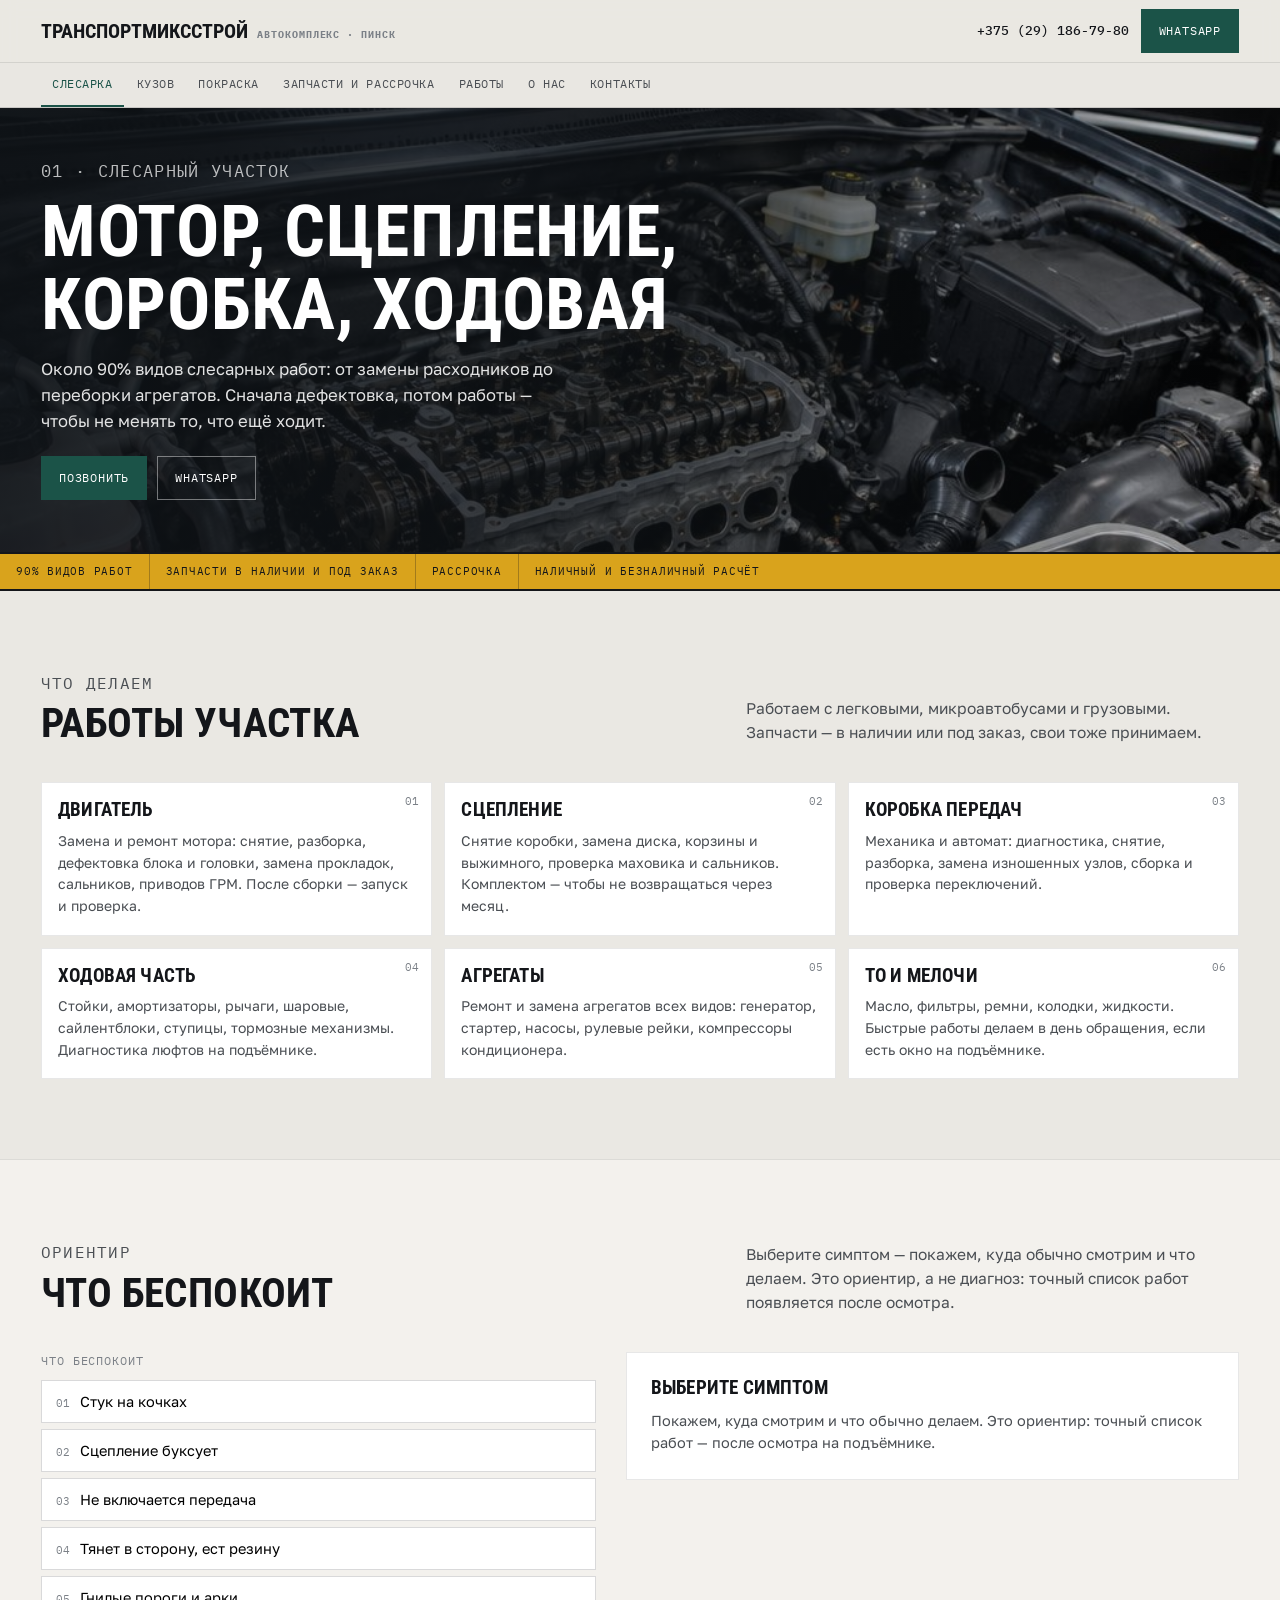
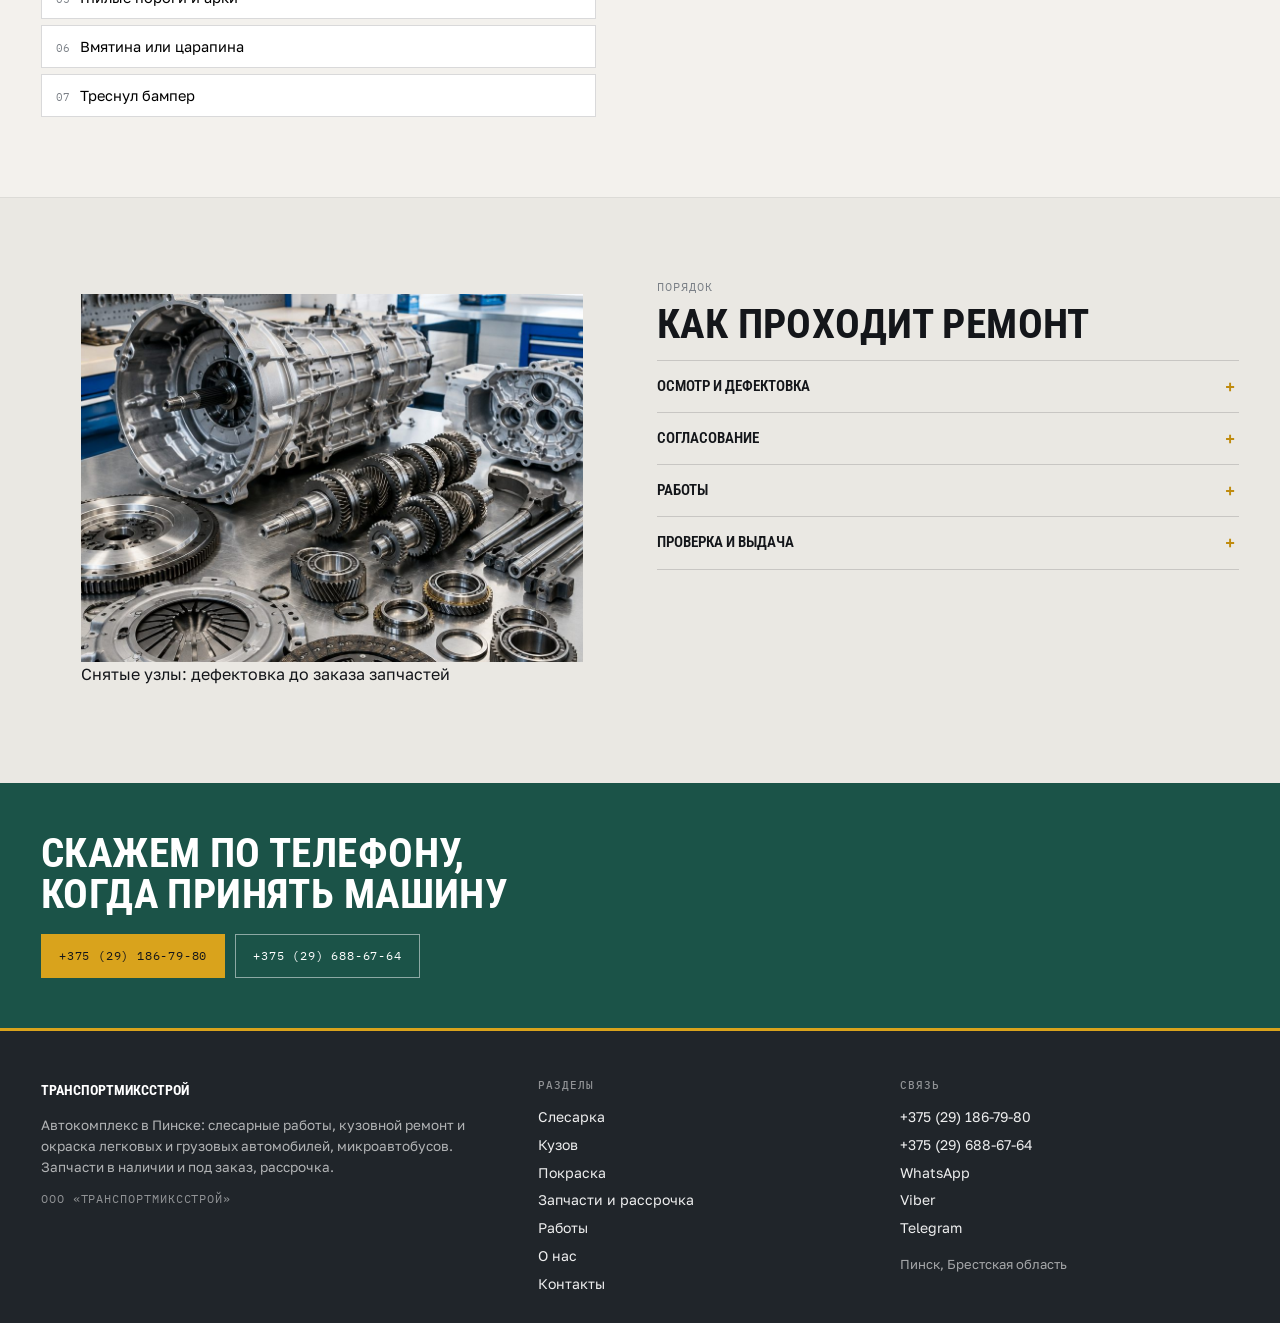
<file: slesarka.html>
<!doctype html><html lang="ru"><head>
<meta charset="utf-8"><meta name="viewport" content="width=device-width,initial-scale=1">
<title>Слесарные работы в Пинске: мотор, сцепление, КПП, ходовая | ТранспортМиксСтрой</title><meta name="description" content="Слесарный ремонт авто в Пинске: замена и ремонт двигателя, сцепления, коробки передач, ходовой части, агрегатов всех видов. Диагностика на подъёмнике, запчасти в наличии и под заказ.">
<meta property="og:title" content="Слесарные работы в Пинске: мотор, сцепление, КПП, ходовая | ТранспортМиксСтрой"><meta property="og:description" content="Слесарный ремонт авто в Пинске: замена и ремонт двигателя, сцепления, коробки передач, ходовой части, агрегатов всех видов. Диагностика на подъёмнике, запчасти в наличии и под заказ.">
<meta property="og:type" content="website"><meta property="og:locale" content="ru_BY">
<link rel="icon" href="assets/img/favicon.svg" type="image/svg+xml">
<link rel="preconnect" href="https://fonts.googleapis.com"><link rel="preconnect" href="https://fonts.gstatic.com" crossorigin>
<link href="https://fonts.googleapis.com/css2?family=Roboto+Condensed:wght@400;700&family=Golos+Text:wght@400;500;600&family=IBM+Plex+Mono:wght@400;500&display=swap" rel="stylesheet">
<style>
:root{--paper:#EAE8E3;--paper2:#F3F1ED;--ink:#14161A;--ink2:#4A4E53;--ink3:#7B8087;
--line:rgba(20,22,26,.16);--line2:rgba(20,22,26,.10);--iron:#20252A;--iron2:#2C3238;
--teal:#1B5348;--lane:#D9A31C;--lane2:#C08B0E;
--f-d:'Roboto Condensed',Arial,sans-serif;--f-t:'Golos Text',Arial,sans-serif;--f-m:'IBM Plex Mono',monospace}
*{box-sizing:border-box}
html{-webkit-text-size-adjust:100%}
body{margin:0;background:var(--paper);color:var(--ink);font-family:var(--f-t);font-size:16px;line-height:1.55;overflow-x:hidden}
img{max-width:100%;display:block}
a{color:inherit;text-decoration:none}
h1,h2,h3{font-family:var(--f-d);text-transform:uppercase;letter-spacing:.01em;line-height:1.02;margin:0}
h1{font-size:clamp(2.1rem,5.6vw,4.6rem);font-weight:700}
h2{font-size:clamp(1.6rem,3.2vw,2.7rem);font-weight:700}
h3{font-size:clamp(1.02rem,1.5vw,1.24rem);font-weight:700;line-height:1.18}
p{margin:0}
.wrap{max-width:1280px;margin-inline:auto;padding-inline:clamp(16px,3.2vw,54px)}
.mono{font-family:var(--f-m);font-size:11.5px;letter-spacing:.08em;text-transform:uppercase;color:var(--ink3)}
.top{position:sticky;top:0;z-index:60;background:rgba(234,232,227,.97);backdrop-filter:blur(8px);border-bottom:1px solid var(--line)}
.top__row{display:flex;align-items:center;gap:12px;min-height:62px;min-width:0}
.brand{display:flex;align-items:baseline;gap:9px;font-family:var(--f-d);font-weight:700;font-size:20px;text-transform:uppercase;min-width:0;overflow:hidden;white-space:nowrap}
.brand b{font-weight:700}
.brand span{font-family:var(--f-m);font-size:9.5px;letter-spacing:.1em;color:var(--ink3);text-transform:uppercase}
.top__sp{flex:1;min-width:6px}
@media (max-width:560px){.brand span{display:none}.brand{font-size:17px}}
.tel{font-family:var(--f-m);font-size:12.5px;font-weight:500;color:var(--ink);white-space:nowrap}
.btn{display:inline-flex;align-items:center;justify-content:center;gap:8px;min-height:44px;padding:0 18px;border:0;cursor:pointer;font-family:var(--f-m);font-size:11.5px;letter-spacing:.07em;text-transform:uppercase;background:var(--ink);color:#fff;transition:.18s}
.btn:hover{background:var(--teal)}
.btn--teal{background:var(--teal)}.btn--teal:hover{background:var(--ink)}
.btn--ghost{background:transparent;color:var(--ink);box-shadow:inset 0 0 0 1px var(--line)}
.btn--ghost:hover{background:#fff;color:var(--ink)}
.burger{display:none;flex-direction:column;justify-content:center;gap:5px;width:42px;height:42px;background:transparent;border:1px solid var(--line);cursor:pointer;padding:0 11px;margin-left:auto}
.burger span{display:block;height:2px;background:var(--ink)}
.navbar{border-top:1px solid var(--line2);background:rgba(234,232,227,.98)}
.navbar__in{display:flex;align-items:center;gap:2px;overflow-x:auto;scrollbar-width:none;-ms-overflow-style:none}
.navbar__in::-webkit-scrollbar{display:none;height:0}
.navbar a{flex:none;font-family:var(--f-m);font-size:11.5px;letter-spacing:.05em;text-transform:uppercase;padding:12px 11px;white-space:nowrap;border-bottom:2px solid transparent;color:var(--ink2)}
.navbar a:hover{color:var(--ink);border-color:var(--lane)}
.navbar a[aria-current="page"]{color:var(--teal);border-color:var(--teal)}
.hero{position:relative;min-height:clamp(500px,72vh,740px);display:flex;align-items:flex-end;color:#fff;overflow:hidden;background:var(--iron)}
.hero__bg{position:absolute;inset:0;width:100%;height:100%;object-fit:cover}
.hero__scrim{position:absolute;inset:0;background:linear-gradient(96deg,rgba(14,18,22,.94) 0%,rgba(14,18,22,.78) 46%,rgba(14,18,22,.16) 100%)}
.hero__in{position:relative;padding:clamp(26px,4vw,58px) 0 clamp(30px,4vw,52px);width:100%}
.hero h1{color:#fff;max-width:20ch;margin:10px 0 16px}
.hero h1 em{font-style:normal;color:var(--lane)}
.hero p{color:rgba(255,255,255,.88);max-width:52ch;font-size:clamp(14.5px,1.3vw,17px)}
.hero .cta{display:flex;flex-wrap:wrap;gap:10px;margin-top:22px}
.hero .btn--ghost{color:#fff;box-shadow:inset 0 0 0 1px rgba(255,255,255,.42)}
.hero .btn--ghost:hover{background:rgba(255,255,255,.12);color:#fff}
.hero .mono{color:rgba(255,255,255,.72)}
.sec{padding:clamp(40px,6.4vw,80px) 0}
.sec--paper2{background:var(--paper2);border-top:1px solid var(--line2);border-bottom:1px solid var(--line2)}
.sec--iron{background:var(--iron);color:#fff}
.sec--iron .mono{color:rgba(255,255,255,.6)}
.sec--iron h2{color:#fff}
.shead{display:grid;grid-template-columns:1.15fr .85fr;gap:clamp(16px,3vw,44px);align-items:end;margin-bottom:clamp(22px,3vw,38px)}
@media (max-width:900px){.shead{grid-template-columns:1fr}}
.shead p{color:var(--ink2);font-size:15.5px}
.sec--iron .shead p{color:rgba(255,255,255,.8)}
.fbar{display:flex;flex-wrap:wrap;gap:8px;margin-top:18px}
.chip{font-family:var(--f-m);font-size:11px;letter-spacing:.05em;text-transform:uppercase;padding:7px 11px;border:1px solid var(--line);color:var(--ink2);background:#fff;cursor:pointer}
.chip[aria-pressed="true"]{background:var(--ink);color:#fff;border-color:var(--ink)}
.shots{display:grid;grid-template-columns:repeat(3,minmax(0,1fr));gap:10px}
@media (max-width:860px){.shots{grid-template-columns:repeat(2,minmax(0,1fr))}}
@media (max-width:520px){.shots{grid-template-columns:1fr}}
.shots figure{margin:0;background:#fff;border:1px solid var(--line2)}
.shots img{width:100%;height:230px;object-fit:cover}
.shots figcaption{font-size:12.5px;color:var(--ink2);padding:9px 11px;border-top:1px solid var(--line2)}
.lead{display:grid;grid-template-columns:1.05fr .95fr;gap:clamp(14px,3vw,32px);align-items:start}
@media (max-width:940px){.lead{grid-template-columns:1fr}}
.lead figure{margin:0}
.lead img{width:100%;height:clamp(240px,32vw,420px);object-fit:cover}
.lead figcaption{font-family:var(--f-m);font-size:10.5px;color:var(--ink3);padding-top:8px;text-transform:uppercase;letter-spacing:.06em}
.acc{border-top:1px solid var(--line)}
.acc details{border-bottom:1px solid var(--line)}
.acc summary{cursor:pointer;padding:14px 30px 14px 0;font-family:var(--f-d);text-transform:uppercase;font-size:15px;font-weight:600;position:relative;list-style:none}
.acc summary::-webkit-details-marker{display:none}
.acc summary::after{content:"+";position:absolute;right:4px;top:11px;font-family:var(--f-m);font-size:17px;color:var(--lane2)}
.acc details[open] summary::after{content:"–"}
.acc p{padding:0 0 16px;color:var(--ink2);font-size:14.5px;max-width:78ch}
.form{display:grid;gap:10px}
.form input,.form select,.form textarea{width:100%;min-width:0;font-family:var(--f-t);font-size:14.5px;padding:12px 13px;border:1px solid var(--line);background:#fff;color:var(--ink)}
.form input:focus,.form select:focus,.form textarea:focus{outline:2px solid var(--teal);outline-offset:1px}
.formrow{display:grid;grid-template-columns:1fr 1fr;gap:10px}
@media (max-width:520px){.formrow{grid-template-columns:1fr}}
.formout{margin:10px 0 0;font-size:13.5px;color:var(--teal)}
.fbar{position:fixed;left:0;right:0;bottom:0;z-index:70;display:none;grid-template-columns:repeat(4,1fr);background:var(--iron);padding:6px;gap:4px}
.fbar a{display:flex;align-items:center;justify-content:center;gap:6px;padding:9px 4px;color:#fff;font-family:var(--f-m);font-size:10.5px;letter-spacing:.04em;border-radius:2px;text-transform:uppercase}
.fbar a.call{background:var(--lane);color:#14161A;font-weight:600}
.fbar a.wa{background:#1F7A5C}.fbar a.vb{background:#5B4BA8}.fbar a.tg{background:#2A6EA8}
@media (max-width:859px){.fbar{display:grid}body{padding-bottom:58px}.top .tel{display:none}.burger{display:flex}}
[hidden]{display:none!important}
footer{background:var(--iron);color:rgba(255,255,255,.8);padding:clamp(28px,4vw,46px) 0 26px;border-top:3px solid var(--lane)}
footer a{color:rgba(255,255,255,.92)}
.fgrid{display:grid;grid-template-columns:1.4fr 1fr 1fr;gap:22px}
@media (max-width:820px){.fgrid{grid-template-columns:1fr}}
.fgrid h4{font-family:var(--f-m);font-size:10.5px;letter-spacing:.1em;text-transform:uppercase;color:rgba(255,255,255,.5);margin:0 0 10px;font-weight:500}
.fgrid a{display:block;font-size:14px;padding:3px 0}
</style>
<link rel="stylesheet" href="assets/css/site.v1.css">
</head><body>
<header class="top">
  <div class="wrap top__row">
    <a class="brand" href="index.html"><b>ТранспортМиксСтрой</b><span>автокомплекс · Пинск</span></a>
    <span class="top__sp"></span>
    <a class="tel" href="tel:+375291867980">+375 (29) 186-79-80</a>
    <a class="btn btn--teal" href="https://wa.me/375291867980" target="_blank" rel="noopener" id="topCta">WhatsApp</a>
    <button class="burger" id="burger" aria-label="Меню" aria-expanded="false" aria-controls="drawer"><span></span><span></span><span></span></button>
  </div>
  <nav class="navbar" aria-label="Страницы сайта"><div class="wrap navbar__in"><a href="slesarka.html" aria-current="page">Слесарка</a><a href="kuzov.html">Кузов</a><a href="pokraska.html">Покраска</a><a href="zapchasti.html">Запчасти и рассрочка</a><a href="raboty.html">Работы</a><a href="o-kompanii.html">О нас</a><a href="kontakty.html">Контакты</a></div></nav>
</header>
<div class="drawer" id="drawer" hidden role="dialog" aria-modal="true" aria-label="Меню">
  <div class="drawer__bg" data-close></div>
  <div class="drawer__inner">
    <div class="drawer__top"><span class="mono">Меню</span><button class="drawer__close" id="drawerClose" aria-label="Закрыть">×</button></div>
    <nav class="drawer__nav"><a class="dl" href="slesarka.html">Слесарка</a><a class="dl" href="kuzov.html">Кузов</a><a class="dl" href="pokraska.html">Покраска</a><a class="dl" href="zapchasti.html">Запчасти и рассрочка</a><a class="dl" href="raboty.html">Работы</a><a class="dl" href="o-kompanii.html">О нас</a><a class="dl" href="kontakty.html">Контакты</a><a class="dl" href="politika.html">Политика</a></nav>
    <div class="drawer__foot"><a class="btn btn--teal" href="tel:+375291867980">Позвонить +375 (29) 186-79-80</a><a class="btn btn--ghost" href="https://wa.me/375291867980" target="_blank" rel="noopener">WhatsApp</a></div>
  </div>
</div>

<main>
<section class="hero" style="min-height:clamp(380px,48vh,520px)">
  <img class="hero__bg" src="assets/img/engine.jpg" alt="Ремонт двигателя в автокомплексе">
  <div class="hero__scrim"></div>
  <div class="hero__in"><div class="wrap">
    <p class="mono">01 · Слесарный участок</p>
    <h1>Мотор, сцепление,<br>коробка, ходовая</h1>
    <p>Около 90% видов слесарных работ: от замены расходников до переборки агрегатов. Сначала дефектовка, потом работы — чтобы не менять то, что ещё ходит.</p>
    <div class="cta"><a class="btn btn--teal" href="tel:+375291867980">Позвонить</a><a class="btn btn--ghost" href="https://wa.me/375291867980" target="_blank" rel="noopener">WhatsApp</a></div>
  </div></div>
</section>
<div class="strip"><span>90% видов работ</span><span>Запчасти в наличии и под заказ</span><span>Рассрочка</span><span>Наличный и безналичный расчёт</span></div>
<section class="sec"><div class="wrap">
  <div class="shead"><div><p class="mono" style="margin-bottom:8px">Что делаем</p><h2>Работы участка</h2></div>
  <p>Работаем с легковыми, микроавтобусами и грузовыми. Запчасти — в наличии или под заказ, свои тоже принимаем.</p></div>
  <div class="cards">
    <div class="card"><span class="num">01</span><h3>Двигатель</h3><p>Замена и ремонт мотора: снятие, разборка, дефектовка блока и головки, замена прокладок, сальников, приводов ГРМ. После сборки — запуск и проверка.</p></div>
    <div class="card"><span class="num">02</span><h3>Сцепление</h3><p>Снятие коробки, замена диска, корзины и выжимного, проверка маховика и сальников. Комплектом — чтобы не возвращаться через месяц.</p></div>
    <div class="card"><span class="num">03</span><h3>Коробка передач</h3><p>Механика и автомат: диагностика, снятие, разборка, замена изношенных узлов, сборка и проверка переключений.</p></div>
    <div class="card"><span class="num">04</span><h3>Ходовая часть</h3><p>Стойки, амортизаторы, рычаги, шаровые, сайлентблоки, ступицы, тормозные механизмы. Диагностика люфтов на подъёмнике.</p></div>
    <div class="card"><span class="num">05</span><h3>Агрегаты</h3><p>Ремонт и замена агрегатов всех видов: генератор, стартер, насосы, рулевые рейки, компрессоры кондиционера.</p></div>
    <div class="card"><span class="num">06</span><h3>ТО и мелочи</h3><p>Масло, фильтры, ремни, колодки, жидкости. Быстрые работы делаем в день обращения, если есть окно на подъёмнике.</p></div>
  </div>
</div></section>
<section class="sec sec--paper2"><div class="wrap">
  <div class="shead"><div><p class="mono" style="margin-bottom:8px">Ориентир</p><h2>Что беспокоит</h2></div>
  <p>Выберите симптом — покажем, куда обычно смотрим и что делаем. Это ориентир, а не диагноз: точный список работ появляется после осмотра.</p></div>
  <div class="sym"><div><p class="mono" style="margin-bottom:10px">Что беспокоит</p><div class="sym__list"><button class="sym__btn" type="button" data-sym="s1"><i>01</i><span>Стук на кочках</span></button><button class="sym__btn" type="button" data-sym="s2"><i>02</i><span>Сцепление буксует</span></button><button class="sym__btn" type="button" data-sym="s3"><i>03</i><span>Не включается передача</span></button><button class="sym__btn" type="button" data-sym="s4"><i>04</i><span>Тянет в сторону, ест резину</span></button><button class="sym__btn" type="button" data-sym="s5"><i>05</i><span>Гнилые пороги и арки</span></button><button class="sym__btn" type="button" data-sym="s6"><i>06</i><span>Вмятина или царапина</span></button><button class="sym__btn" type="button" data-sym="s7"><i>07</i><span>Треснул бампер</span></button></div></div><div class="panel" id="sym-out"><h3>Выберите симптом</h3><p>Покажем, куда смотрим и что обычно делаем. Это ориентир: точный список работ — после осмотра на подъёмнике.</p></div></div>
</div></section>
<section class="sec"><div class="wrap two">
  <figure><img src="assets/img/gearbox.jpg" alt="Сцепление и коробка передач на верстаке"><figcaption>Снятые узлы: дефектовка до заказа запчастей</figcaption></figure>
  <div><p class="mono" style="margin-bottom:8px">Порядок</p><h2 style="margin-bottom:14px">Как проходит ремонт</h2>
  <div class="acc"><details><summary>Осмотр и дефектовка</summary><p>Машина на подъёмнике, слушаем, смотрим люфты и подтёки. По итогу — список работ и запчастей, без «а там разберёмся».</p></details><details><summary>Согласование</summary><p>Называем сумму и срок, обсуждаем запчасти: наличие, под заказ, ваши. Решаем, нужна ли рассрочка.</p></details><details><summary>Работы</summary><p>Разборка, замена или ремонт, сборка. Если по ходу находится ещё что-то — сначала звонок, потом работа.</p></details><details><summary>Проверка и выдача</summary><p>Запуск, проверка на подъёмнике и пробный выезд. Объясняем, что сделали и на что смотреть дальше.</p></details></div>
  </div>
</div></section>
<section class="cta-band"><div class="wrap"><h2>Скажем по телефону, когда принять машину</h2>
<div class="cta"><a class="btn" href="tel:+375291867980">+375 (29) 186-79-80</a><a class="btn btn--ghost" href="tel:+375296886764">+375 (29) 688-67-64</a></div></div></section>
</main><footer><div class="wrap fgrid">
<div><a class="brand" href="index.html" style="color:#fff"><b>ТранспортМиксСтрой</b></a>
<p style="margin:10px 0 0;font-size:13.5px;color:rgba(255,255,255,.65)">Автокомплекс в Пинске: слесарные работы, кузовной ремонт и окраска легковых и грузовых автомобилей, микроавтобусов. Запчасти в наличии и под заказ, рассрочка.</p>
<p class="mono" style="margin:12px 0 0;color:rgba(255,255,255,.5)">ООО «ТранспортМиксСтрой»</p></div>
<div><h4>Разделы</h4><a href="slesarka.html">Слесарка</a><a href="kuzov.html">Кузов</a><a href="pokraska.html">Покраска</a><a href="zapchasti.html">Запчасти и рассрочка</a><a href="raboty.html">Работы</a><a href="o-kompanii.html">О нас</a><a href="kontakty.html">Контакты</a></div>
<div><h4>Связь</h4><a href="tel:+375291867980">+375 (29) 186-79-80</a><a href="tel:+375296886764">+375 (29) 688-67-64</a><a href="https://wa.me/375291867980" target="_blank" rel="noopener">WhatsApp</a><a href="viber://chat?number=%2B375291867980">Viber</a><a href="https://t.me/+375291867980">Telegram</a>
<p style="margin:12px 0 0;font-size:13px;color:rgba(255,255,255,.6)">Пинск, Брестская область</p></div>
</div></footer>
<div class="fbar"><a class="call" href="tel:+375291867980">Позвонить</a><a class="wa" href="https://wa.me/375291867980" target="_blank" rel="noopener">WhatsApp</a><a class="vb" href="viber://chat?number=%2B375291867980">Viber</a><a class="tg" href="https://t.me/+375291867980">Telegram</a></div>
<script src="assets/js/main.v1.js"></script>
</body></html>
</file>
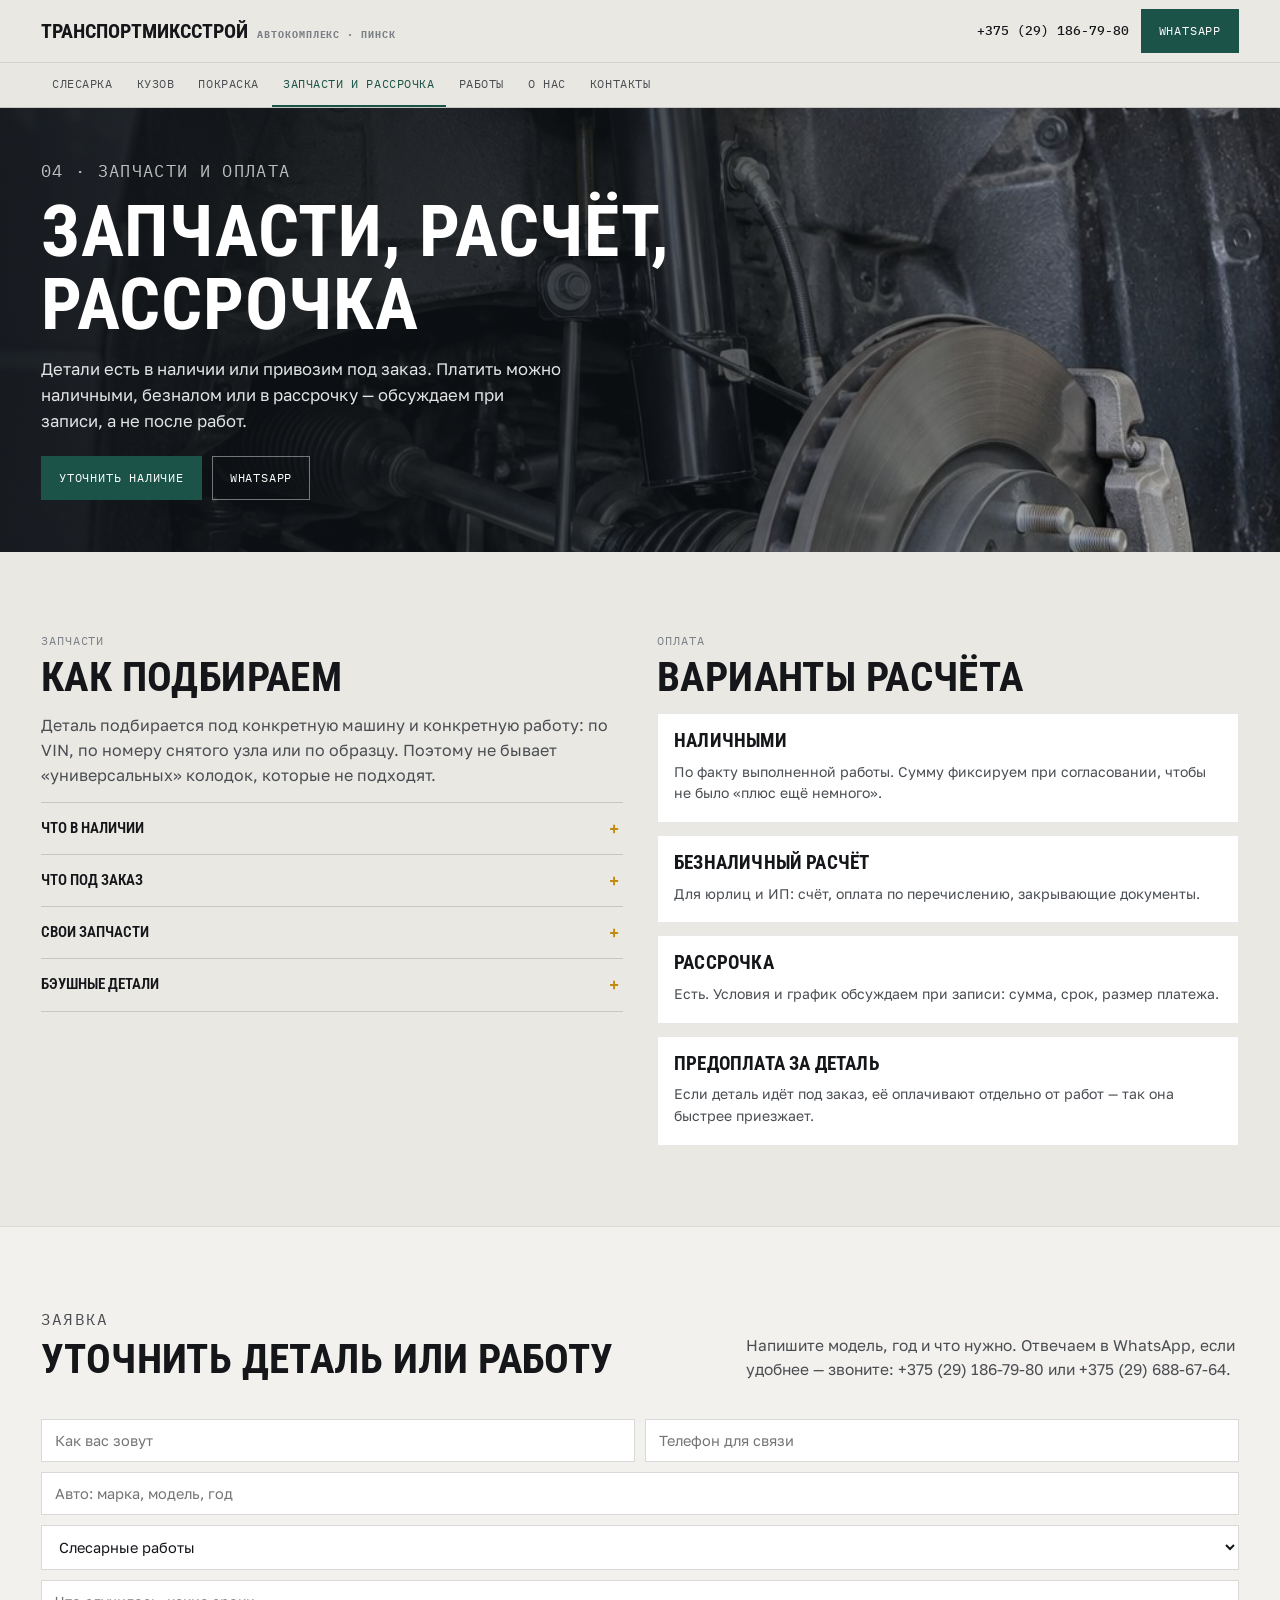
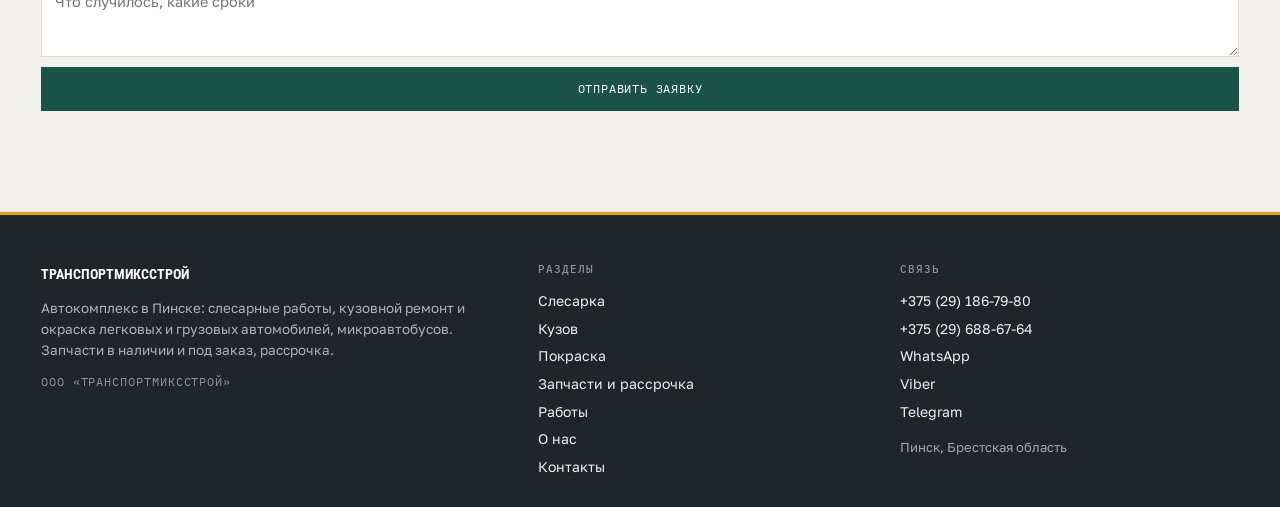
<file: zapchasti.html>
<!doctype html><html lang="ru"><head>
<meta charset="utf-8"><meta name="viewport" content="width=device-width,initial-scale=1">
<title>Запчасти в наличии и под заказ, рассрочка — ТранспортМиксСтрой, Пинск</title><meta name="description" content="Запчасти в наличии и под заказ в Пинске, оплата наличными и безналом, рассрочка. Подбираем детали под конкретный ремонт, свои запчасти тоже принимаем.">
<meta property="og:title" content="Запчасти в наличии и под заказ, рассрочка — ТранспортМиксСтрой, Пинск"><meta property="og:description" content="Запчасти в наличии и под заказ в Пинске, оплата наличными и безналом, рассрочка. Подбираем детали под конкретный ремонт, свои запчасти тоже принимаем.">
<meta property="og:type" content="website"><meta property="og:locale" content="ru_BY">
<link rel="icon" href="assets/img/favicon.svg" type="image/svg+xml">
<link rel="preconnect" href="https://fonts.googleapis.com"><link rel="preconnect" href="https://fonts.gstatic.com" crossorigin>
<link href="https://fonts.googleapis.com/css2?family=Roboto+Condensed:wght@400;700&family=Golos+Text:wght@400;500;600&family=IBM+Plex+Mono:wght@400;500&display=swap" rel="stylesheet">
<style>
:root{--paper:#EAE8E3;--paper2:#F3F1ED;--ink:#14161A;--ink2:#4A4E53;--ink3:#7B8087;
--line:rgba(20,22,26,.16);--line2:rgba(20,22,26,.10);--iron:#20252A;--iron2:#2C3238;
--teal:#1B5348;--lane:#D9A31C;--lane2:#C08B0E;
--f-d:'Roboto Condensed',Arial,sans-serif;--f-t:'Golos Text',Arial,sans-serif;--f-m:'IBM Plex Mono',monospace}
*{box-sizing:border-box}
html{-webkit-text-size-adjust:100%}
body{margin:0;background:var(--paper);color:var(--ink);font-family:var(--f-t);font-size:16px;line-height:1.55;overflow-x:hidden}
img{max-width:100%;display:block}
a{color:inherit;text-decoration:none}
h1,h2,h3{font-family:var(--f-d);text-transform:uppercase;letter-spacing:.01em;line-height:1.02;margin:0}
h1{font-size:clamp(2.1rem,5.6vw,4.6rem);font-weight:700}
h2{font-size:clamp(1.6rem,3.2vw,2.7rem);font-weight:700}
h3{font-size:clamp(1.02rem,1.5vw,1.24rem);font-weight:700;line-height:1.18}
p{margin:0}
.wrap{max-width:1280px;margin-inline:auto;padding-inline:clamp(16px,3.2vw,54px)}
.mono{font-family:var(--f-m);font-size:11.5px;letter-spacing:.08em;text-transform:uppercase;color:var(--ink3)}
.top{position:sticky;top:0;z-index:60;background:rgba(234,232,227,.97);backdrop-filter:blur(8px);border-bottom:1px solid var(--line)}
.top__row{display:flex;align-items:center;gap:12px;min-height:62px;min-width:0}
.brand{display:flex;align-items:baseline;gap:9px;font-family:var(--f-d);font-weight:700;font-size:20px;text-transform:uppercase;min-width:0;overflow:hidden;white-space:nowrap}
.brand b{font-weight:700}
.brand span{font-family:var(--f-m);font-size:9.5px;letter-spacing:.1em;color:var(--ink3);text-transform:uppercase}
.top__sp{flex:1;min-width:6px}
@media (max-width:560px){.brand span{display:none}.brand{font-size:17px}}
.tel{font-family:var(--f-m);font-size:12.5px;font-weight:500;color:var(--ink);white-space:nowrap}
.btn{display:inline-flex;align-items:center;justify-content:center;gap:8px;min-height:44px;padding:0 18px;border:0;cursor:pointer;font-family:var(--f-m);font-size:11.5px;letter-spacing:.07em;text-transform:uppercase;background:var(--ink);color:#fff;transition:.18s}
.btn:hover{background:var(--teal)}
.btn--teal{background:var(--teal)}.btn--teal:hover{background:var(--ink)}
.btn--ghost{background:transparent;color:var(--ink);box-shadow:inset 0 0 0 1px var(--line)}
.btn--ghost:hover{background:#fff;color:var(--ink)}
.burger{display:none;flex-direction:column;justify-content:center;gap:5px;width:42px;height:42px;background:transparent;border:1px solid var(--line);cursor:pointer;padding:0 11px;margin-left:auto}
.burger span{display:block;height:2px;background:var(--ink)}
.navbar{border-top:1px solid var(--line2);background:rgba(234,232,227,.98)}
.navbar__in{display:flex;align-items:center;gap:2px;overflow-x:auto;scrollbar-width:none;-ms-overflow-style:none}
.navbar__in::-webkit-scrollbar{display:none;height:0}
.navbar a{flex:none;font-family:var(--f-m);font-size:11.5px;letter-spacing:.05em;text-transform:uppercase;padding:12px 11px;white-space:nowrap;border-bottom:2px solid transparent;color:var(--ink2)}
.navbar a:hover{color:var(--ink);border-color:var(--lane)}
.navbar a[aria-current="page"]{color:var(--teal);border-color:var(--teal)}
.hero{position:relative;min-height:clamp(500px,72vh,740px);display:flex;align-items:flex-end;color:#fff;overflow:hidden;background:var(--iron)}
.hero__bg{position:absolute;inset:0;width:100%;height:100%;object-fit:cover}
.hero__scrim{position:absolute;inset:0;background:linear-gradient(96deg,rgba(14,18,22,.94) 0%,rgba(14,18,22,.78) 46%,rgba(14,18,22,.16) 100%)}
.hero__in{position:relative;padding:clamp(26px,4vw,58px) 0 clamp(30px,4vw,52px);width:100%}
.hero h1{color:#fff;max-width:20ch;margin:10px 0 16px}
.hero h1 em{font-style:normal;color:var(--lane)}
.hero p{color:rgba(255,255,255,.88);max-width:52ch;font-size:clamp(14.5px,1.3vw,17px)}
.hero .cta{display:flex;flex-wrap:wrap;gap:10px;margin-top:22px}
.hero .btn--ghost{color:#fff;box-shadow:inset 0 0 0 1px rgba(255,255,255,.42)}
.hero .btn--ghost:hover{background:rgba(255,255,255,.12);color:#fff}
.hero .mono{color:rgba(255,255,255,.72)}
.sec{padding:clamp(40px,6.4vw,80px) 0}
.sec--paper2{background:var(--paper2);border-top:1px solid var(--line2);border-bottom:1px solid var(--line2)}
.sec--iron{background:var(--iron);color:#fff}
.sec--iron .mono{color:rgba(255,255,255,.6)}
.sec--iron h2{color:#fff}
.shead{display:grid;grid-template-columns:1.15fr .85fr;gap:clamp(16px,3vw,44px);align-items:end;margin-bottom:clamp(22px,3vw,38px)}
@media (max-width:900px){.shead{grid-template-columns:1fr}}
.shead p{color:var(--ink2);font-size:15.5px}
.sec--iron .shead p{color:rgba(255,255,255,.8)}
.fbar{display:flex;flex-wrap:wrap;gap:8px;margin-top:18px}
.chip{font-family:var(--f-m);font-size:11px;letter-spacing:.05em;text-transform:uppercase;padding:7px 11px;border:1px solid var(--line);color:var(--ink2);background:#fff;cursor:pointer}
.chip[aria-pressed="true"]{background:var(--ink);color:#fff;border-color:var(--ink)}
.shots{display:grid;grid-template-columns:repeat(3,minmax(0,1fr));gap:10px}
@media (max-width:860px){.shots{grid-template-columns:repeat(2,minmax(0,1fr))}}
@media (max-width:520px){.shots{grid-template-columns:1fr}}
.shots figure{margin:0;background:#fff;border:1px solid var(--line2)}
.shots img{width:100%;height:230px;object-fit:cover}
.shots figcaption{font-size:12.5px;color:var(--ink2);padding:9px 11px;border-top:1px solid var(--line2)}
.lead{display:grid;grid-template-columns:1.05fr .95fr;gap:clamp(14px,3vw,32px);align-items:start}
@media (max-width:940px){.lead{grid-template-columns:1fr}}
.lead figure{margin:0}
.lead img{width:100%;height:clamp(240px,32vw,420px);object-fit:cover}
.lead figcaption{font-family:var(--f-m);font-size:10.5px;color:var(--ink3);padding-top:8px;text-transform:uppercase;letter-spacing:.06em}
.acc{border-top:1px solid var(--line)}
.acc details{border-bottom:1px solid var(--line)}
.acc summary{cursor:pointer;padding:14px 30px 14px 0;font-family:var(--f-d);text-transform:uppercase;font-size:15px;font-weight:600;position:relative;list-style:none}
.acc summary::-webkit-details-marker{display:none}
.acc summary::after{content:"+";position:absolute;right:4px;top:11px;font-family:var(--f-m);font-size:17px;color:var(--lane2)}
.acc details[open] summary::after{content:"–"}
.acc p{padding:0 0 16px;color:var(--ink2);font-size:14.5px;max-width:78ch}
.form{display:grid;gap:10px}
.form input,.form select,.form textarea{width:100%;min-width:0;font-family:var(--f-t);font-size:14.5px;padding:12px 13px;border:1px solid var(--line);background:#fff;color:var(--ink)}
.form input:focus,.form select:focus,.form textarea:focus{outline:2px solid var(--teal);outline-offset:1px}
.formrow{display:grid;grid-template-columns:1fr 1fr;gap:10px}
@media (max-width:520px){.formrow{grid-template-columns:1fr}}
.formout{margin:10px 0 0;font-size:13.5px;color:var(--teal)}
.fbar{position:fixed;left:0;right:0;bottom:0;z-index:70;display:none;grid-template-columns:repeat(4,1fr);background:var(--iron);padding:6px;gap:4px}
.fbar a{display:flex;align-items:center;justify-content:center;gap:6px;padding:9px 4px;color:#fff;font-family:var(--f-m);font-size:10.5px;letter-spacing:.04em;border-radius:2px;text-transform:uppercase}
.fbar a.call{background:var(--lane);color:#14161A;font-weight:600}
.fbar a.wa{background:#1F7A5C}.fbar a.vb{background:#5B4BA8}.fbar a.tg{background:#2A6EA8}
@media (max-width:859px){.fbar{display:grid}body{padding-bottom:58px}.top .tel{display:none}.burger{display:flex}}
[hidden]{display:none!important}
footer{background:var(--iron);color:rgba(255,255,255,.8);padding:clamp(28px,4vw,46px) 0 26px;border-top:3px solid var(--lane)}
footer a{color:rgba(255,255,255,.92)}
.fgrid{display:grid;grid-template-columns:1.4fr 1fr 1fr;gap:22px}
@media (max-width:820px){.fgrid{grid-template-columns:1fr}}
.fgrid h4{font-family:var(--f-m);font-size:10.5px;letter-spacing:.1em;text-transform:uppercase;color:rgba(255,255,255,.5);margin:0 0 10px;font-weight:500}
.fgrid a{display:block;font-size:14px;padding:3px 0}
</style>
<link rel="stylesheet" href="assets/css/site.v1.css">
</head><body>
<header class="top">
  <div class="wrap top__row">
    <a class="brand" href="index.html"><b>ТранспортМиксСтрой</b><span>автокомплекс · Пинск</span></a>
    <span class="top__sp"></span>
    <a class="tel" href="tel:+375291867980">+375 (29) 186-79-80</a>
    <a class="btn btn--teal" href="https://wa.me/375291867980" target="_blank" rel="noopener" id="topCta">WhatsApp</a>
    <button class="burger" id="burger" aria-label="Меню" aria-expanded="false" aria-controls="drawer"><span></span><span></span><span></span></button>
  </div>
  <nav class="navbar" aria-label="Страницы сайта"><div class="wrap navbar__in"><a href="slesarka.html">Слесарка</a><a href="kuzov.html">Кузов</a><a href="pokraska.html">Покраска</a><a href="zapchasti.html" aria-current="page">Запчасти и рассрочка</a><a href="raboty.html">Работы</a><a href="o-kompanii.html">О нас</a><a href="kontakty.html">Контакты</a></div></nav>
</header>
<div class="drawer" id="drawer" hidden role="dialog" aria-modal="true" aria-label="Меню">
  <div class="drawer__bg" data-close></div>
  <div class="drawer__inner">
    <div class="drawer__top"><span class="mono">Меню</span><button class="drawer__close" id="drawerClose" aria-label="Закрыть">×</button></div>
    <nav class="drawer__nav"><a class="dl" href="slesarka.html">Слесарка</a><a class="dl" href="kuzov.html">Кузов</a><a class="dl" href="pokraska.html">Покраска</a><a class="dl" href="zapchasti.html">Запчасти и рассрочка</a><a class="dl" href="raboty.html">Работы</a><a class="dl" href="o-kompanii.html">О нас</a><a class="dl" href="kontakty.html">Контакты</a><a class="dl" href="politika.html">Политика</a></nav>
    <div class="drawer__foot"><a class="btn btn--teal" href="tel:+375291867980">Позвонить +375 (29) 186-79-80</a><a class="btn btn--ghost" href="https://wa.me/375291867980" target="_blank" rel="noopener">WhatsApp</a></div>
  </div>
</div>

<main>
<section class="hero" style="min-height:clamp(360px,44vh,470px)">
  <img class="hero__bg" src="assets/img/susp.jpg" alt="Запчасти и ремонт ходовой части">
  <div class="hero__scrim"></div>
  <div class="hero__in"><div class="wrap">
    <p class="mono">04 · Запчасти и оплата</p>
    <h1>Запчасти, расчёт,<br>рассрочка</h1>
    <p>Детали есть в наличии или привозим под заказ. Платить можно наличными, безналом или в рассрочку — обсуждаем при записи, а не после работ.</p>
    <div class="cta"><a class="btn btn--teal" href="tel:+375291867980">Уточнить наличие</a><a class="btn btn--ghost" href="https://wa.me/375291867980" target="_blank" rel="noopener">WhatsApp</a></div>
  </div></div>
</section>
<section class="sec"><div class="wrap two">
  <div><p class="mono" style="margin-bottom:8px">Запчасти</p><h2 style="margin-bottom:14px">Как подбираем</h2>
  <p style="color:var(--ink2);margin-bottom:14px">Деталь подбирается под конкретную машину и конкретную работу: по VIN, по номеру снятого узла или по образцу. Поэтому не бывает «универсальных» колодок, которые не подходят.</p>
  <div class="acc"><details><summary>Что в наличии</summary><p>Расходники и ходовые детали для популярных моделей: фильтры, колодки, ремни, шаровые, стойки, сайлентблоки. Наличие уточняйте по телефону — оно меняется.</p></details><details><summary>Что под заказ</summary><p>Кузовные элементы, арки, пороги, редкие агрегаты, детали для грузовых. Срок называем сразу, без «перезвоним завтра» на неделю.</p></details><details><summary>Свои запчасти</summary><p>Принимаем. Тогда гарантия распространяется на работу, а не на деталь: если причина в привезённой запчасти, переделка будет платной.</p></details><details><summary>Бэушные детали</summary><p>Иногда это единственный вариант для старых машин. Ставим, если состояние нормальное — и говорим об этом прямо.</p></details></div></div>
  <div><p class="mono" style="margin-bottom:8px">Оплата</p><h2 style="margin-bottom:14px">Варианты расчёта</h2>
  <div class="cards" style="grid-template-columns:1fr">
    <div class="card"><h3>Наличными</h3><p>По факту выполненной работы. Сумму фиксируем при согласовании, чтобы не было «плюс ещё немного».</p></div>
    <div class="card"><h3>Безналичный расчёт</h3><p>Для юрлиц и ИП: счёт, оплата по перечислению, закрывающие документы.</p></div>
    <div class="card"><h3>Рассрочка</h3><p>Есть. Условия и график обсуждаем при записи: сумма, срок, размер платежа.</p></div>
    <div class="card"><h3>Предоплата за деталь</h3><p>Если деталь идёт под заказ, её оплачивают отдельно от работ — так она быстрее приезжает.</p></div>
  </div></div>
</div></section>
<section class="sec sec--paper2"><div class="wrap"><div class="shead"><div><p class="mono" style="margin-bottom:8px">Заявка</p><h2>Уточнить деталь или работу</h2></div><p>Напишите модель, год и что нужно. Отвечаем в WhatsApp, если удобнее — звоните: +375 (29) 186-79-80 или +375 (29) 688-67-64.</p></div><form class="form" id="z-form"><div class="formrow"><input id="z-name" placeholder="Как вас зовут" required><input id="z-tel" placeholder="Телефон для связи" inputmode="tel" required></div><input id="z-car" placeholder="Авто: марка, модель, год"><select id="z-what"><option>Слесарные работы</option><option>Кузовной ремонт</option><option>Покраска</option><option>Запчасти</option><option>Не знаю, нужна диагностика</option></select><textarea id="z-note" rows="3" placeholder="Что случилось, какие сроки"></textarea><button class="btn btn--teal" type="submit">Отправить заявку</button><p class="formout" id="z-out"></p></form></div></section>
</main><footer><div class="wrap fgrid">
<div><a class="brand" href="index.html" style="color:#fff"><b>ТранспортМиксСтрой</b></a>
<p style="margin:10px 0 0;font-size:13.5px;color:rgba(255,255,255,.65)">Автокомплекс в Пинске: слесарные работы, кузовной ремонт и окраска легковых и грузовых автомобилей, микроавтобусов. Запчасти в наличии и под заказ, рассрочка.</p>
<p class="mono" style="margin:12px 0 0;color:rgba(255,255,255,.5)">ООО «ТранспортМиксСтрой»</p></div>
<div><h4>Разделы</h4><a href="slesarka.html">Слесарка</a><a href="kuzov.html">Кузов</a><a href="pokraska.html">Покраска</a><a href="zapchasti.html">Запчасти и рассрочка</a><a href="raboty.html">Работы</a><a href="o-kompanii.html">О нас</a><a href="kontakty.html">Контакты</a></div>
<div><h4>Связь</h4><a href="tel:+375291867980">+375 (29) 186-79-80</a><a href="tel:+375296886764">+375 (29) 688-67-64</a><a href="https://wa.me/375291867980" target="_blank" rel="noopener">WhatsApp</a><a href="viber://chat?number=%2B375291867980">Viber</a><a href="https://t.me/+375291867980">Telegram</a>
<p style="margin:12px 0 0;font-size:13px;color:rgba(255,255,255,.6)">Пинск, Брестская область</p></div>
</div></footer>
<div class="fbar"><a class="call" href="tel:+375291867980">Позвонить</a><a class="wa" href="https://wa.me/375291867980" target="_blank" rel="noopener">WhatsApp</a><a class="vb" href="viber://chat?number=%2B375291867980">Viber</a><a class="tg" href="https://t.me/+375291867980">Telegram</a></div>
<script src="assets/js/main.v1.js"></script>
</body></html>
</file>
<file: assets/css/site.v1.css>
:root{--paper:#EAE8E3;--paper2:#F3F1ED;--ink:#14161A;--ink2:#4A4E53;--ink3:#7B8087;
--line:rgba(20,22,26,.16);--line2:rgba(20,22,26,.10);--iron:#20252A;--iron2:#2C3238;
--teal:#1B5348;--lane:#D9A31C;--lane2:#C08B0E;
--f-d:'Roboto Condensed',Arial,sans-serif;--f-t:'Golos Text',Arial,sans-serif;--f-m:'IBM Plex Mono',monospace}
*{box-sizing:border-box}
html{-webkit-text-size-adjust:100%}
body{margin:0;background:var(--paper);color:var(--ink);font-family:var(--f-t);font-size:16px;line-height:1.55;overflow-x:hidden}
img{max-width:100%;display:block}
a{color:inherit;text-decoration:none}
h1,h2,h3{font-family:var(--f-d);text-transform:uppercase;letter-spacing:.01em;line-height:1.02;margin:0}
h1{font-size:clamp(2.1rem,5.6vw,4.6rem);font-weight:700}
h2{font-size:clamp(1.6rem,3.2vw,2.7rem);font-weight:700}
h3{font-size:clamp(1.02rem,1.5vw,1.24rem);font-weight:700;line-height:1.18}
p{margin:0}
.wrap{max-width:1280px;margin-inline:auto;padding-inline:clamp(16px,3.2vw,54px)}
.mono{font-family:var(--f-m);font-size:11.5px;letter-spacing:.08em;text-transform:uppercase;color:var(--ink3)}
.top{position:sticky;top:0;z-index:60;background:rgba(234,232,227,.97);backdrop-filter:blur(8px);border-bottom:1px solid var(--line)}
.top__row{display:flex;align-items:center;gap:12px;min-height:62px;min-width:0}
.brand{display:flex;align-items:baseline;gap:9px;font-family:var(--f-d);font-weight:700;font-size:20px;text-transform:uppercase;min-width:0;overflow:hidden;white-space:nowrap}
.brand b{font-weight:700}
.brand span{font-family:var(--f-m);font-size:9.5px;letter-spacing:.1em;color:var(--ink3);text-transform:uppercase}
.top__sp{flex:1;min-width:6px}
@media (max-width:560px){.brand span{display:none}.brand{font-size:17px}}
.tel{font-family:var(--f-m);font-size:12.5px;font-weight:500;color:var(--ink);white-space:nowrap}
.btn{display:inline-flex;align-items:center;justify-content:center;gap:8px;min-height:44px;padding:0 18px;border:0;cursor:pointer;font-family:var(--f-m);font-size:11.5px;letter-spacing:.07em;text-transform:uppercase;background:var(--ink);color:#fff;transition:.18s}
.btn:hover{background:var(--teal)}
.btn--teal{background:var(--teal)}.btn--teal:hover{background:var(--ink)}
.btn--ghost{background:transparent;color:var(--ink);box-shadow:inset 0 0 0 1px var(--line)}
.btn--ghost:hover{background:#fff;color:var(--ink)}
.burger{display:none;flex-direction:column;justify-content:center;gap:5px;width:42px;height:42px;background:transparent;border:1px solid var(--line);cursor:pointer;padding:0 11px;margin-left:auto}
.burger span{display:block;height:2px;background:var(--ink)}
.navbar{border-top:1px solid var(--line2);background:rgba(234,232,227,.98)}
.navbar__in{display:flex;align-items:center;gap:2px;overflow-x:auto;scrollbar-width:none;-ms-overflow-style:none}
.navbar__in::-webkit-scrollbar{display:none;height:0}
.navbar a{flex:none;font-family:var(--f-m);font-size:11.5px;letter-spacing:.05em;text-transform:uppercase;padding:12px 11px;white-space:nowrap;border-bottom:2px solid transparent;color:var(--ink2)}
.navbar a:hover{color:var(--ink);border-color:var(--lane)}
.navbar a[aria-current="page"]{color:var(--teal);border-color:var(--teal)}
.hero{position:relative;min-height:clamp(500px,72vh,740px);display:flex;align-items:flex-end;color:#fff;overflow:hidden;background:var(--iron)}
.hero__bg{position:absolute;inset:0;width:100%;height:100%;object-fit:cover}
.hero__scrim{position:absolute;inset:0;background:linear-gradient(96deg,rgba(14,18,22,.94) 0%,rgba(14,18,22,.78) 46%,rgba(14,18,22,.16) 100%)}
.hero__in{position:relative;padding:clamp(26px,4vw,58px) 0 clamp(30px,4vw,52px);width:100%}
.hero h1{color:#fff;max-width:20ch;margin:10px 0 16px}
.hero h1 em{font-style:normal;color:var(--lane)}
.hero p{color:rgba(255,255,255,.88);max-width:52ch;font-size:clamp(14.5px,1.3vw,17px)}
.hero .cta{display:flex;flex-wrap:wrap;gap:10px;margin-top:22px}
.hero .btn--ghost{color:#fff;box-shadow:inset 0 0 0 1px rgba(255,255,255,.42)}
.hero .btn--ghost:hover{background:rgba(255,255,255,.12);color:#fff}
.hero .mono{color:rgba(255,255,255,.72)}
.sec{padding:clamp(40px,6.4vw,80px) 0}
.sec--paper2{background:var(--paper2);border-top:1px solid var(--line2);border-bottom:1px solid var(--line2)}
.sec--iron{background:var(--iron);color:#fff}
.sec--iron .mono{color:rgba(255,255,255,.6)}
.sec--iron h2{color:#fff}
.shead{display:grid;grid-template-columns:1.15fr .85fr;gap:clamp(16px,3vw,44px);align-items:end;margin-bottom:clamp(22px,3vw,38px)}
@media (max-width:900px){.shead{grid-template-columns:1fr}}
.shead p{color:var(--ink2);font-size:15.5px}
.sec--iron .shead p{color:rgba(255,255,255,.8)}
.fbar{display:flex;flex-wrap:wrap;gap:8px;margin-top:18px}
.chip{font-family:var(--f-m);font-size:11px;letter-spacing:.05em;text-transform:uppercase;padding:7px 11px;border:1px solid var(--line);color:var(--ink2);background:#fff;cursor:pointer}
.chip[aria-pressed="true"]{background:var(--ink);color:#fff;border-color:var(--ink)}
.shots{display:grid;grid-template-columns:repeat(3,minmax(0,1fr));gap:10px}
@media (max-width:860px){.shots{grid-template-columns:repeat(2,minmax(0,1fr))}}
@media (max-width:520px){.shots{grid-template-columns:1fr}}
.shots figure{margin:0;background:#fff;border:1px solid var(--line2)}
.shots img{width:100%;height:230px;object-fit:cover}
.shots figcaption{font-size:12.5px;color:var(--ink2);padding:9px 11px;border-top:1px solid var(--line2)}
.lead{display:grid;grid-template-columns:1.05fr .95fr;gap:clamp(14px,3vw,32px);align-items:start}
@media (max-width:940px){.lead{grid-template-columns:1fr}}
.lead figure{margin:0}
.lead img{width:100%;height:clamp(240px,32vw,420px);object-fit:cover}
.lead figcaption{font-family:var(--f-m);font-size:10.5px;color:var(--ink3);padding-top:8px;text-transform:uppercase;letter-spacing:.06em}
.acc{border-top:1px solid var(--line)}
.acc details{border-bottom:1px solid var(--line)}
.acc summary{cursor:pointer;padding:14px 30px 14px 0;font-family:var(--f-d);text-transform:uppercase;font-size:15px;font-weight:600;position:relative;list-style:none}
.acc summary::-webkit-details-marker{display:none}
.acc summary::after{content:"+";position:absolute;right:4px;top:11px;font-family:var(--f-m);font-size:17px;color:var(--lane2)}
.acc details[open] summary::after{content:"–"}
.acc p{padding:0 0 16px;color:var(--ink2);font-size:14.5px;max-width:78ch}
.form{display:grid;gap:10px}
.form input,.form select,.form textarea{width:100%;min-width:0;font-family:var(--f-t);font-size:14.5px;padding:12px 13px;border:1px solid var(--line);background:#fff;color:var(--ink)}
.form input:focus,.form select:focus,.form textarea:focus{outline:2px solid var(--teal);outline-offset:1px}
.formrow{display:grid;grid-template-columns:1fr 1fr;gap:10px}
@media (max-width:520px){.formrow{grid-template-columns:1fr}}
.formout{margin:10px 0 0;font-size:13.5px;color:var(--teal)}
.fbar{position:fixed;left:0;right:0;bottom:0;z-index:70;display:none;grid-template-columns:repeat(4,1fr);background:var(--iron);padding:6px;gap:4px}
.fbar a{display:flex;align-items:center;justify-content:center;gap:6px;padding:9px 4px;color:#fff;font-family:var(--f-m);font-size:10.5px;letter-spacing:.04em;border-radius:2px;text-transform:uppercase}
.fbar a.call{background:var(--lane);color:#14161A;font-weight:600}
.fbar a.wa{background:#1F7A5C}.fbar a.vb{background:#5B4BA8}.fbar a.tg{background:#2A6EA8}
@media (max-width:859px){.fbar{display:grid}body{padding-bottom:58px}.top .tel{display:none}.burger{display:flex}}
[hidden]{display:none!important}
footer{background:var(--iron);color:rgba(255,255,255,.8);padding:clamp(28px,4vw,46px) 0 26px;border-top:3px solid var(--lane)}
footer a{color:rgba(255,255,255,.92)}
.fgrid{display:grid;grid-template-columns:1.4fr 1fr 1fr;gap:22px}
@media (max-width:820px){.fgrid{grid-template-columns:1fr}}
.fgrid h4{font-family:var(--f-m);font-size:10.5px;letter-spacing:.1em;text-transform:uppercase;color:rgba(255,255,255,.5);margin:0 0 10px;font-weight:500}
.fgrid a{display:block;font-size:14px;padding:3px 0}

#topCta{display:inline-flex}
@media (max-width:859px){#topCta{display:none}}
.needchips{display:flex;flex-wrap:wrap;gap:6px}
.strip{display:flex;flex-wrap:wrap;gap:0;background:var(--lane);color:#14161A;border-top:2px solid #14161A;border-bottom:2px solid #14161A}
.strip span{font-family:var(--f-m);font-size:11px;letter-spacing:.07em;text-transform:uppercase;padding:9px 16px;border-right:1px solid rgba(20,22,26,.28);white-space:nowrap}
.strip span:last-child{border-right:0}
.drawer{position:fixed;inset:0;z-index:90}
.drawer__bg{position:absolute;inset:0;background:rgba(10,12,14,.62)}
.drawer__inner{position:relative;margin-left:auto;width:min(400px,100%);height:100%;background:var(--paper);display:flex;flex-direction:column;padding:18px;overflow-y:auto}
.drawer__top{display:flex;align-items:center;justify-content:space-between;margin-bottom:14px}
.drawer__close{width:40px;height:40px;border:1px solid var(--line);background:transparent;font-size:24px;line-height:1;cursor:pointer;color:var(--ink)}
.drawer__nav{display:flex;flex-direction:column}
.drawer__nav .dl{font-family:var(--f-d);text-transform:uppercase;font-size:17px;padding:13px 0;border-bottom:1px solid var(--line2)}
.drawer__foot{margin-top:auto;display:grid;gap:8px;padding-top:18px}
body.is-locked{overflow:hidden}
.naryad{border:1px solid var(--ink);background:#fff}
.naryad__head{display:flex;justify-content:space-between;align-items:center;gap:10px;padding:12px 14px;background:var(--ink);color:#fff;font-family:var(--f-m);font-size:11px;letter-spacing:.08em;text-transform:uppercase}
.naryad__body{display:grid}
.nrow{display:flex;align-items:baseline;gap:10px;padding:10px 14px;border-top:1px solid var(--line2);font-size:14px}
.nrow:first-child{border-top:0}
.nrow b{font-family:var(--f-m);font-size:10.5px;letter-spacing:.07em;text-transform:uppercase;color:var(--ink3);font-weight:500;flex:none;width:112px}
.nrow span{flex:1;min-width:0;border-bottom:1px dotted var(--line);padding-bottom:2px}
.naryad__out{padding:12px 14px;border-top:2px solid var(--ink);font-size:14px;color:var(--ink)}
.naryad__out ul{margin:8px 0 0;padding-left:16px;color:var(--ink2)}
.naryad__out li{padding:2px 0}
.cards{display:grid;grid-template-columns:repeat(3,minmax(0,1fr));gap:12px}
@media (max-width:900px){.cards{grid-template-columns:1fr 1fr}}
@media (max-width:600px){.cards{grid-template-columns:1fr}}
.card{background:#fff;border:1px solid var(--line2);padding:16px 16px 18px;position:relative}
.card h3{margin-bottom:8px}
.card p{font-size:14px;color:var(--ink2)}
.card .num{position:absolute;right:12px;top:10px;font-family:var(--f-m);font-size:11px;color:var(--ink3)}
.sym{display:grid;grid-template-columns:.95fr 1.05fr;gap:clamp(14px,3vw,30px);align-items:start}
@media (max-width:880px){.sym{grid-template-columns:1fr}}
.sym__list{display:grid;gap:6px}
.sym__btn{text-align:left;padding:12px 14px;border:1px solid var(--line);background:#fff;cursor:pointer;font-family:var(--f-t);font-size:14.5px;display:flex;gap:10px;align-items:baseline}
.sym__btn i{font-family:var(--f-m);font-size:10.5px;color:var(--ink3);font-style:normal;flex:none}
.sym__btn[aria-pressed="true"]{border-color:var(--ink);background:var(--ink);color:#fff}
.sym__btn[aria-pressed="true"] i{color:rgba(255,255,255,.6)}
.panel{background:#fff;border:1px solid var(--line2);padding:clamp(16px,2.4vw,24px)}
.panel h3{margin-bottom:10px}
.panel p{color:var(--ink2);font-size:14.5px}
.panel ul{margin:12px 0 0;padding-left:16px;color:var(--ink2);font-size:14.5px}
.panel li{padding:3px 0}
.two{display:grid;grid-template-columns:1fr 1fr;gap:clamp(14px,3vw,34px);align-items:start}
@media (max-width:880px){.two{grid-template-columns:1fr}}
.facts{display:grid;gap:0;border-top:1px solid var(--line)}
.facts div{display:flex;justify-content:space-between;gap:14px;padding:11px 0;border-bottom:1px solid var(--line);font-size:14.5px}
.facts b{font-family:var(--f-m);font-size:10.5px;letter-spacing:.07em;text-transform:uppercase;color:var(--ink3);font-weight:500}
.cta-band{background:var(--teal);color:#fff;padding:clamp(28px,4vw,50px) 0}
.cta-band h2{color:#fff;max-width:26ch}
.cta-band .cta{display:flex;flex-wrap:wrap;gap:10px;margin-top:18px}
.cta-band .btn{background:var(--lane);color:#14161A}
.cta-band .btn:hover{background:#fff}
.cta-band .btn--ghost{background:transparent;color:#fff;box-shadow:inset 0 0 0 1px rgba(255,255,255,.5)}
.cta-band .btn--ghost:hover{background:rgba(255,255,255,.14);color:#fff}
</file>
